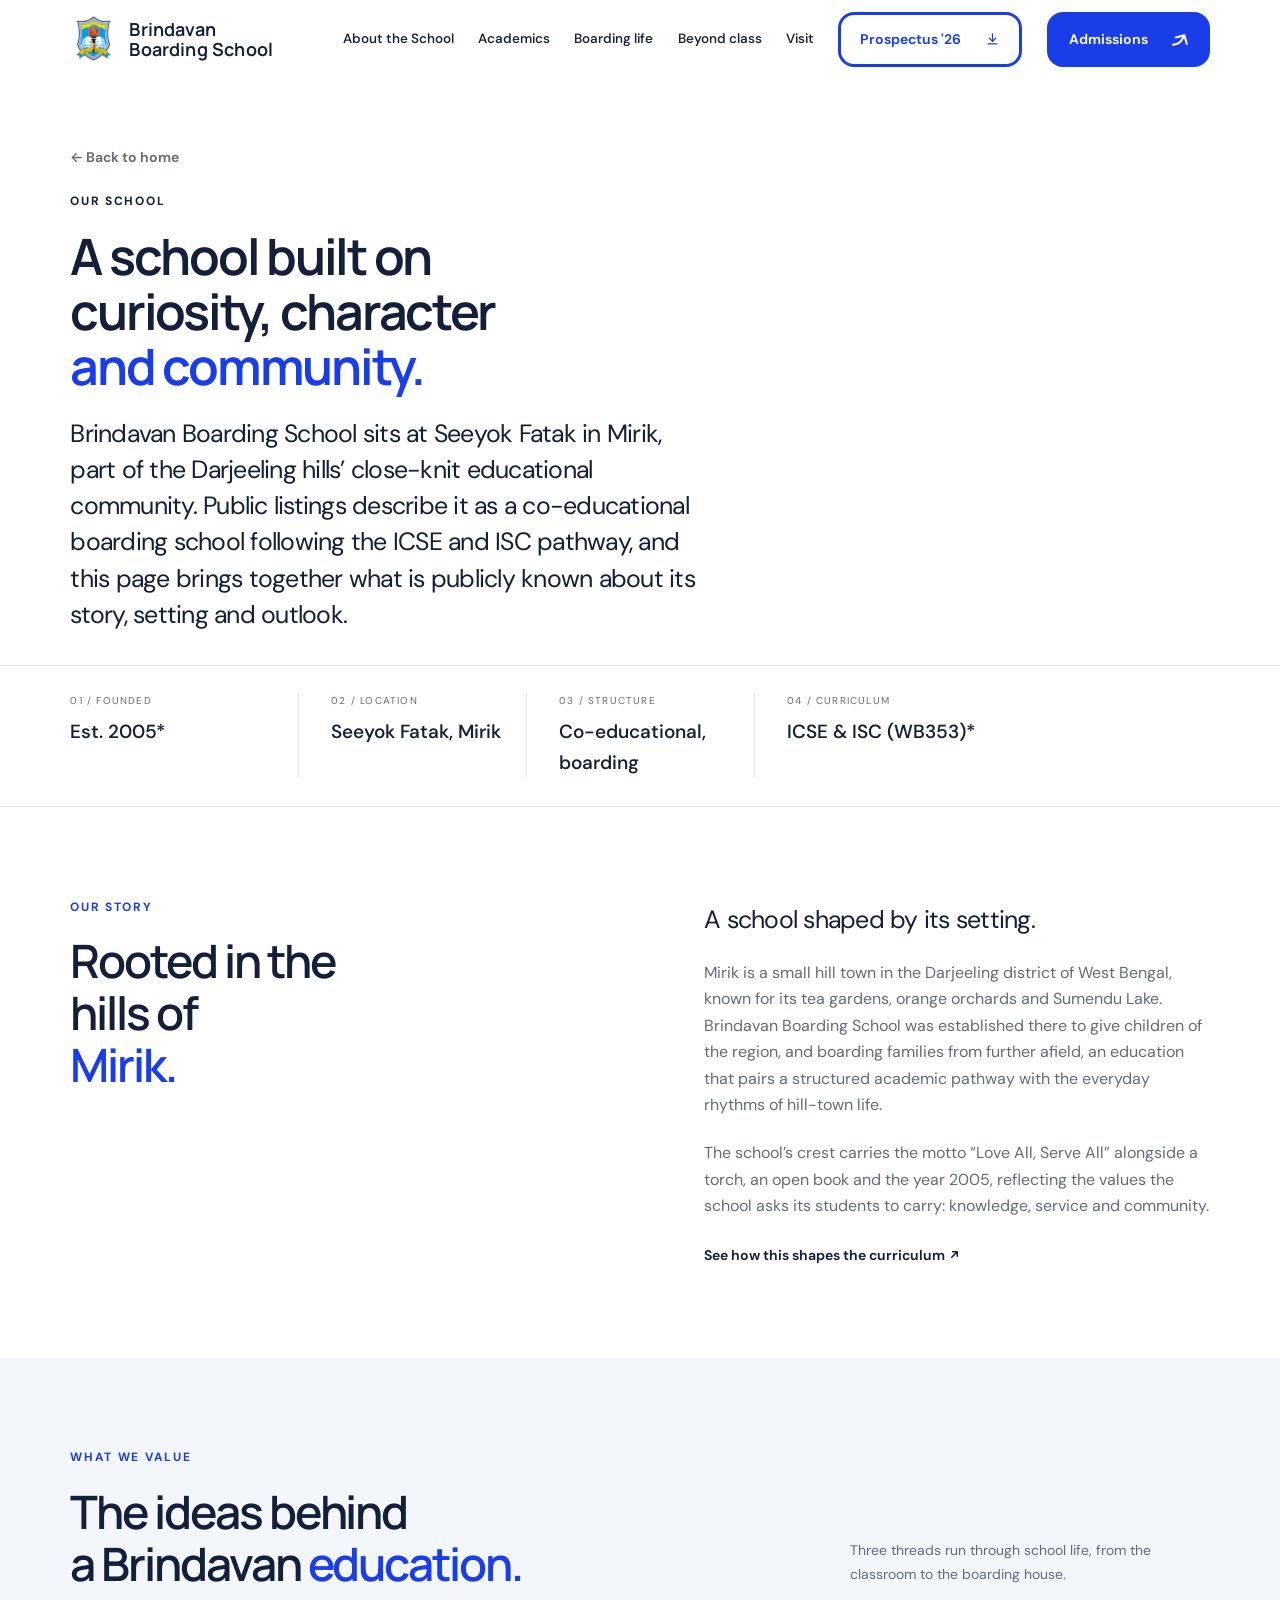
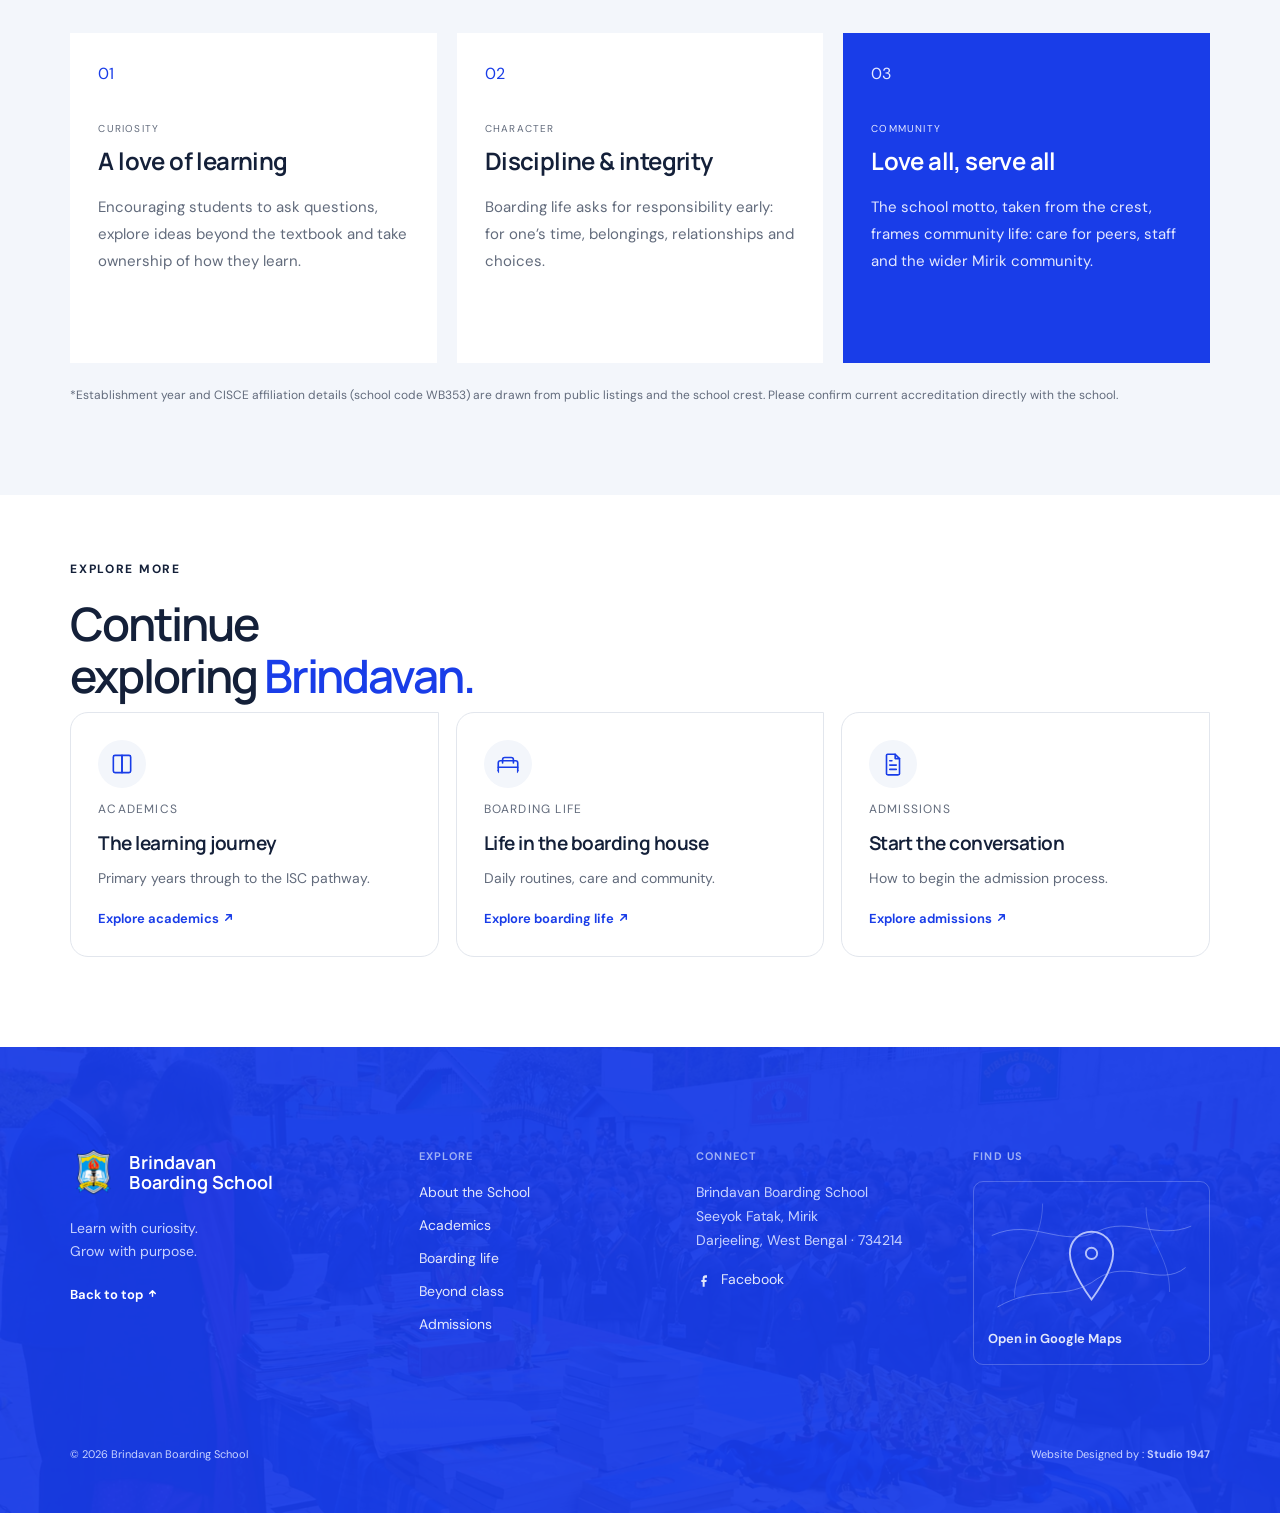
<file: about.html>
<!doctype html><html lang="en"><head><meta charset="utf-8"><meta name="viewport" content="width=device-width, initial-scale=1"><title>About Brindavan Boarding School | Mirik</title><meta name="description" content="The story, setting and values behind Brindavan Boarding School in Seeyok Fatak, Mirik, Darjeeling."><meta property="og:title" content="About Brindavan Boarding School"><meta property="og:description" content="Rooted in the hills of Mirik: the story and values behind the school."><meta property="og:type" content="website"><meta name="twitter:card" content="summary"><link rel="icon" type="image/png" href="/logo.png"><link rel="stylesheet" href="/style.css"></head><body><a class="skip" href="#main">Skip to content</a><header><a class="brand" href="index.html" aria-label="Brindavan Boarding School home"><img class="logo" src="/logo.png" alt="Brindavan Boarding School crest"><span class="brand-name">Brindavan<span>Boarding School</span></span></a><button class="menu" aria-label="Open navigation" aria-expanded="false">Menu ☰</button><nav aria-label="Main navigation"><a href="about.html">About the School</a><a href="academics.html">Academics</a><a href="boarding.html">Boarding life</a><a href="life.html">Beyond class</a><a href="visit.html">Visit</a><button type="button" class="button outline small" data-open-prospectus>Prospectus '26 <svg width="15" height="15" viewBox="0 0 24 24" fill="none" stroke="currentColor" stroke-width="2" stroke-linecap="round" stroke-linejoin="round" aria-hidden="true"><path d="M12 3v12"/><path d="M7 10l5 5 5-5"/><path d="M5 19h14"/></svg></button><a class="button small" href="admissions.html">Admissions <span><svg class="swoosh-arrow" viewBox="0 0 36 26" fill="none" xmlns="http://www.w3.org/2000/svg" aria-hidden="true"><path d="M22.5084 11.7141L24.4576 12.8395L24.4576 12.8395L22.5084 11.7141ZM30.1455 1.66941C29.8238 0.468672 28.5896 -0.243902 27.3889 0.0778282L7.82173 5.32073C6.62099 5.64246 5.90842 6.87667 6.23015 8.0774C6.55188 9.27814 7.78608 9.99071 8.98682 9.66898L26.3798 5.00862L31.0402 22.4016C31.3619 23.6024 32.5961 24.3149 33.7968 23.9932C34.9976 23.6715 35.7102 22.4373 35.3884 21.2365L30.1455 1.66941ZM2.25098 21.1588C1.00788 21.1588 0.000159502 22.1665 0.000159502 23.4096C0.000159502 24.6527 1.00788 25.6604 2.25098 25.6604V23.4096V21.1588ZM22.5084 11.7141L24.4576 12.8395L29.9207 3.37737L27.9714 2.25195L26.0221 1.12654L20.5591 10.5887L22.5084 11.7141ZM22.5084 11.7141L20.5591 10.5887C16.7827 17.1295 9.80371 21.1588 2.25098 21.1588V23.4096V25.6604C11.412 25.6604 19.8771 20.7731 24.4576 12.8395L22.5084 11.7141Z" fill="currentColor"/></svg></span></a></nav></header><main id="main">
<section class="section page-intro"><a class="text-link" href="index.html"><span class="back-arrow">←</span> Back to home</a><p class="eyebrow">OUR SCHOOL</p><h1>A school built on<br>curiosity, character<br><em>and community.</em></h1><p class="lead">Brindavan Boarding School sits at Seeyok Fatak in Mirik, part of the Darjeeling hills’ close-knit educational community. Public listings describe it as a co-educational boarding school following the ICSE and ISC pathway, and this page brings together what is publicly known about its story, setting and outlook.</p></section>
<div class="facts"><div><span>01 / FOUNDED</span><strong>Est. 2005*</strong></div><div><span>02 / LOCATION</span><strong>Seeyok Fatak, Mirik</strong></div><div><span>03 / STRUCTURE</span><strong>Co-educational, boarding</strong></div><div><span>04 / CURRICULUM</span><strong>ICSE & ISC (WB353)*</strong></div></div>
<section class="section about"><div><p class="eyebrow">OUR STORY</p><h2>Rooted in the<br>hills of<br><em>Mirik.</em></h2></div><div class="about-copy"><p class="lead">A school shaped by its setting.</p><p>Mirik is a small hill town in the Darjeeling district of West Bengal, known for its tea gardens, orange orchards and Sumendu Lake. Brindavan Boarding School was established there to give children of the region, and boarding families from further afield, an education that pairs a structured academic pathway with the everyday rhythms of hill-town life.</p><p>The school’s crest carries the motto “Love All, Serve All” alongside a torch, an open book and the year 2005, reflecting the values the school asks its students to carry: knowledge, service and community.</p><a href="academics.html" class="text-link">See how this shapes the curriculum <svg class="icon-arrow" width="13" height="13" viewBox="0 0 14 14" fill="none" xmlns="http://www.w3.org/2000/svg" aria-hidden="true"><path d="M4 10L10 4M10 4H5M10 4V9" stroke="currentColor" stroke-width="1.6" stroke-linecap="round" stroke-linejoin="round"/></svg></a></div></section>
<section class="section academics"><div class="section-heading"><div><p class="eyebrow">WHAT WE VALUE</p><h2>The ideas behind<br>a Brindavan <em>education.</em></h2></div><p>Three threads run through school life, from the classroom to the boarding house.</p></div><div class="academic-grid"><article><span class="card-number">01</span><span class="stage">CURIOSITY</span><h3>A love of learning</h3><p>Encouraging students to ask questions, explore ideas beyond the textbook and take ownership of how they learn.</p></article><article><span class="card-number">02</span><span class="stage">CHARACTER</span><h3>Discipline & integrity</h3><p>Boarding life asks for responsibility early: for one’s time, belongings, relationships and choices.</p></article><article class="blue-card"><span class="card-number">03</span><span class="stage">COMMUNITY</span><h3>Love all, serve all</h3><p>The school motto, taken from the crest, frames community life: care for peers, staff and the wider Mirik community.</p></article></div><p class="footnote">*Establishment year and CISCE affiliation details (school code WB353) are drawn from public listings and the school crest. Please confirm current accreditation directly with the school.</p></section>
<section class="section page-intro"><p class="eyebrow">EXPLORE MORE</p><h2>Continue<br>exploring <em>Brindavan.</em></h2></section>
<section class="section" style="padding-top:0"><div class="quick-links"><a href="academics.html"><svg class="qlink-icon" viewBox="0 0 24 24" fill="none" xmlns="http://www.w3.org/2000/svg" stroke="currentColor" stroke-width="1.5" stroke-linecap="round" stroke-linejoin="round" aria-hidden="true"><path d="M4 5.5C4 4.7 4.7 4 5.5 4H12v16H5.5C4.7 20 4 19.3 4 18.5v-13Z"/><path d="M20 5.5c0-.8-.7-1.5-1.5-1.5H12v16h6.5c.8 0 1.5-.7 1.5-1.5v-13Z"/></svg><span>ACADEMICS</span><h3>The learning journey</h3><p>Primary years through to the ISC pathway.</p><em>Explore academics <svg class="icon-arrow" width="13" height="13" viewBox="0 0 14 14" fill="none" xmlns="http://www.w3.org/2000/svg" aria-hidden="true"><path d="M4 10L10 4M10 4H5M10 4V9" stroke="currentColor" stroke-width="1.6" stroke-linecap="round" stroke-linejoin="round"/></svg></em></a><a href="boarding.html"><svg class="qlink-icon" viewBox="0 0 24 24" fill="none" xmlns="http://www.w3.org/2000/svg" stroke="currentColor" stroke-width="1.5" stroke-linecap="round" stroke-linejoin="round" aria-hidden="true"><path d="M3 18v-7a2 2 0 0 1 2-2h14a2 2 0 0 1 2 2v7"/><path d="M3 15h18"/><path d="M7 11V8a2 2 0 0 1 2-2h6a2 2 0 0 1 2 2v3"/><path d="M3 18v2M21 18v2"/></svg><span>BOARDING LIFE</span><h3>Life in the boarding house</h3><p>Daily routines, care and community.</p><em>Explore boarding life <svg class="icon-arrow" width="13" height="13" viewBox="0 0 14 14" fill="none" xmlns="http://www.w3.org/2000/svg" aria-hidden="true"><path d="M4 10L10 4M10 4H5M10 4V9" stroke="currentColor" stroke-width="1.6" stroke-linecap="round" stroke-linejoin="round"/></svg></em></a><a href="admissions.html"><svg class="qlink-icon" viewBox="0 0 24 24" fill="none" xmlns="http://www.w3.org/2000/svg" stroke="currentColor" stroke-width="1.5" stroke-linecap="round" stroke-linejoin="round" aria-hidden="true"><path d="M7 3h7l4 4v14a1 1 0 0 1-1 1H7a1 1 0 0 1-1-1V4a1 1 0 0 1 1-1Z"/><path d="M14 3v4h4"/><path d="M9 13h6M9 17h6M9 9h2"/></svg><span>ADMISSIONS</span><h3>Start the conversation</h3><p>How to begin the admission process.</p><em>Explore admissions <svg class="icon-arrow" width="13" height="13" viewBox="0 0 14 14" fill="none" xmlns="http://www.w3.org/2000/svg" aria-hidden="true"><path d="M4 10L10 4M10 4H5M10 4V9" stroke="currentColor" stroke-width="1.6" stroke-linecap="round" stroke-linejoin="round"/></svg></em></a></div></section>
</main><footer><div class="footer-top"><div class="footer-brand"><a class="brand" href="index.html"><img class="logo" src="/logo.png" alt="Brindavan Boarding School crest"><span class="brand-name">Brindavan<span>Boarding School</span></span></a><p>Learn with curiosity.<br>Grow with purpose.</p><a href="#main" class="text-link">Back to top <svg class="icon-arrow" width="13" height="13" viewBox="0 0 14 14" fill="none" xmlns="http://www.w3.org/2000/svg" aria-hidden="true"><path d="M7 10V4M7 4L4 7M7 4L10 7" stroke="currentColor" stroke-width="1.6" stroke-linecap="round" stroke-linejoin="round"/></svg></a></div><div class="footer-col"><h4>EXPLORE</h4><a href="about.html">About the School</a><a href="academics.html">Academics</a><a href="boarding.html">Boarding life</a><a href="life.html">Beyond class</a><a href="admissions.html">Admissions</a></div><div class="footer-col footer-social"><h4>CONNECT</h4><address>Brindavan Boarding School<br>Seeyok Fatak, Mirik<br>Darjeeling, West Bengal &middot; 734214</address><a href="https://www.facebook.com/p/Brindavan-boarding-school-61574700620509/" target="_blank" rel="noopener"><svg width="16" height="16" viewBox="0 0 24 24" fill="none" xmlns="http://www.w3.org/2000/svg" aria-hidden="true"><path d="M16 8.5h-2c-.5 0-1 .5-1 1.2V12h3l-.4 3h-2.6v7h-3v-7H8v-3h2V9.3C10 7 11.6 5 14 5h2.5v3.5Z" fill="currentColor"/></svg> Facebook</a></div><div class="footer-col"><h4>FIND US</h4><a class="footer-map" href="https://www.google.com/maps/search/?api=1&amp;query=Brindavan+Boarding+School+Seeyok+Fatak+Mirik" target="_blank" rel="noopener"><svg viewBox="0 0 220 130" fill="none" xmlns="http://www.w3.org/2000/svg" aria-hidden="true">
<path d="M4 42C48 22 78 57 118 37C150 22 180 47 216 32" stroke="currentColor" stroke-width="1" stroke-opacity=".45"/>
<path d="M10 118C53 93 83 113 116 88C148 66 183 98 210 76" stroke="currentColor" stroke-width="1" stroke-opacity=".45"/>
<path d="M58 8C58 52 28 72 28 108" stroke="currentColor" stroke-width="1" stroke-opacity=".3"/>
<path d="M168 12C168 48 193 62 193 102" stroke="currentColor" stroke-width="1" stroke-opacity=".3"/>
<path d="M110 38C123 38 133 48 133 61C133 80 110 110 110 110C110 110 87 80 87 61C87 48 97 38 110 38Z" stroke="currentColor" stroke-width="2"/>
<circle cx="110" cy="61" r="6" stroke="currentColor" stroke-width="2"/>
</svg><span>Open in Google Maps</span></a></div></div><div class="footer-bottom"><span>© <span id="year">2026</span> Brindavan Boarding School</span><span>Website Designed by : <a class="credit-link" href="https://www.1947.io" target="_blank" rel="noopener">Studio 1947</a></span></div></footer><script src="/script.js" defer></script><div class="modal-overlay" id="prospectus-modal" hidden><div class="modal-box" role="dialog" aria-modal="true" aria-labelledby="prospectus-title"><button type="button" class="modal-close" data-close-prospectus aria-label="Close">&times;</button><h3 id="prospectus-title">Get the Prospectus</h3><p>Share your details and we will send you the prospectus on WhatsApp.</p><form id="prospectus-form"><label>Full name<input type="text" name="name" required></label><label>WhatsApp number<input type="tel" name="whatsapp" required placeholder="+91 XXXXX XXXXX"></label><button type="submit" class="button">Send request</button></form></div></div></body></html>
</file>
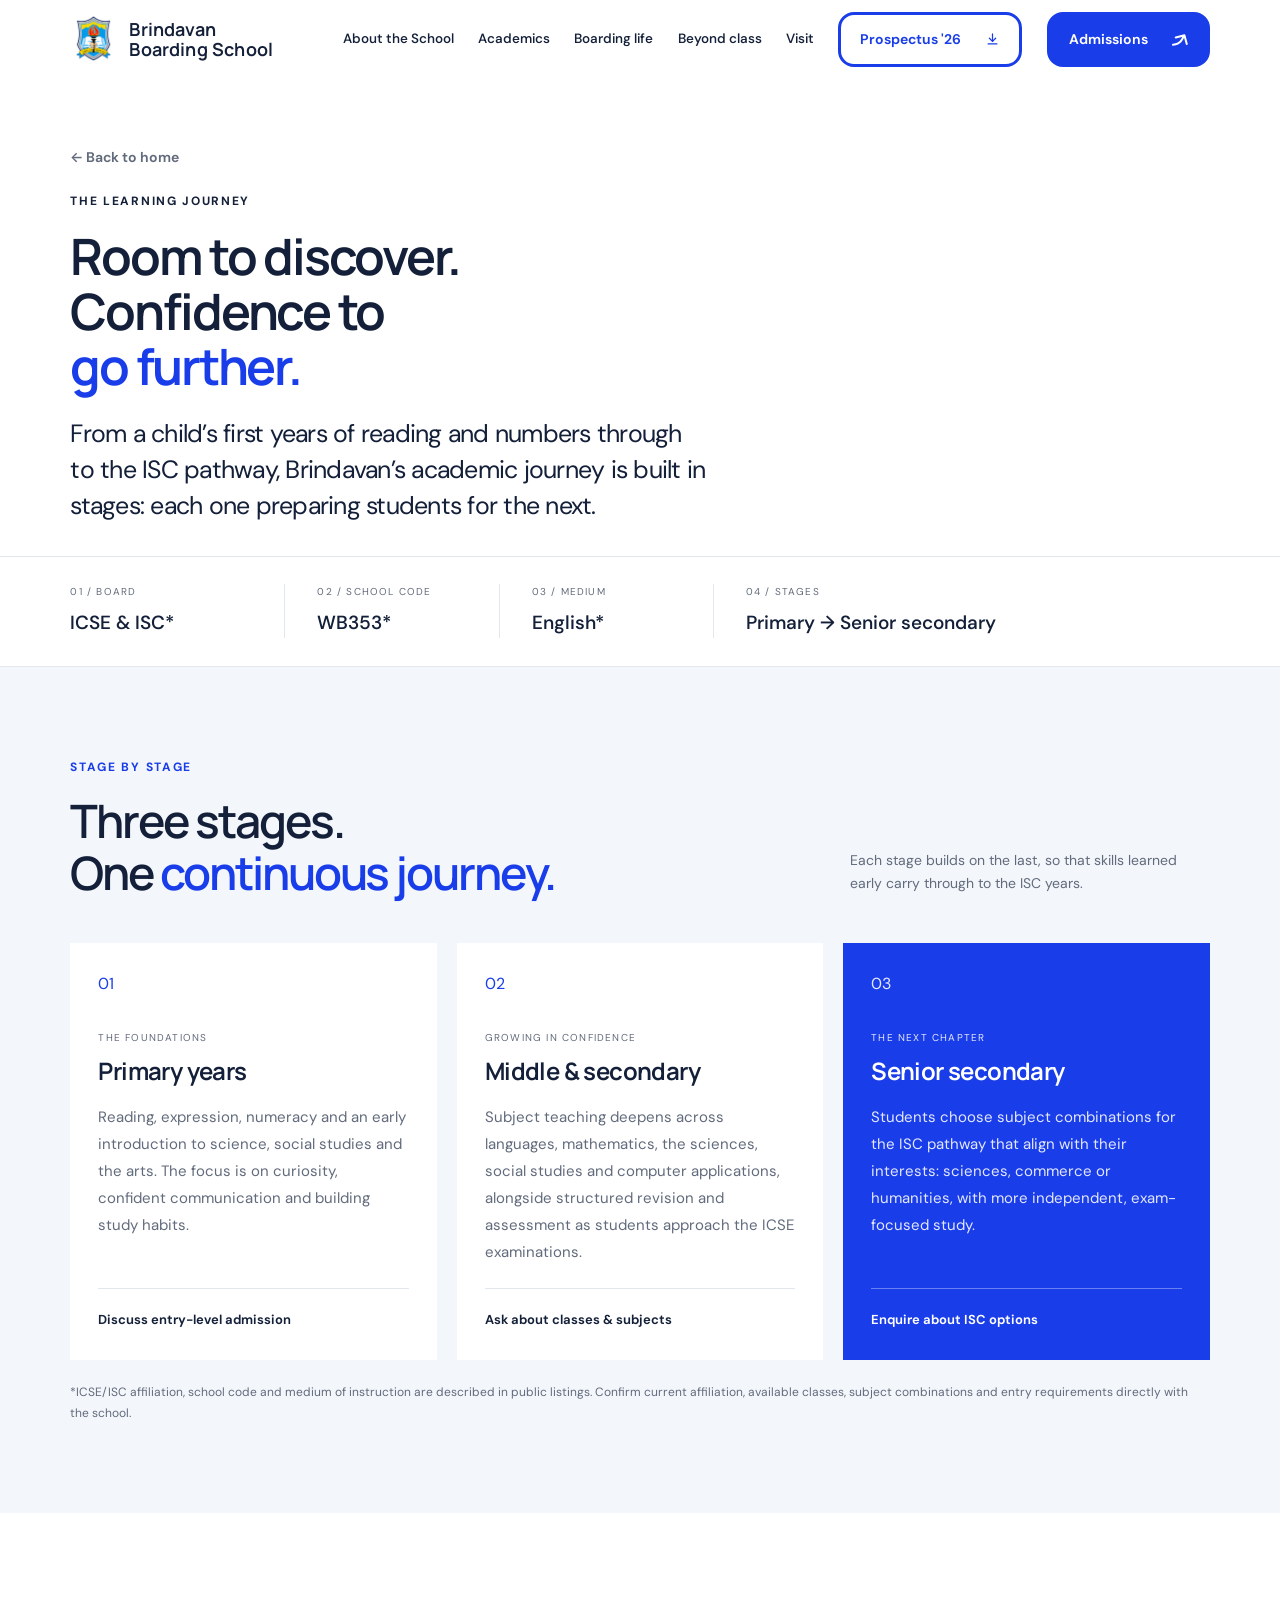
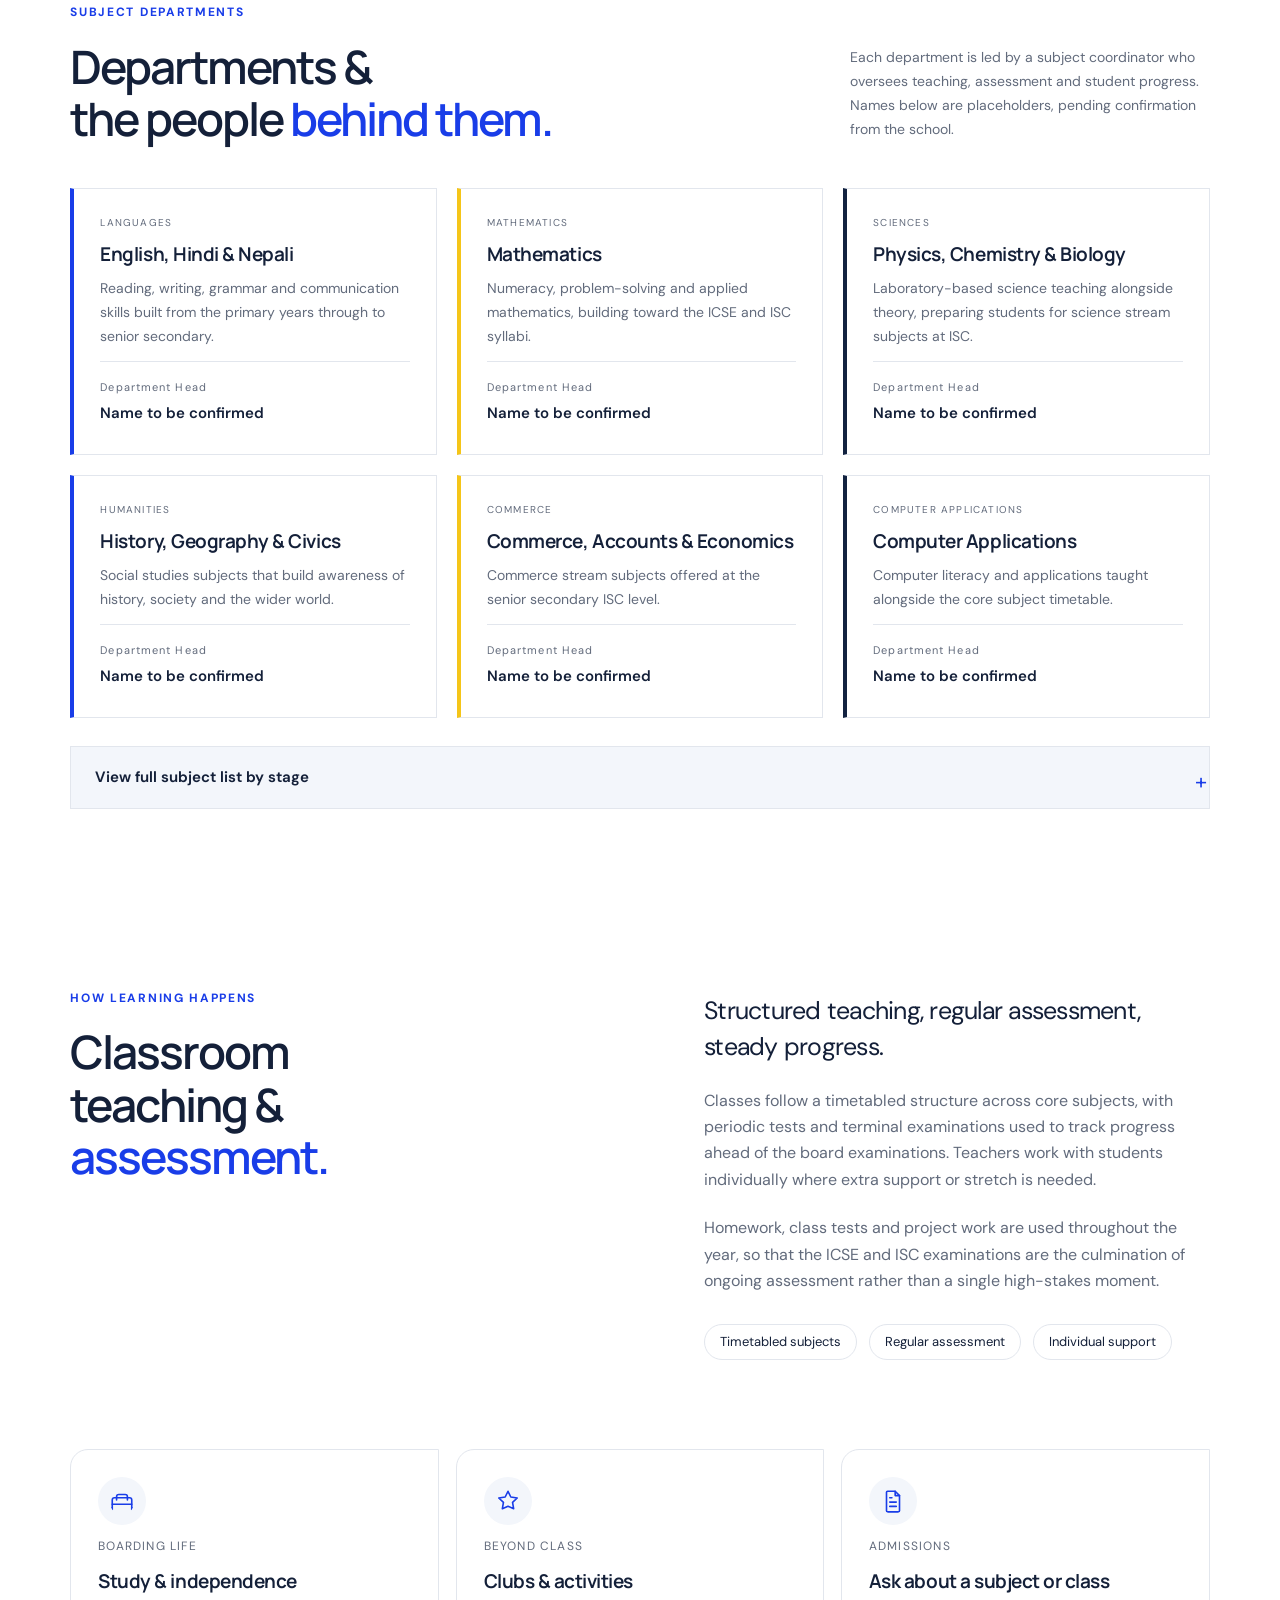
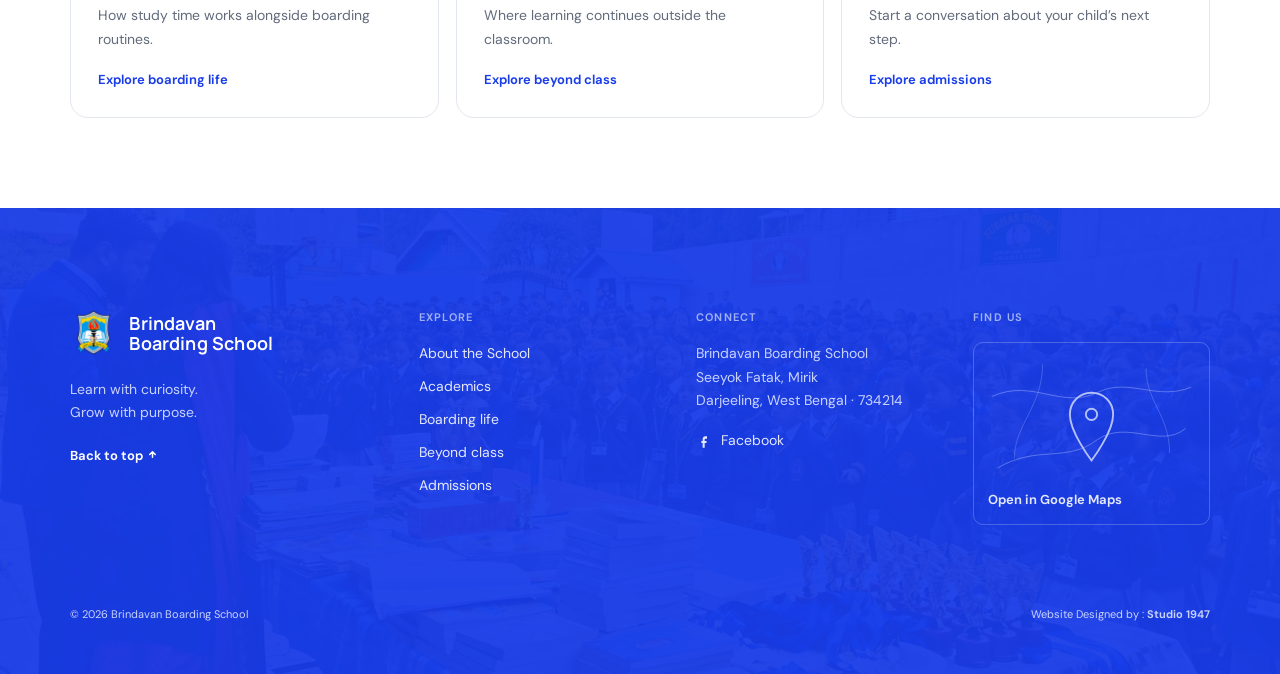
<file: academics.html>
<!doctype html><html lang="en"><head><meta charset="utf-8"><meta name="viewport" content="width=device-width, initial-scale=1"><title>Academics | Brindavan Boarding School</title><meta name="description" content="The academic pathway at Brindavan Boarding School, Mirik: primary years through to the ICSE and ISC stages."><meta property="og:title" content="Academics at Brindavan Boarding School"><meta property="og:description" content="Primary years through to the ISC pathway: the academic journey at Brindavan."><meta property="og:type" content="website"><meta name="twitter:card" content="summary"><link rel="icon" type="image/png" href="/logo.png"><link rel="stylesheet" href="/style.css"></head><body><a class="skip" href="#main">Skip to content</a><header><a class="brand" href="index.html" aria-label="Brindavan Boarding School home"><img class="logo" src="/logo.png" alt="Brindavan Boarding School crest"><span class="brand-name">Brindavan<span>Boarding School</span></span></a><button class="menu" aria-label="Open navigation" aria-expanded="false">Menu ☰</button><nav aria-label="Main navigation"><a href="about.html">About the School</a><a href="academics.html">Academics</a><a href="boarding.html">Boarding life</a><a href="life.html">Beyond class</a><a href="visit.html">Visit</a><button type="button" class="button outline small" data-open-prospectus>Prospectus '26 <svg width="15" height="15" viewBox="0 0 24 24" fill="none" stroke="currentColor" stroke-width="2" stroke-linecap="round" stroke-linejoin="round" aria-hidden="true"><path d="M12 3v12"/><path d="M7 10l5 5 5-5"/><path d="M5 19h14"/></svg></button><a class="button small" href="admissions.html">Admissions <span><svg class="swoosh-arrow" viewBox="0 0 36 26" fill="none" xmlns="http://www.w3.org/2000/svg" aria-hidden="true"><path d="M22.5084 11.7141L24.4576 12.8395L24.4576 12.8395L22.5084 11.7141ZM30.1455 1.66941C29.8238 0.468672 28.5896 -0.243902 27.3889 0.0778282L7.82173 5.32073C6.62099 5.64246 5.90842 6.87667 6.23015 8.0774C6.55188 9.27814 7.78608 9.99071 8.98682 9.66898L26.3798 5.00862L31.0402 22.4016C31.3619 23.6024 32.5961 24.3149 33.7968 23.9932C34.9976 23.6715 35.7102 22.4373 35.3884 21.2365L30.1455 1.66941ZM2.25098 21.1588C1.00788 21.1588 0.000159502 22.1665 0.000159502 23.4096C0.000159502 24.6527 1.00788 25.6604 2.25098 25.6604V23.4096V21.1588ZM22.5084 11.7141L24.4576 12.8395L29.9207 3.37737L27.9714 2.25195L26.0221 1.12654L20.5591 10.5887L22.5084 11.7141ZM22.5084 11.7141L20.5591 10.5887C16.7827 17.1295 9.80371 21.1588 2.25098 21.1588V23.4096V25.6604C11.412 25.6604 19.8771 20.7731 24.4576 12.8395L22.5084 11.7141Z" fill="currentColor"/></svg></span></a></nav></header><main id="main">
<section class="section page-intro"><a class="text-link" href="index.html"><span class="back-arrow">←</span> Back to home</a><p class="eyebrow">THE LEARNING JOURNEY</p><h1>Room to discover.<br>Confidence to<br><em>go further.</em></h1><p class="lead">From a child’s first years of reading and numbers through to the ISC pathway, Brindavan’s academic journey is built in stages: each one preparing students for the next.</p></section>
<div class="facts"><div><span>01 / BOARD</span><strong>ICSE & ISC*</strong></div><div><span>02 / SCHOOL CODE</span><strong>WB353*</strong></div><div><span>03 / MEDIUM</span><strong>English*</strong></div><div><span>04 / STAGES</span><strong class="nowrap-fact">Primary → Senior secondary</strong></div></div>
<section class="section academics"><div class="section-heading"><div><p class="eyebrow">STAGE BY STAGE</p><h2>Three stages.<br>One <em>continuous journey.</em></h2></div><p>Each stage builds on the last, so that skills learned early carry through to the ISC years.</p></div><div class="academic-grid"><article><span class="card-number">01</span><span class="stage">THE FOUNDATIONS</span><h3>Primary years</h3><p>Reading, expression, numeracy and an early introduction to science, social studies and the arts. The focus is on curiosity, confident communication and building study habits.</p><a href="admissions.html">Discuss entry-level admission</a></article><article><span class="card-number">02</span><span class="stage">GROWING IN CONFIDENCE</span><h3>Middle & secondary</h3><p>Subject teaching deepens across languages, mathematics, the sciences, social studies and computer applications, alongside structured revision and assessment as students approach the ICSE examinations.</p><a href="admissions.html">Ask about classes & subjects</a></article><article class="blue-card"><span class="card-number">03</span><span class="stage">THE NEXT CHAPTER</span><h3>Senior secondary</h3><p>Students choose subject combinations for the ISC pathway that align with their interests: sciences, commerce or humanities, with more independent, exam-focused study.</p><a href="admissions.html">Enquire about ISC options</a></article></div><p class="footnote">*ICSE/ISC affiliation, school code and medium of instruction are described in public listings. Confirm current affiliation, available classes, subject combinations and entry requirements directly with the school.</p></section>
<section class="section"><div class="section-heading"><div><p class="eyebrow">SUBJECT DEPARTMENTS</p><h2>Departments &<br>the people <em>behind them.</em></h2></div><p>Each department is led by a subject coordinator who oversees teaching, assessment and student progress. Names below are placeholders, pending confirmation from the school.</p></div><div class="dept-grid"><article class="dept-card"><span class="dept-tag">LANGUAGES</span><h3>English, Hindi &amp; Nepali</h3><p class="dept-lead">Reading, writing, grammar and communication skills built from the primary years through to senior secondary.</p><div class="dept-person"><span class="dept-person-role">Department Head</span><strong>Name to be confirmed</strong></div></article><article class="dept-card dept-c2"><span class="dept-tag">MATHEMATICS</span><h3>Mathematics</h3><p class="dept-lead">Numeracy, problem-solving and applied mathematics, building toward the ICSE and ISC syllabi.</p><div class="dept-person"><span class="dept-person-role">Department Head</span><strong>Name to be confirmed</strong></div></article><article class="dept-card dept-c3"><span class="dept-tag">SCIENCES</span><h3>Physics, Chemistry &amp; Biology</h3><p class="dept-lead">Laboratory-based science teaching alongside theory, preparing students for science stream subjects at ISC.</p><div class="dept-person"><span class="dept-person-role">Department Head</span><strong>Name to be confirmed</strong></div></article><article class="dept-card"><span class="dept-tag">HUMANITIES</span><h3>History, Geography &amp; Civics</h3><p class="dept-lead">Social studies subjects that build awareness of history, society and the wider world.</p><div class="dept-person"><span class="dept-person-role">Department Head</span><strong>Name to be confirmed</strong></div></article><article class="dept-card dept-c2"><span class="dept-tag">COMMERCE</span><h3>Commerce, Accounts &amp; Economics</h3><p class="dept-lead">Commerce stream subjects offered at the senior secondary ISC level.</p><div class="dept-person"><span class="dept-person-role">Department Head</span><strong>Name to be confirmed</strong></div></article><article class="dept-card dept-c3"><span class="dept-tag">COMPUTER APPLICATIONS</span><h3>Computer Applications</h3><p class="dept-lead">Computer literacy and applications taught alongside the core subject timetable.</p><div class="dept-person"><span class="dept-person-role">Department Head</span><strong>Name to be confirmed</strong></div></article></div><details class="subject-dropdown"><summary>View full subject list by stage</summary><div class="subject-dropdown-body"><div><h4>PRIMARY YEARS</h4><ul><li>English</li><li>Hindi / Nepali</li><li>Mathematics</li><li>Environmental Studies</li><li>Computer Applications</li><li>Art &amp; Craft</li></ul></div><div><h4>MIDDLE &amp; SECONDARY</h4><ul><li>English</li><li>Second Language</li><li>Mathematics</li><li>Physics</li><li>Chemistry</li><li>Biology</li><li>History &amp; Civics</li><li>Geography</li><li>Computer Applications</li></ul></div><div><h4>SENIOR SECONDARY (ISC)</h4><ul><li>English</li><li>Physics / Accounts / History</li><li>Chemistry / Commerce / Political Science</li><li>Biology / Economics / Geography</li><li>Mathematics / Computer Science</li></ul></div></div></details></section>
<section class="section about"><div><p class="eyebrow">HOW LEARNING HAPPENS</p><h2>Classroom<br>teaching &<br><em>assessment.</em></h2></div><div class="about-copy"><p class="lead">Structured teaching, regular assessment, steady progress.</p><p>Classes follow a timetabled structure across core subjects, with periodic tests and terminal examinations used to track progress ahead of the board examinations. Teachers work with students individually where extra support or stretch is needed.</p><p>Homework, class tests and project work are used throughout the year, so that the ICSE and ISC examinations are the culmination of ongoing assessment rather than a single high-stakes moment.</p><div class="values"><span>Timetabled subjects</span><span>Regular assessment</span><span>Individual support</span></div></div></section>
<section class="section" style="padding-top:0"><div class="quick-links"><a href="boarding.html"><svg class="qlink-icon" viewBox="0 0 24 24" fill="none" xmlns="http://www.w3.org/2000/svg" stroke="currentColor" stroke-width="1.5" stroke-linecap="round" stroke-linejoin="round" aria-hidden="true"><path d="M3 18v-7a2 2 0 0 1 2-2h14a2 2 0 0 1 2 2v7"/><path d="M3 15h18"/><path d="M7 11V8a2 2 0 0 1 2-2h6a2 2 0 0 1 2 2v3"/><path d="M3 18v2M21 18v2"/></svg><span>BOARDING LIFE</span><h3>Study & independence</h3><p>How study time works alongside boarding routines.</p><em>Explore boarding life</em></a><a href="life.html"><svg class="qlink-icon" viewBox="0 0 24 24" fill="none" xmlns="http://www.w3.org/2000/svg" stroke="currentColor" stroke-width="1.5" stroke-linecap="round" stroke-linejoin="round" aria-hidden="true"><path d="M12 3l2.6 5.3 5.9.9-4.3 4.1 1 5.8L12 16.8 6.8 19.1l1-5.8L3.5 9.2l5.9-.9L12 3Z"/></svg><span>BEYOND CLASS</span><h3>Clubs & activities</h3><p>Where learning continues outside the classroom.</p><em>Explore beyond class</em></a><a href="admissions.html"><svg class="qlink-icon" viewBox="0 0 24 24" fill="none" xmlns="http://www.w3.org/2000/svg" stroke="currentColor" stroke-width="1.5" stroke-linecap="round" stroke-linejoin="round" aria-hidden="true"><path d="M7 3h7l4 4v14a1 1 0 0 1-1 1H7a1 1 0 0 1-1-1V4a1 1 0 0 1 1-1Z"/><path d="M14 3v4h4"/><path d="M9 13h6M9 17h6M9 9h2"/></svg><span>ADMISSIONS</span><h3>Ask about a subject or class</h3><p>Start a conversation about your child’s next step.</p><em>Explore admissions</em></a></div></section>
</main><footer><div class="footer-top"><div class="footer-brand"><a class="brand" href="index.html"><img class="logo" src="/logo.png" alt="Brindavan Boarding School crest"><span class="brand-name">Brindavan<span>Boarding School</span></span></a><p>Learn with curiosity.<br>Grow with purpose.</p><a href="#main" class="text-link">Back to top <svg class="icon-arrow" width="13" height="13" viewBox="0 0 14 14" fill="none" xmlns="http://www.w3.org/2000/svg" aria-hidden="true"><path d="M7 10V4M7 4L4 7M7 4L10 7" stroke="currentColor" stroke-width="1.6" stroke-linecap="round" stroke-linejoin="round"/></svg></a></div><div class="footer-col"><h4>EXPLORE</h4><a href="about.html">About the School</a><a href="academics.html">Academics</a><a href="boarding.html">Boarding life</a><a href="life.html">Beyond class</a><a href="admissions.html">Admissions</a></div><div class="footer-col footer-social"><h4>CONNECT</h4><address>Brindavan Boarding School<br>Seeyok Fatak, Mirik<br>Darjeeling, West Bengal &middot; 734214</address><a href="https://www.facebook.com/p/Brindavan-boarding-school-61574700620509/" target="_blank" rel="noopener"><svg width="16" height="16" viewBox="0 0 24 24" fill="none" xmlns="http://www.w3.org/2000/svg" aria-hidden="true"><path d="M16 8.5h-2c-.5 0-1 .5-1 1.2V12h3l-.4 3h-2.6v7h-3v-7H8v-3h2V9.3C10 7 11.6 5 14 5h2.5v3.5Z" fill="currentColor"/></svg> Facebook</a></div><div class="footer-col"><h4>FIND US</h4><a class="footer-map" href="https://www.google.com/maps/search/?api=1&amp;query=Brindavan+Boarding+School+Seeyok+Fatak+Mirik" target="_blank" rel="noopener"><svg viewBox="0 0 220 130" fill="none" xmlns="http://www.w3.org/2000/svg" aria-hidden="true">
<path d="M4 42C48 22 78 57 118 37C150 22 180 47 216 32" stroke="currentColor" stroke-width="1" stroke-opacity=".45"/>
<path d="M10 118C53 93 83 113 116 88C148 66 183 98 210 76" stroke="currentColor" stroke-width="1" stroke-opacity=".45"/>
<path d="M58 8C58 52 28 72 28 108" stroke="currentColor" stroke-width="1" stroke-opacity=".3"/>
<path d="M168 12C168 48 193 62 193 102" stroke="currentColor" stroke-width="1" stroke-opacity=".3"/>
<path d="M110 38C123 38 133 48 133 61C133 80 110 110 110 110C110 110 87 80 87 61C87 48 97 38 110 38Z" stroke="currentColor" stroke-width="2"/>
<circle cx="110" cy="61" r="6" stroke="currentColor" stroke-width="2"/>
</svg><span>Open in Google Maps</span></a></div></div><div class="footer-bottom"><span>© <span id="year">2026</span> Brindavan Boarding School</span><span>Website Designed by : <a class="credit-link" href="https://www.1947.io" target="_blank" rel="noopener">Studio 1947</a></span></div></footer><script src="/script.js" defer></script><div class="modal-overlay" id="prospectus-modal" hidden><div class="modal-box" role="dialog" aria-modal="true" aria-labelledby="prospectus-title"><button type="button" class="modal-close" data-close-prospectus aria-label="Close">&times;</button><h3 id="prospectus-title">Get the Prospectus</h3><p>Share your details and we will send you the prospectus on WhatsApp.</p><form id="prospectus-form"><label>Full name<input type="text" name="name" required></label><label>WhatsApp number<input type="tel" name="whatsapp" required placeholder="+91 XXXXX XXXXX"></label><button type="submit" class="button">Send request</button></form></div></div></body></html>
</file>
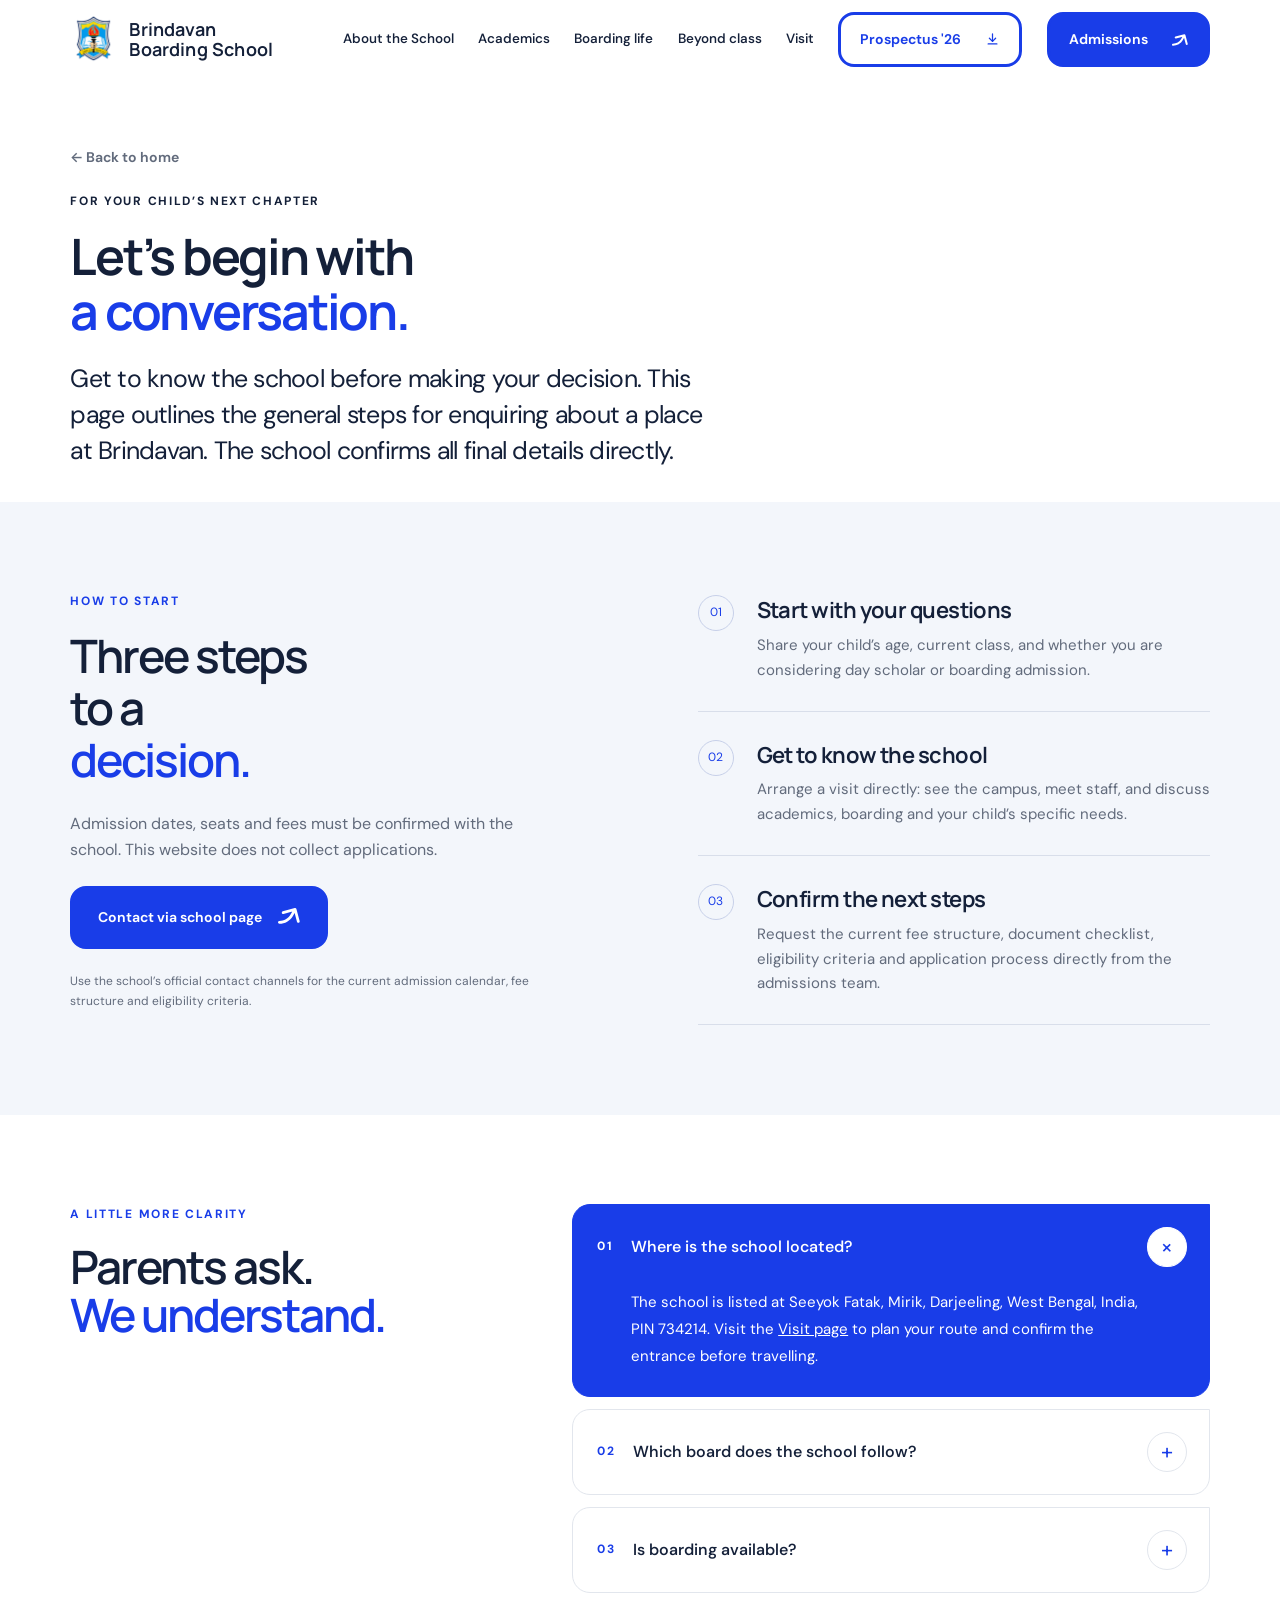
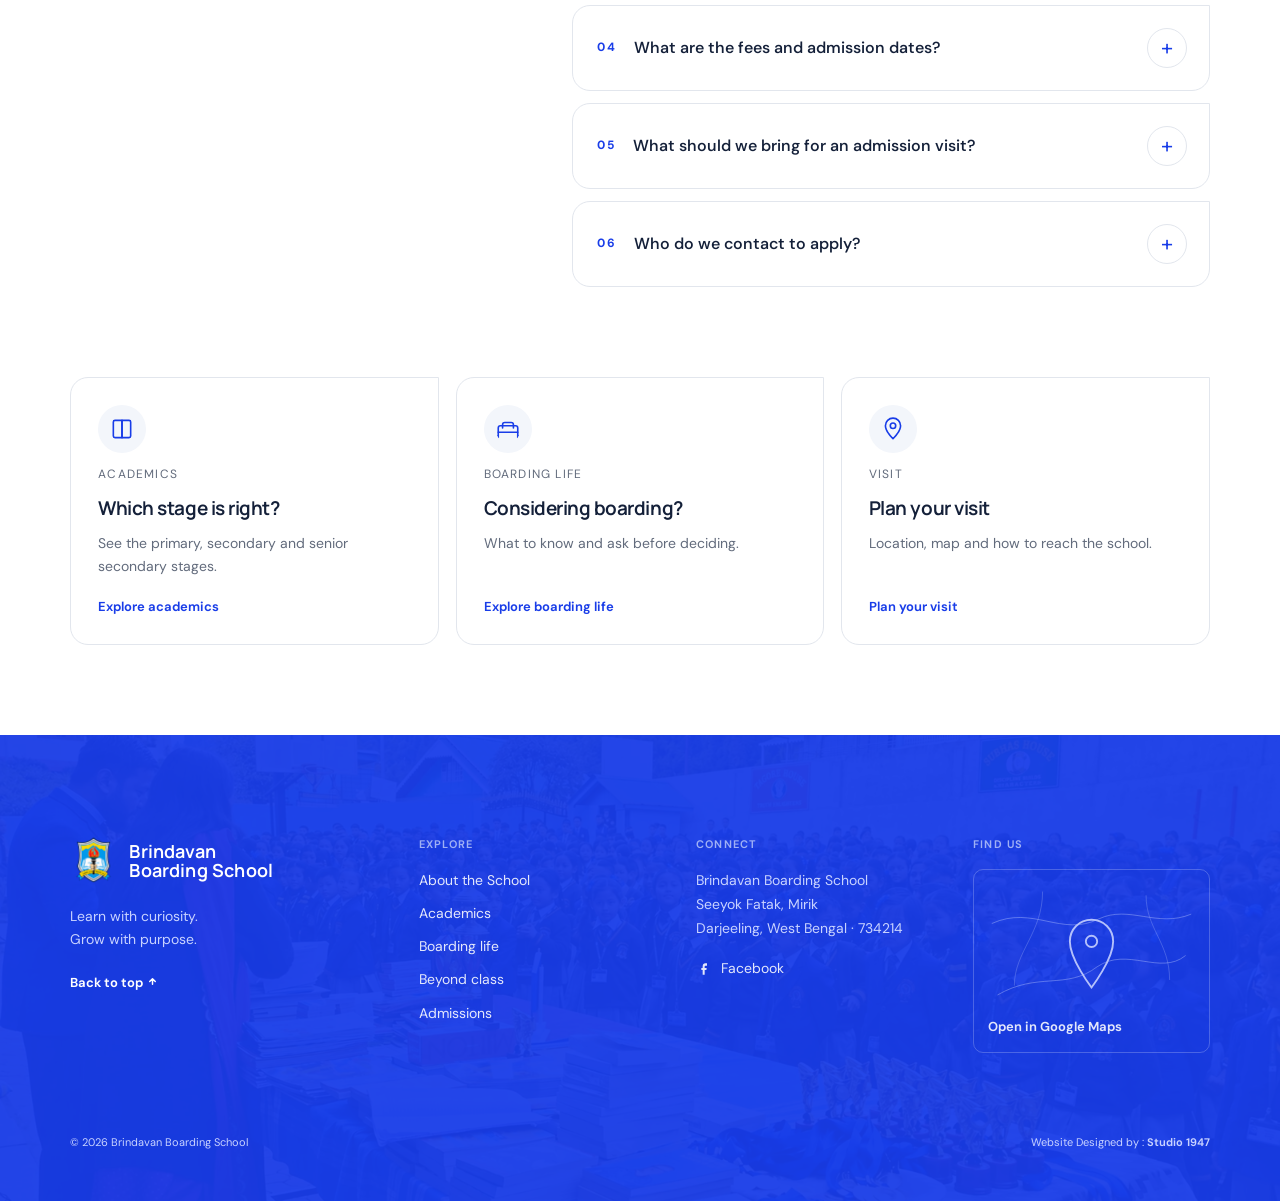
<file: admissions.html>
<!doctype html><html lang="en"><head><meta charset="utf-8"><meta name="viewport" content="width=device-width, initial-scale=1"><title>Admissions | Brindavan Boarding School</title><meta name="description" content="How to begin the admission process at Brindavan Boarding School, Mirik: steps, FAQs and how to get in touch."><meta property="og:title" content="Admissions at Brindavan Boarding School"><meta property="og:description" content="Let’s begin with a conversation: how admission works at Brindavan."><meta property="og:type" content="website"><meta name="twitter:card" content="summary"><link rel="icon" type="image/png" href="/logo.png"><link rel="stylesheet" href="/style.css"></head><body><a class="skip" href="#main">Skip to content</a><header><a class="brand" href="index.html" aria-label="Brindavan Boarding School home"><img class="logo" src="/logo.png" alt="Brindavan Boarding School crest"><span class="brand-name">Brindavan<span>Boarding School</span></span></a><button class="menu" aria-label="Open navigation" aria-expanded="false">Menu ☰</button><nav aria-label="Main navigation"><a href="about.html">About the School</a><a href="academics.html">Academics</a><a href="boarding.html">Boarding life</a><a href="life.html">Beyond class</a><a href="visit.html">Visit</a><button type="button" class="button outline small" data-open-prospectus>Prospectus '26 <svg width="15" height="15" viewBox="0 0 24 24" fill="none" stroke="currentColor" stroke-width="2" stroke-linecap="round" stroke-linejoin="round" aria-hidden="true"><path d="M12 3v12"/><path d="M7 10l5 5 5-5"/><path d="M5 19h14"/></svg></button><a class="button small" href="admissions.html">Admissions <span><svg class="swoosh-arrow" viewBox="0 0 36 26" fill="none" xmlns="http://www.w3.org/2000/svg" aria-hidden="true"><path d="M22.5084 11.7141L24.4576 12.8395L24.4576 12.8395L22.5084 11.7141ZM30.1455 1.66941C29.8238 0.468672 28.5896 -0.243902 27.3889 0.0778282L7.82173 5.32073C6.62099 5.64246 5.90842 6.87667 6.23015 8.0774C6.55188 9.27814 7.78608 9.99071 8.98682 9.66898L26.3798 5.00862L31.0402 22.4016C31.3619 23.6024 32.5961 24.3149 33.7968 23.9932C34.9976 23.6715 35.7102 22.4373 35.3884 21.2365L30.1455 1.66941ZM2.25098 21.1588C1.00788 21.1588 0.000159502 22.1665 0.000159502 23.4096C0.000159502 24.6527 1.00788 25.6604 2.25098 25.6604V23.4096V21.1588ZM22.5084 11.7141L24.4576 12.8395L29.9207 3.37737L27.9714 2.25195L26.0221 1.12654L20.5591 10.5887L22.5084 11.7141ZM22.5084 11.7141L20.5591 10.5887C16.7827 17.1295 9.80371 21.1588 2.25098 21.1588V23.4096V25.6604C11.412 25.6604 19.8771 20.7731 24.4576 12.8395L22.5084 11.7141Z" fill="currentColor"/></svg></span></a></nav></header><main id="main">
<section class="section page-intro"><a class="text-link" href="index.html"><span class="back-arrow">←</span> Back to home</a><p class="eyebrow">FOR YOUR CHILD’S NEXT CHAPTER</p><h1>Let’s begin with<br><em>a conversation.</em></h1><p class="lead">Get to know the school before making your decision. This page outlines the general steps for enquiring about a place at Brindavan. The school confirms all final details directly.</p></section>
<section class="section admissions"><div><p class="eyebrow">HOW TO START</p><h2>Three steps<br>to a<br><em>decision.</em></h2><p>Admission dates, seats and fees must be confirmed with the school. This website does not collect applications.</p><a class="button" href="https://www.facebook.com/p/Brindavan-boarding-school-61574700620509/" target="_blank" rel="noopener">Contact via school page <span><svg class="swoosh-arrow" viewBox="0 0 36 26" fill="none" xmlns="http://www.w3.org/2000/svg" aria-hidden="true"><path d="M22.5084 11.7141L24.4576 12.8395L24.4576 12.8395L22.5084 11.7141ZM30.1455 1.66941C29.8238 0.468672 28.5896 -0.243902 27.3889 0.0778282L7.82173 5.32073C6.62099 5.64246 5.90842 6.87667 6.23015 8.0774C6.55188 9.27814 7.78608 9.99071 8.98682 9.66898L26.3798 5.00862L31.0402 22.4016C31.3619 23.6024 32.5961 24.3149 33.7968 23.9932C34.9976 23.6715 35.7102 22.4373 35.3884 21.2365L30.1455 1.66941ZM2.25098 21.1588C1.00788 21.1588 0.000159502 22.1665 0.000159502 23.4096C0.000159502 24.6527 1.00788 25.6604 2.25098 25.6604V23.4096V21.1588ZM22.5084 11.7141L24.4576 12.8395L29.9207 3.37737L27.9714 2.25195L26.0221 1.12654L20.5591 10.5887L22.5084 11.7141ZM22.5084 11.7141L20.5591 10.5887C16.7827 17.1295 9.80371 21.1588 2.25098 21.1588V23.4096V25.6604C11.412 25.6604 19.8771 20.7731 24.4576 12.8395L22.5084 11.7141Z" fill="currentColor"/></svg></span></a><p class="footnote">Use the school’s official contact channels for the current admission calendar, fee structure and eligibility criteria.</p></div><ol class="steps"><li><span>01</span><div><h3>Start with your questions</h3><p>Share your child’s age, current class, and whether you are considering day scholar or boarding admission.</p></div></li><li><span>02</span><div><h3>Get to know the school</h3><p>Arrange a visit directly: see the campus, meet staff, and discuss academics, boarding and your child’s specific needs.</p></div></li><li><span>03</span><div><h3>Confirm the next steps</h3><p>Request the current fee structure, document checklist, eligibility criteria and application process directly from the admissions team.</p></div></li></ol></section>
<section class="section faq"><div><p class="eyebrow">A LITTLE MORE CLARITY</p><h2>Parents ask.<br><em>We understand.</em></h2></div><div><details name="faq" open><summary>Where is the school located?</summary><p>The school is listed at Seeyok Fatak, Mirik, Darjeeling, West Bengal, India, PIN 734214. Visit the <a href="visit.html">Visit page</a> to plan your route and confirm the entrance before travelling.</p></details><details name="faq"><summary>Which board does the school follow?</summary><p>Public listings identify ICSE and ISC, with CISCE school code WB353. Please confirm the current affiliation and class-specific availability directly with the school.</p></details><details name="faq"><summary>Is boarding available?</summary><p>The school is listed as a co-educational boarding school. See the <a href="boarding.html">Boarding Life page</a> and ask the school about current residential availability, age requirements, facilities and charges.</p></details><details name="faq"><summary>What are the fees and admission dates?</summary><p>A reliable current fee schedule and admission calendar were not available in the public sources reviewed. Request the latest written fee breakdown and admission dates directly from the school.</p></details><details name="faq"><summary>What should we bring for an admission visit?</summary><p>Ask the school for its official checklist first. It may be useful to have your child’s recent school reports and basic age and class details ready for the discussion.</p></details><details name="faq"><summary>Who do we contact to apply?</summary><p>Reach the school through its official social page, or plan an in-person visit to Seeyok Fatak, Mirik to speak with the admissions team directly.</p></details></div></section>
<section class="section" style="padding-top:0"><div class="quick-links"><a href="academics.html"><svg class="qlink-icon" viewBox="0 0 24 24" fill="none" xmlns="http://www.w3.org/2000/svg" stroke="currentColor" stroke-width="1.5" stroke-linecap="round" stroke-linejoin="round" aria-hidden="true"><path d="M4 5.5C4 4.7 4.7 4 5.5 4H12v16H5.5C4.7 20 4 19.3 4 18.5v-13Z"/><path d="M20 5.5c0-.8-.7-1.5-1.5-1.5H12v16h6.5c.8 0 1.5-.7 1.5-1.5v-13Z"/></svg><span>ACADEMICS</span><h3>Which stage is right?</h3><p>See the primary, secondary and senior secondary stages.</p><em>Explore academics</em></a><a href="boarding.html"><svg class="qlink-icon" viewBox="0 0 24 24" fill="none" xmlns="http://www.w3.org/2000/svg" stroke="currentColor" stroke-width="1.5" stroke-linecap="round" stroke-linejoin="round" aria-hidden="true"><path d="M3 18v-7a2 2 0 0 1 2-2h14a2 2 0 0 1 2 2v7"/><path d="M3 15h18"/><path d="M7 11V8a2 2 0 0 1 2-2h6a2 2 0 0 1 2 2v3"/><path d="M3 18v2M21 18v2"/></svg><span>BOARDING LIFE</span><h3>Considering boarding?</h3><p>What to know and ask before deciding.</p><em>Explore boarding life</em></a><a href="visit.html"><svg class="qlink-icon" viewBox="0 0 24 24" fill="none" xmlns="http://www.w3.org/2000/svg" stroke="currentColor" stroke-width="1.5" stroke-linecap="round" stroke-linejoin="round" aria-hidden="true"><path d="M12 21s7-7.2 7-12A7 7 0 0 0 5 9c0 4.8 7 12 7 12Z"/><circle cx="12" cy="9" r="2.5"/></svg><span>VISIT</span><h3>Plan your visit</h3><p>Location, map and how to reach the school.</p><em>Plan your visit</em></a></div></section>
</main><footer><div class="footer-top"><div class="footer-brand"><a class="brand" href="index.html"><img class="logo" src="/logo.png" alt="Brindavan Boarding School crest"><span class="brand-name">Brindavan<span>Boarding School</span></span></a><p>Learn with curiosity.<br>Grow with purpose.</p><a href="#main" class="text-link">Back to top <svg class="icon-arrow" width="13" height="13" viewBox="0 0 14 14" fill="none" xmlns="http://www.w3.org/2000/svg" aria-hidden="true"><path d="M7 10V4M7 4L4 7M7 4L10 7" stroke="currentColor" stroke-width="1.6" stroke-linecap="round" stroke-linejoin="round"/></svg></a></div><div class="footer-col"><h4>EXPLORE</h4><a href="about.html">About the School</a><a href="academics.html">Academics</a><a href="boarding.html">Boarding life</a><a href="life.html">Beyond class</a><a href="admissions.html">Admissions</a></div><div class="footer-col footer-social"><h4>CONNECT</h4><address>Brindavan Boarding School<br>Seeyok Fatak, Mirik<br>Darjeeling, West Bengal &middot; 734214</address><a href="https://www.facebook.com/p/Brindavan-boarding-school-61574700620509/" target="_blank" rel="noopener"><svg width="16" height="16" viewBox="0 0 24 24" fill="none" xmlns="http://www.w3.org/2000/svg" aria-hidden="true"><path d="M16 8.5h-2c-.5 0-1 .5-1 1.2V12h3l-.4 3h-2.6v7h-3v-7H8v-3h2V9.3C10 7 11.6 5 14 5h2.5v3.5Z" fill="currentColor"/></svg> Facebook</a></div><div class="footer-col"><h4>FIND US</h4><a class="footer-map" href="https://www.google.com/maps/search/?api=1&amp;query=Brindavan+Boarding+School+Seeyok+Fatak+Mirik" target="_blank" rel="noopener"><svg viewBox="0 0 220 130" fill="none" xmlns="http://www.w3.org/2000/svg" aria-hidden="true">
<path d="M4 42C48 22 78 57 118 37C150 22 180 47 216 32" stroke="currentColor" stroke-width="1" stroke-opacity=".45"/>
<path d="M10 118C53 93 83 113 116 88C148 66 183 98 210 76" stroke="currentColor" stroke-width="1" stroke-opacity=".45"/>
<path d="M58 8C58 52 28 72 28 108" stroke="currentColor" stroke-width="1" stroke-opacity=".3"/>
<path d="M168 12C168 48 193 62 193 102" stroke="currentColor" stroke-width="1" stroke-opacity=".3"/>
<path d="M110 38C123 38 133 48 133 61C133 80 110 110 110 110C110 110 87 80 87 61C87 48 97 38 110 38Z" stroke="currentColor" stroke-width="2"/>
<circle cx="110" cy="61" r="6" stroke="currentColor" stroke-width="2"/>
</svg><span>Open in Google Maps</span></a></div></div><div class="footer-bottom"><span>© <span id="year">2026</span> Brindavan Boarding School</span><span>Website Designed by : <a class="credit-link" href="https://www.1947.io" target="_blank" rel="noopener">Studio 1947</a></span></div></footer><script src="/script.js" defer></script><div class="modal-overlay" id="prospectus-modal" hidden><div class="modal-box" role="dialog" aria-modal="true" aria-labelledby="prospectus-title"><button type="button" class="modal-close" data-close-prospectus aria-label="Close">&times;</button><h3 id="prospectus-title">Get the Prospectus</h3><p>Share your details and we will send you the prospectus on WhatsApp.</p><form id="prospectus-form"><label>Full name<input type="text" name="name" required></label><label>WhatsApp number<input type="tel" name="whatsapp" required placeholder="+91 XXXXX XXXXX"></label><button type="submit" class="button">Send request</button></form></div></div></body></html>
</file>
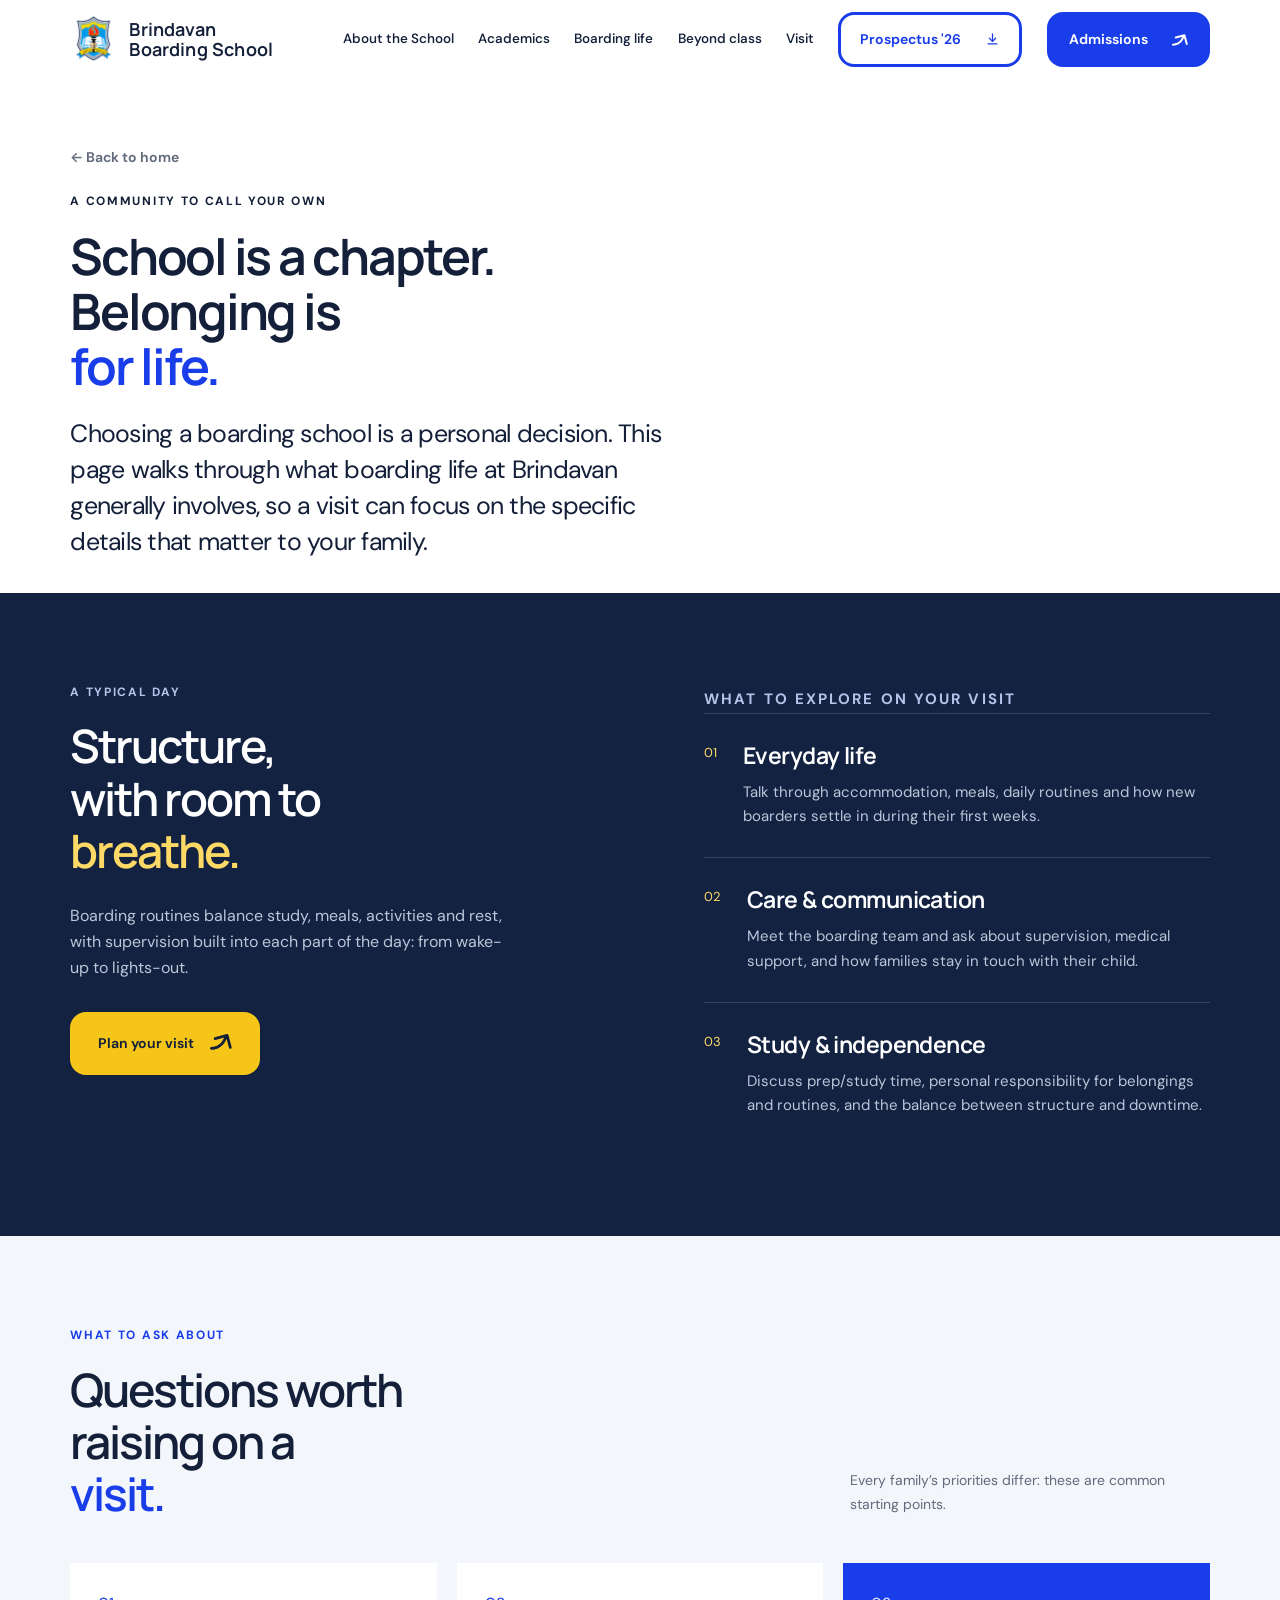
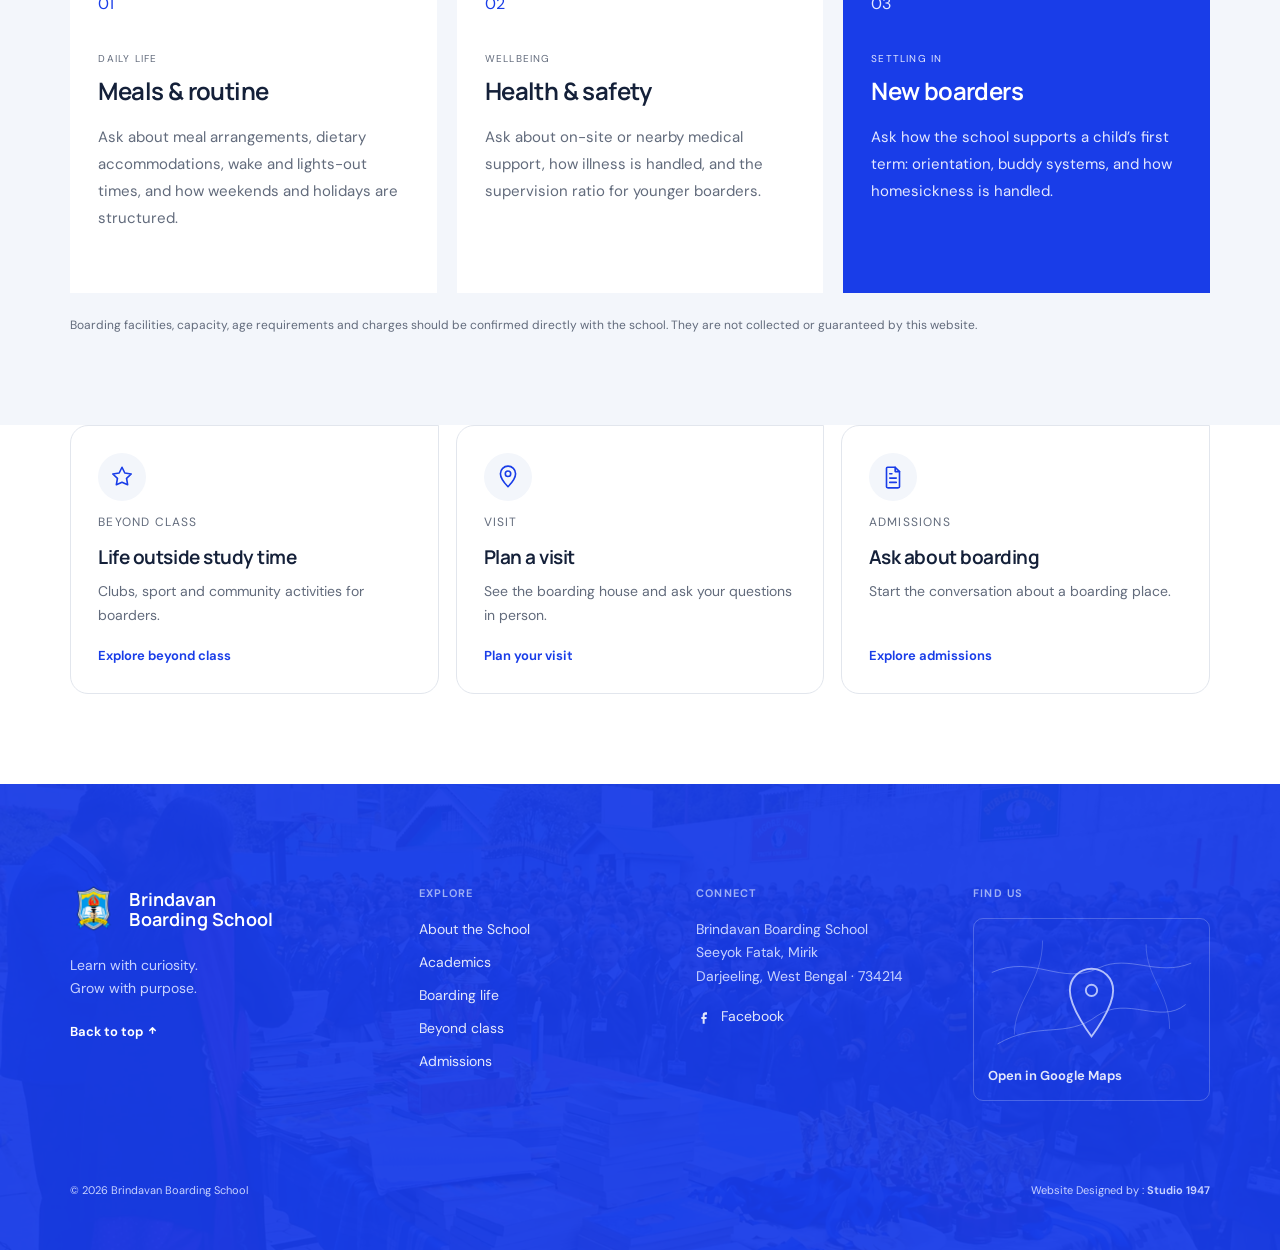
<file: boarding.html>
<!doctype html><html lang="en"><head><meta charset="utf-8"><meta name="viewport" content="width=device-width, initial-scale=1"><title>Boarding Life | Brindavan Boarding School</title><meta name="description" content="What to know about boarding life at Brindavan Boarding School in Mirik: daily routine, care and settling in."><meta property="og:title" content="Boarding Life at Brindavan Boarding School"><meta property="og:description" content="Everyday life, care and independence: boarding at Brindavan."><meta property="og:type" content="website"><meta name="twitter:card" content="summary"><link rel="icon" type="image/png" href="/logo.png"><link rel="stylesheet" href="/style.css"></head><body><a class="skip" href="#main">Skip to content</a><header><a class="brand" href="index.html" aria-label="Brindavan Boarding School home"><img class="logo" src="/logo.png" alt="Brindavan Boarding School crest"><span class="brand-name">Brindavan<span>Boarding School</span></span></a><button class="menu" aria-label="Open navigation" aria-expanded="false">Menu ☰</button><nav aria-label="Main navigation"><a href="about.html">About the School</a><a href="academics.html">Academics</a><a href="boarding.html">Boarding life</a><a href="life.html">Beyond class</a><a href="visit.html">Visit</a><button type="button" class="button outline small" data-open-prospectus>Prospectus '26 <svg width="15" height="15" viewBox="0 0 24 24" fill="none" stroke="currentColor" stroke-width="2" stroke-linecap="round" stroke-linejoin="round" aria-hidden="true"><path d="M12 3v12"/><path d="M7 10l5 5 5-5"/><path d="M5 19h14"/></svg></button><a class="button small" href="admissions.html">Admissions <span><svg class="swoosh-arrow" viewBox="0 0 36 26" fill="none" xmlns="http://www.w3.org/2000/svg" aria-hidden="true"><path d="M22.5084 11.7141L24.4576 12.8395L24.4576 12.8395L22.5084 11.7141ZM30.1455 1.66941C29.8238 0.468672 28.5896 -0.243902 27.3889 0.0778282L7.82173 5.32073C6.62099 5.64246 5.90842 6.87667 6.23015 8.0774C6.55188 9.27814 7.78608 9.99071 8.98682 9.66898L26.3798 5.00862L31.0402 22.4016C31.3619 23.6024 32.5961 24.3149 33.7968 23.9932C34.9976 23.6715 35.7102 22.4373 35.3884 21.2365L30.1455 1.66941ZM2.25098 21.1588C1.00788 21.1588 0.000159502 22.1665 0.000159502 23.4096C0.000159502 24.6527 1.00788 25.6604 2.25098 25.6604V23.4096V21.1588ZM22.5084 11.7141L24.4576 12.8395L29.9207 3.37737L27.9714 2.25195L26.0221 1.12654L20.5591 10.5887L22.5084 11.7141ZM22.5084 11.7141L20.5591 10.5887C16.7827 17.1295 9.80371 21.1588 2.25098 21.1588V23.4096V25.6604C11.412 25.6604 19.8771 20.7731 24.4576 12.8395L22.5084 11.7141Z" fill="currentColor"/></svg></span></a></nav></header><main id="main">
<section class="section page-intro"><a class="text-link" href="index.html"><span class="back-arrow">←</span> Back to home</a><p class="eyebrow">A COMMUNITY TO CALL YOUR OWN</p><h1>School is a chapter.<br>Belonging is<br><em>for life.</em></h1><p class="lead">Choosing a boarding school is a personal decision. This page walks through what boarding life at Brindavan generally involves, so a visit can focus on the specific details that matter to your family.</p></section>
<section class="boarding section"><div class="boarding-title"><p class="eyebrow">A TYPICAL DAY</p><h2>Structure,<br>with room to<br><em>breathe.</em></h2><p>Boarding routines balance study, meals, activities and rest, with supervision built into each part of the day: from wake-up to lights-out.</p><a href="visit.html" class="button orange">Plan your visit <span><svg class="swoosh-arrow" viewBox="0 0 36 26" fill="none" xmlns="http://www.w3.org/2000/svg" aria-hidden="true"><path d="M22.5084 11.7141L24.4576 12.8395L24.4576 12.8395L22.5084 11.7141ZM30.1455 1.66941C29.8238 0.468672 28.5896 -0.243902 27.3889 0.0778282L7.82173 5.32073C6.62099 5.64246 5.90842 6.87667 6.23015 8.0774C6.55188 9.27814 7.78608 9.99071 8.98682 9.66898L26.3798 5.00862L31.0402 22.4016C31.3619 23.6024 32.5961 24.3149 33.7968 23.9932C34.9976 23.6715 35.7102 22.4373 35.3884 21.2365L30.1455 1.66941ZM2.25098 21.1588C1.00788 21.1588 0.000159502 22.1665 0.000159502 23.4096C0.000159502 24.6527 1.00788 25.6604 2.25098 25.6604V23.4096V21.1588ZM22.5084 11.7141L24.4576 12.8395L29.9207 3.37737L27.9714 2.25195L26.0221 1.12654L20.5591 10.5887L22.5084 11.7141ZM22.5084 11.7141L20.5591 10.5887C16.7827 17.1295 9.80371 21.1588 2.25098 21.1588V23.4096V25.6604C11.412 25.6604 19.8771 20.7731 24.4576 12.8395L22.5084 11.7141Z" fill="currentColor"/></svg></span></a></div><div class="boarding-list"><p class="eyebrow">WHAT TO EXPLORE ON YOUR VISIT</p><article><span>01</span><div><h3>Everyday life</h3><p>Talk through accommodation, meals, daily routines and how new boarders settle in during their first weeks.</p></div></article><article><span>02</span><div><h3>Care & communication</h3><p>Meet the boarding team and ask about supervision, medical support, and how families stay in touch with their child.</p></div></article><article><span>03</span><div><h3>Study & independence</h3><p>Discuss prep/study time, personal responsibility for belongings and routines, and the balance between structure and downtime.</p></div></article></div></section>
<section class="section academics"><div class="section-heading"><div><p class="eyebrow">WHAT TO ASK ABOUT</p><h2>Questions worth<br>raising on a<br><em>visit.</em></h2></div><p>Every family’s priorities differ: these are common starting points.</p></div><div class="academic-grid"><article><span class="card-number">01</span><span class="stage">DAILY LIFE</span><h3>Meals & routine</h3><p>Ask about meal arrangements, dietary accommodations, wake and lights-out times, and how weekends and holidays are structured.</p></article><article><span class="card-number">02</span><span class="stage">WELLBEING</span><h3>Health & safety</h3><p>Ask about on-site or nearby medical support, how illness is handled, and the supervision ratio for younger boarders.</p></article><article class="blue-card"><span class="card-number">03</span><span class="stage">SETTLING IN</span><h3>New boarders</h3><p>Ask how the school supports a child’s first term: orientation, buddy systems, and how homesickness is handled.</p></article></div><p class="footnote">Boarding facilities, capacity, age requirements and charges should be confirmed directly with the school. They are not collected or guaranteed by this website.</p></section>
<section class="section" style="padding-top:0"><div class="quick-links"><a href="life.html"><svg class="qlink-icon" viewBox="0 0 24 24" fill="none" xmlns="http://www.w3.org/2000/svg" stroke="currentColor" stroke-width="1.5" stroke-linecap="round" stroke-linejoin="round" aria-hidden="true"><path d="M12 3l2.6 5.3 5.9.9-4.3 4.1 1 5.8L12 16.8 6.8 19.1l1-5.8L3.5 9.2l5.9-.9L12 3Z"/></svg><span>BEYOND CLASS</span><h3>Life outside study time</h3><p>Clubs, sport and community activities for boarders.</p><em>Explore beyond class</em></a><a href="visit.html"><svg class="qlink-icon" viewBox="0 0 24 24" fill="none" xmlns="http://www.w3.org/2000/svg" stroke="currentColor" stroke-width="1.5" stroke-linecap="round" stroke-linejoin="round" aria-hidden="true"><path d="M12 21s7-7.2 7-12A7 7 0 0 0 5 9c0 4.8 7 12 7 12Z"/><circle cx="12" cy="9" r="2.5"/></svg><span>VISIT</span><h3>Plan a visit</h3><p>See the boarding house and ask your questions in person.</p><em>Plan your visit</em></a><a href="admissions.html"><svg class="qlink-icon" viewBox="0 0 24 24" fill="none" xmlns="http://www.w3.org/2000/svg" stroke="currentColor" stroke-width="1.5" stroke-linecap="round" stroke-linejoin="round" aria-hidden="true"><path d="M7 3h7l4 4v14a1 1 0 0 1-1 1H7a1 1 0 0 1-1-1V4a1 1 0 0 1 1-1Z"/><path d="M14 3v4h4"/><path d="M9 13h6M9 17h6M9 9h2"/></svg><span>ADMISSIONS</span><h3>Ask about boarding</h3><p>Start the conversation about a boarding place.</p><em>Explore admissions</em></a></div></section>
</main><footer><div class="footer-top"><div class="footer-brand"><a class="brand" href="index.html"><img class="logo" src="/logo.png" alt="Brindavan Boarding School crest"><span class="brand-name">Brindavan<span>Boarding School</span></span></a><p>Learn with curiosity.<br>Grow with purpose.</p><a href="#main" class="text-link">Back to top <svg class="icon-arrow" width="13" height="13" viewBox="0 0 14 14" fill="none" xmlns="http://www.w3.org/2000/svg" aria-hidden="true"><path d="M7 10V4M7 4L4 7M7 4L10 7" stroke="currentColor" stroke-width="1.6" stroke-linecap="round" stroke-linejoin="round"/></svg></a></div><div class="footer-col"><h4>EXPLORE</h4><a href="about.html">About the School</a><a href="academics.html">Academics</a><a href="boarding.html">Boarding life</a><a href="life.html">Beyond class</a><a href="admissions.html">Admissions</a></div><div class="footer-col footer-social"><h4>CONNECT</h4><address>Brindavan Boarding School<br>Seeyok Fatak, Mirik<br>Darjeeling, West Bengal &middot; 734214</address><a href="https://www.facebook.com/p/Brindavan-boarding-school-61574700620509/" target="_blank" rel="noopener"><svg width="16" height="16" viewBox="0 0 24 24" fill="none" xmlns="http://www.w3.org/2000/svg" aria-hidden="true"><path d="M16 8.5h-2c-.5 0-1 .5-1 1.2V12h3l-.4 3h-2.6v7h-3v-7H8v-3h2V9.3C10 7 11.6 5 14 5h2.5v3.5Z" fill="currentColor"/></svg> Facebook</a></div><div class="footer-col"><h4>FIND US</h4><a class="footer-map" href="https://www.google.com/maps/search/?api=1&amp;query=Brindavan+Boarding+School+Seeyok+Fatak+Mirik" target="_blank" rel="noopener"><svg viewBox="0 0 220 130" fill="none" xmlns="http://www.w3.org/2000/svg" aria-hidden="true">
<path d="M4 42C48 22 78 57 118 37C150 22 180 47 216 32" stroke="currentColor" stroke-width="1" stroke-opacity=".45"/>
<path d="M10 118C53 93 83 113 116 88C148 66 183 98 210 76" stroke="currentColor" stroke-width="1" stroke-opacity=".45"/>
<path d="M58 8C58 52 28 72 28 108" stroke="currentColor" stroke-width="1" stroke-opacity=".3"/>
<path d="M168 12C168 48 193 62 193 102" stroke="currentColor" stroke-width="1" stroke-opacity=".3"/>
<path d="M110 38C123 38 133 48 133 61C133 80 110 110 110 110C110 110 87 80 87 61C87 48 97 38 110 38Z" stroke="currentColor" stroke-width="2"/>
<circle cx="110" cy="61" r="6" stroke="currentColor" stroke-width="2"/>
</svg><span>Open in Google Maps</span></a></div></div><div class="footer-bottom"><span>© <span id="year">2026</span> Brindavan Boarding School</span><span>Website Designed by : <a class="credit-link" href="https://www.1947.io" target="_blank" rel="noopener">Studio 1947</a></span></div></footer><script src="/script.js" defer></script><div class="modal-overlay" id="prospectus-modal" hidden><div class="modal-box" role="dialog" aria-modal="true" aria-labelledby="prospectus-title"><button type="button" class="modal-close" data-close-prospectus aria-label="Close">&times;</button><h3 id="prospectus-title">Get the Prospectus</h3><p>Share your details and we will send you the prospectus on WhatsApp.</p><form id="prospectus-form"><label>Full name<input type="text" name="name" required></label><label>WhatsApp number<input type="tel" name="whatsapp" required placeholder="+91 XXXXX XXXXX"></label><button type="submit" class="button">Send request</button></form></div></div></body></html>
</file>
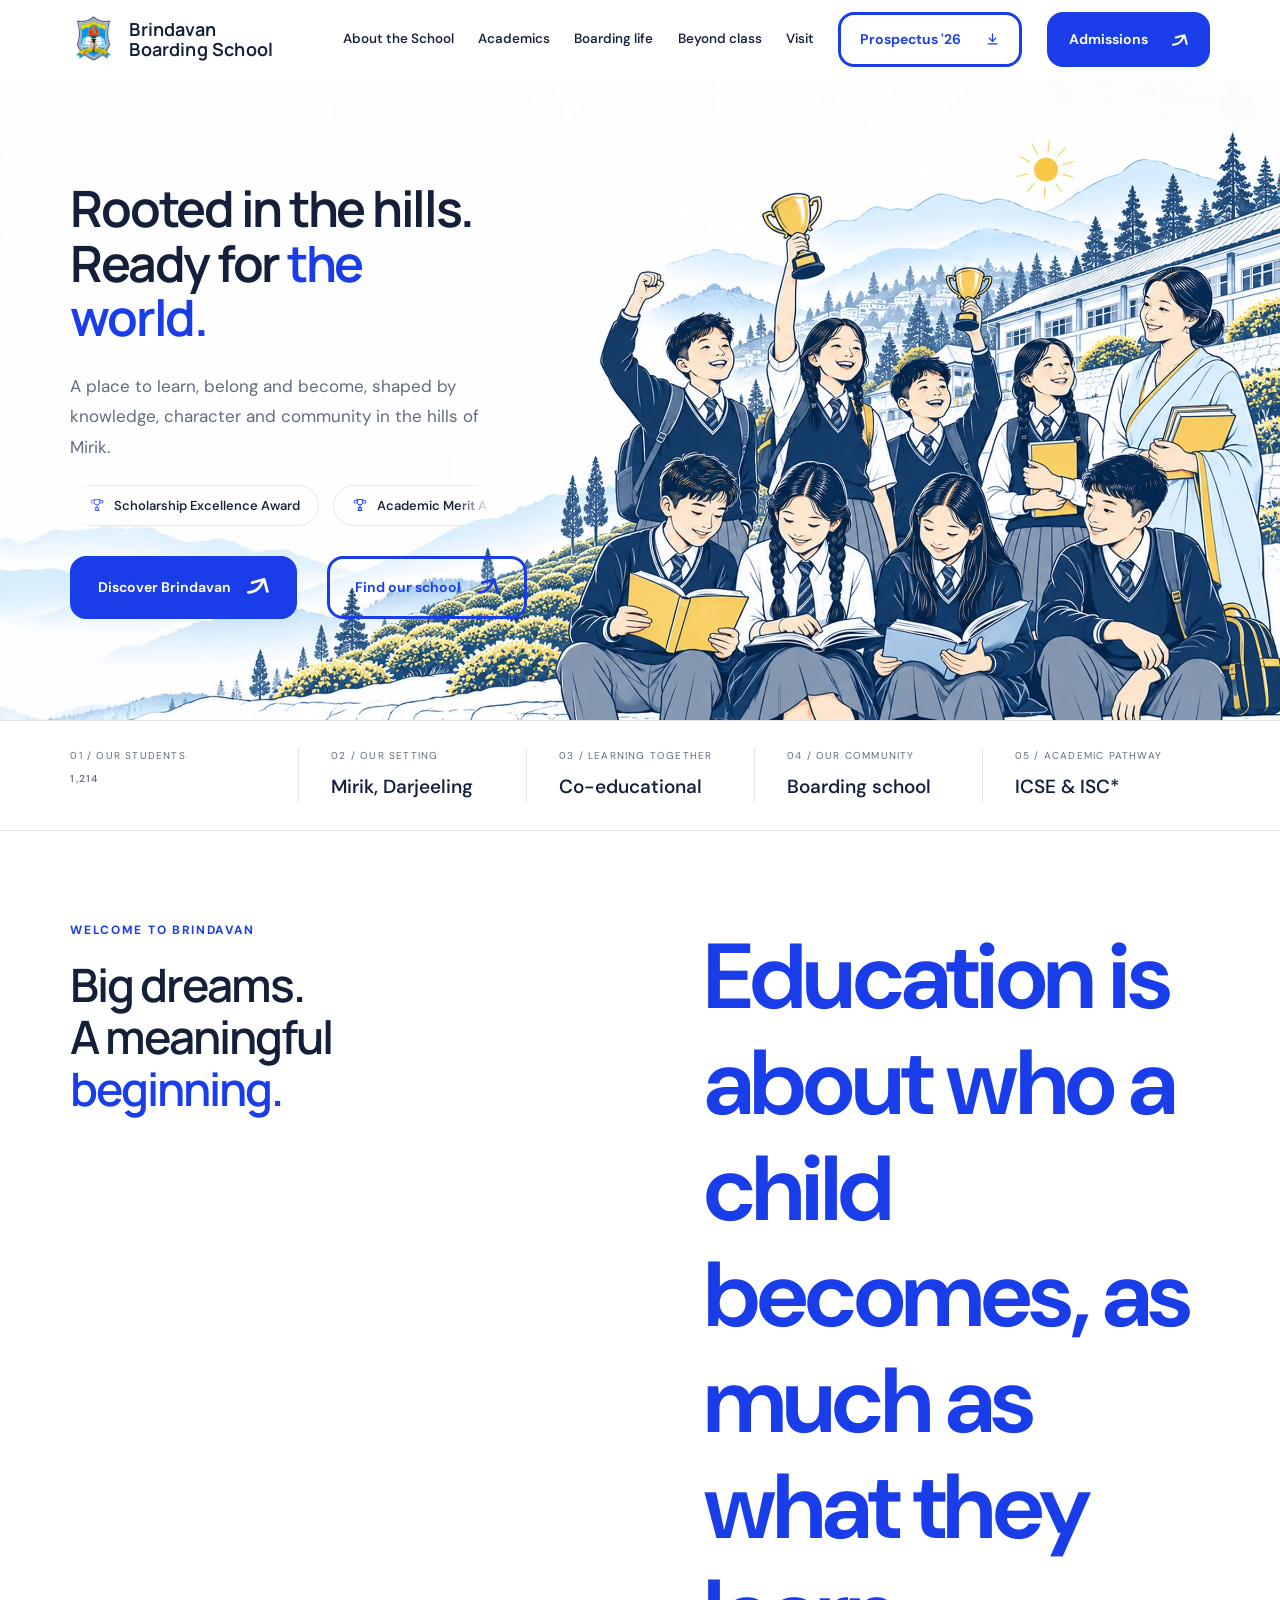
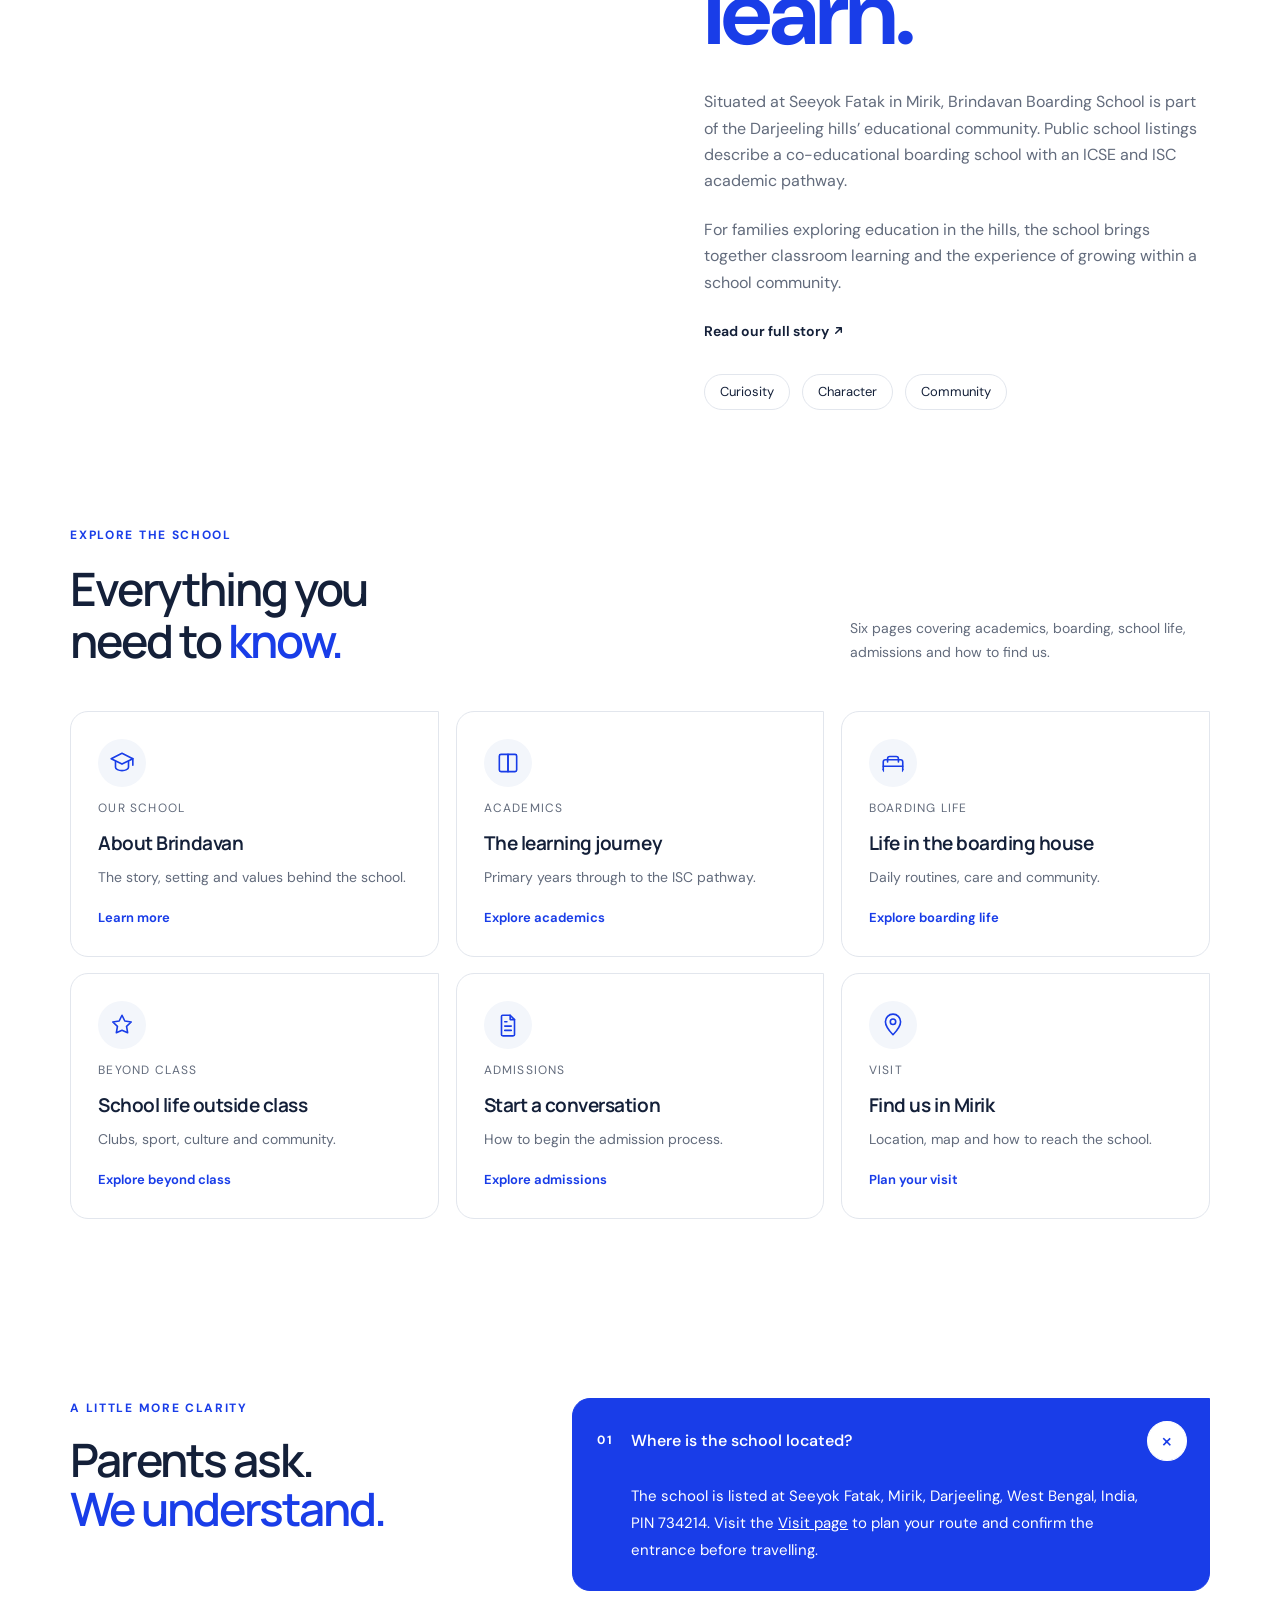
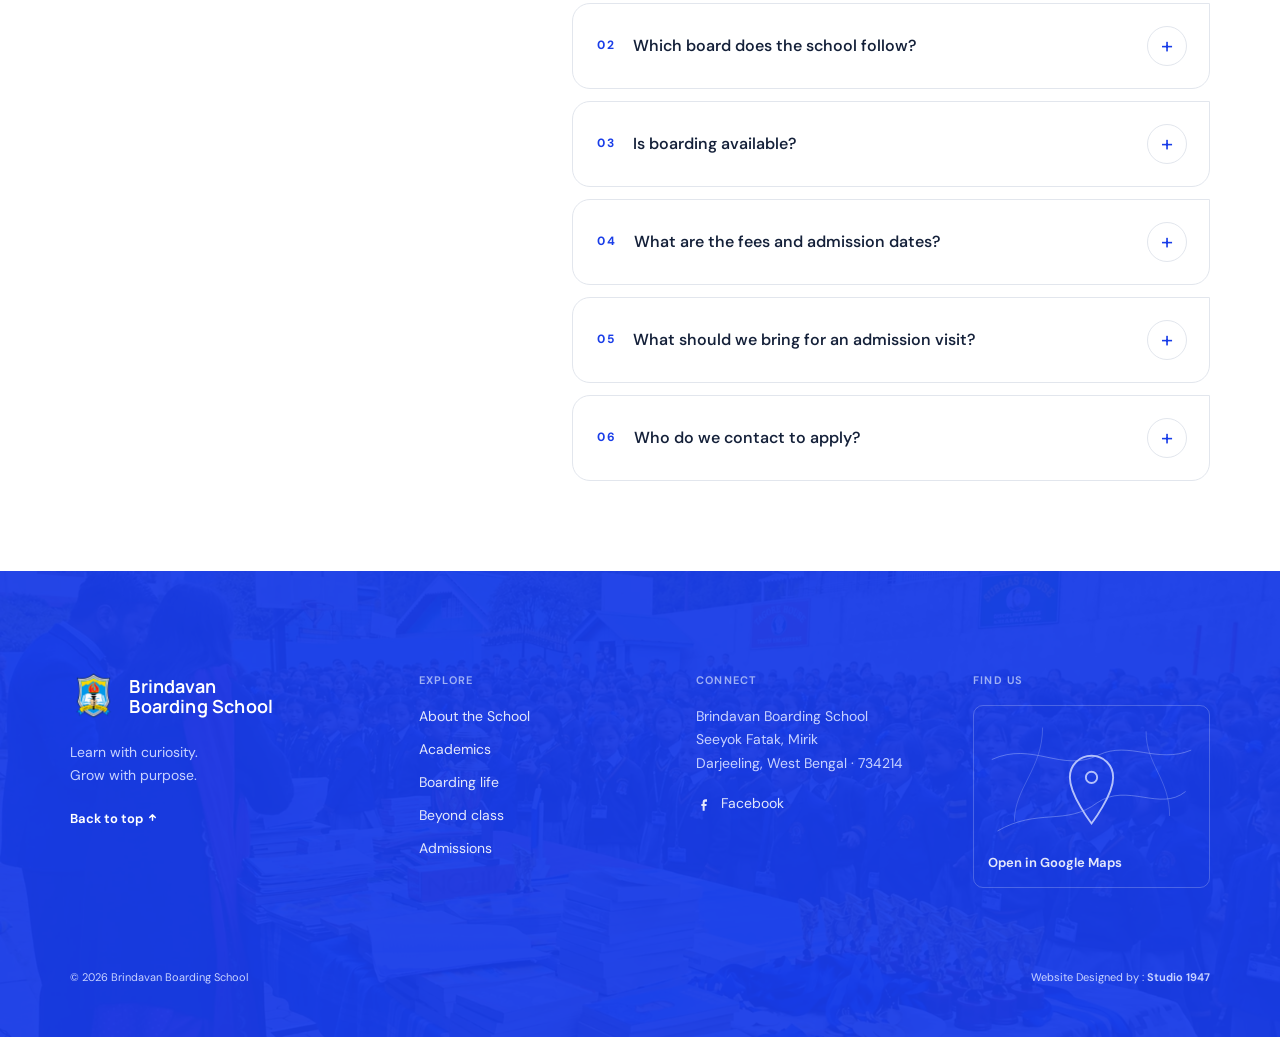
<file: index-2.html>
<!doctype html><html lang="en"><head><meta charset="utf-8"><meta name="viewport" content="width=device-width, initial-scale=1"><title>Brindavan Boarding School | Homepage Option 2</title><meta name="description" content="Discover Brindavan Boarding School in Seeyok Fatak, Mirik. Explore academics, boarding, school life and information for prospective families."><meta property="og:title" content="Brindavan Boarding School | Mirik"><meta property="og:description" content="Rooted in the hills. Ready for the world. Discover learning and boarding in Mirik."><meta property="og:type" content="website"><meta name="twitter:card" content="summary"><link rel="icon" type="image/png" href="/logo.png"><link rel="stylesheet" href="/style.css"></head><body>
<a class="skip" href="#main">Skip to content</a>
<header><a class="brand" href="#" aria-label="Brindavan Boarding School home"><img class="logo" src="/logo.png" alt="Brindavan Boarding School crest"><span class="brand-name">Brindavan<span>Boarding School</span></span></a><button class="menu" aria-label="Open navigation" aria-expanded="false">Menu ☰</button><nav aria-label="Main navigation"><a href="about.html">About the School</a><a href="academics.html">Academics</a><a href="boarding.html">Boarding life</a><a href="life.html">Beyond class</a><a href="visit.html">Visit</a><button type="button" class="button outline small" data-open-prospectus>Prospectus '26 <svg width="15" height="15" viewBox="0 0 24 24" fill="none" stroke="currentColor" stroke-width="2" stroke-linecap="round" stroke-linejoin="round" aria-hidden="true"><path d="M12 3v12"/><path d="M7 10l5 5 5-5"/><path d="M5 19h14"/></svg></button><a class="button small" href="admissions.html">Admissions <span><svg class="swoosh-arrow" viewBox="0 0 36 26" fill="none" xmlns="http://www.w3.org/2000/svg" aria-hidden="true"><path d="M22.5084 11.7141L24.4576 12.8395L24.4576 12.8395L22.5084 11.7141ZM30.1455 1.66941C29.8238 0.468672 28.5896 -0.243902 27.3889 0.0778282L7.82173 5.32073C6.62099 5.64246 5.90842 6.87667 6.23015 8.0774C6.55188 9.27814 7.78608 9.99071 8.98682 9.66898L26.3798 5.00862L31.0402 22.4016C31.3619 23.6024 32.5961 24.3149 33.7968 23.9932C34.9976 23.6715 35.7102 22.4373 35.3884 21.2365L30.1455 1.66941ZM2.25098 21.1588C1.00788 21.1588 0.000159502 22.1665 0.000159502 23.4096C0.000159502 24.6527 1.00788 25.6604 2.25098 25.6604V23.4096V21.1588ZM22.5084 11.7141L24.4576 12.8395L29.9207 3.37737L27.9714 2.25195L26.0221 1.12654L20.5591 10.5887L22.5084 11.7141ZM22.5084 11.7141L20.5591 10.5887C16.7827 17.1295 9.80371 21.1588 2.25098 21.1588V23.4096V25.6604C11.412 25.6604 19.8771 20.7731 24.4576 12.8395L22.5084 11.7141Z" fill="currentColor"/></svg></span></a></nav></header>
<main id="main"><section class="hero hero-illustrated"><img class="hero-illustration" src="/hero-illustration.webp" alt="Illustrated Brindavan Boarding School students celebrating with trophies and books in the Mirik hills"><div class="hero-illustrated-copy"><h1>Rooted in the hills.<br>Ready for <em>the world.</em></h1><p class="intro">A place to learn, belong and become, shaped by knowledge, character and community in the hills of Mirik.</p><div class="award-marquee" aria-label="Awards and achievements"><div class="award-track"><span class="award-pill"><svg viewBox="0 0 24 24" fill="none" xmlns="http://www.w3.org/2000/svg" stroke="currentColor" stroke-width="1.5" stroke-linecap="round" stroke-linejoin="round" aria-hidden="true"><path d="M8 4h8v4a4 4 0 0 1-8 0V4Z"/><path d="M8 5H5a2 2 0 0 0 0 4h1.5M16 5h3a2 2 0 0 1 0 4h-1.5"/><path d="M12 12v4M9 20h6M10 16h4v4h-4v-4Z"/></svg>Scholarship Excellence Award</span><span class="award-pill"><svg viewBox="0 0 24 24" fill="none" xmlns="http://www.w3.org/2000/svg" stroke="currentColor" stroke-width="1.5" stroke-linecap="round" stroke-linejoin="round" aria-hidden="true"><path d="M8 4h8v4a4 4 0 0 1-8 0V4Z"/><path d="M8 5H5a2 2 0 0 0 0 4h1.5M16 5h3a2 2 0 0 1 0 4h-1.5"/><path d="M12 12v4M9 20h6M10 16h4v4h-4v-4Z"/></svg>Academic Merit Award</span><span class="award-pill"><svg viewBox="0 0 24 24" fill="none" xmlns="http://www.w3.org/2000/svg" stroke="currentColor" stroke-width="1.5" stroke-linecap="round" stroke-linejoin="round" aria-hidden="true"><path d="M8 4h8v4a4 4 0 0 1-8 0V4Z"/><path d="M8 5H5a2 2 0 0 0 0 4h1.5M16 5h3a2 2 0 0 1 0 4h-1.5"/><path d="M12 12v4M9 20h6M10 16h4v4h-4v-4Z"/></svg>Best Discipline Award</span><span class="award-pill"><svg viewBox="0 0 24 24" fill="none" xmlns="http://www.w3.org/2000/svg" stroke="currentColor" stroke-width="1.5" stroke-linecap="round" stroke-linejoin="round" aria-hidden="true"><path d="M8 4h8v4a4 4 0 0 1-8 0V4Z"/><path d="M8 5H5a2 2 0 0 0 0 4h1.5M16 5h3a2 2 0 0 1 0 4h-1.5"/><path d="M12 12v4M9 20h6M10 16h4v4h-4v-4Z"/></svg>Outstanding Sports Achievement</span><span class="award-pill"><svg viewBox="0 0 24 24" fill="none" xmlns="http://www.w3.org/2000/svg" stroke="currentColor" stroke-width="1.5" stroke-linecap="round" stroke-linejoin="round" aria-hidden="true"><path d="M8 4h8v4a4 4 0 0 1-8 0V4Z"/><path d="M8 5H5a2 2 0 0 0 0 4h1.5M16 5h3a2 2 0 0 1 0 4h-1.5"/><path d="M12 12v4M9 20h6M10 16h4v4h-4v-4Z"/></svg>Cultural Excellence Award</span><span class="award-pill"><svg viewBox="0 0 24 24" fill="none" xmlns="http://www.w3.org/2000/svg" stroke="currentColor" stroke-width="1.5" stroke-linecap="round" stroke-linejoin="round" aria-hidden="true"><path d="M8 4h8v4a4 4 0 0 1-8 0V4Z"/><path d="M8 5H5a2 2 0 0 0 0 4h1.5M16 5h3a2 2 0 0 1 0 4h-1.5"/><path d="M12 12v4M9 20h6M10 16h4v4h-4v-4Z"/></svg>Scholarship Excellence Award</span><span class="award-pill"><svg viewBox="0 0 24 24" fill="none" xmlns="http://www.w3.org/2000/svg" stroke="currentColor" stroke-width="1.5" stroke-linecap="round" stroke-linejoin="round" aria-hidden="true"><path d="M8 4h8v4a4 4 0 0 1-8 0V4Z"/><path d="M8 5H5a2 2 0 0 0 0 4h1.5M16 5h3a2 2 0 0 1 0 4h-1.5"/><path d="M12 12v4M9 20h6M10 16h4v4h-4v-4Z"/></svg>Academic Merit Award</span><span class="award-pill"><svg viewBox="0 0 24 24" fill="none" xmlns="http://www.w3.org/2000/svg" stroke="currentColor" stroke-width="1.5" stroke-linecap="round" stroke-linejoin="round" aria-hidden="true"><path d="M8 4h8v4a4 4 0 0 1-8 0V4Z"/><path d="M8 5H5a2 2 0 0 0 0 4h1.5M16 5h3a2 2 0 0 1 0 4h-1.5"/><path d="M12 12v4M9 20h6M10 16h4v4h-4v-4Z"/></svg>Best Discipline Award</span><span class="award-pill"><svg viewBox="0 0 24 24" fill="none" xmlns="http://www.w3.org/2000/svg" stroke="currentColor" stroke-width="1.5" stroke-linecap="round" stroke-linejoin="round" aria-hidden="true"><path d="M8 4h8v4a4 4 0 0 1-8 0V4Z"/><path d="M8 5H5a2 2 0 0 0 0 4h1.5M16 5h3a2 2 0 0 1 0 4h-1.5"/><path d="M12 12v4M9 20h6M10 16h4v4h-4v-4Z"/></svg>Outstanding Sports Achievement</span><span class="award-pill"><svg viewBox="0 0 24 24" fill="none" xmlns="http://www.w3.org/2000/svg" stroke="currentColor" stroke-width="1.5" stroke-linecap="round" stroke-linejoin="round" aria-hidden="true"><path d="M8 4h8v4a4 4 0 0 1-8 0V4Z"/><path d="M8 5H5a2 2 0 0 0 0 4h1.5M16 5h3a2 2 0 0 1 0 4h-1.5"/><path d="M12 12v4M9 20h6M10 16h4v4h-4v-4Z"/></svg>Cultural Excellence Award</span></div></div><div class="actions"><a class="button" href="about.html">Discover Brindavan <span><svg class="swoosh-arrow" viewBox="0 0 36 26" fill="none" xmlns="http://www.w3.org/2000/svg" aria-hidden="true"><path d="M22.5084 11.7141L24.4576 12.8395L24.4576 12.8395L22.5084 11.7141ZM30.1455 1.66941C29.8238 0.468672 28.5896 -0.243902 27.3889 0.0778282L7.82173 5.32073C6.62099 5.64246 5.90842 6.87667 6.23015 8.0774C6.55188 9.27814 7.78608 9.99071 8.98682 9.66898L26.3798 5.00862L31.0402 22.4016C31.3619 23.6024 32.5961 24.3149 33.7968 23.9932C34.9976 23.6715 35.7102 22.4373 35.3884 21.2365L30.1455 1.66941ZM2.25098 21.1588C1.00788 21.1588 0.000159502 22.1665 0.000159502 23.4096C0.000159502 24.6527 1.00788 25.6604 2.25098 25.6604V23.4096V21.1588ZM22.5084 11.7141L24.4576 12.8395L29.9207 3.37737L27.9714 2.25195L26.0221 1.12654L20.5591 10.5887L22.5084 11.7141ZM22.5084 11.7141L20.5591 10.5887C16.7827 17.1295 9.80371 21.1588 2.25098 21.1588V23.4096V25.6604C11.412 25.6604 19.8771 20.7731 24.4576 12.8395L22.5084 11.7141Z" fill="currentColor"/></svg></span></a><a class="button outline" href="visit.html">Find our school <span><svg class="swoosh-arrow" viewBox="0 0 36 26" fill="none" xmlns="http://www.w3.org/2000/svg" aria-hidden="true"><path d="M22.5084 11.7141L24.4576 12.8395L24.4576 12.8395L22.5084 11.7141ZM30.1455 1.66941C29.8238 0.468672 28.5896 -0.243902 27.3889 0.0778282L7.82173 5.32073C6.62099 5.64246 5.90842 6.87667 6.23015 8.0774C6.55188 9.27814 7.78608 9.99071 8.98682 9.66898L26.3798 5.00862L31.0402 22.4016C31.3619 23.6024 32.5961 24.3149 33.7968 23.9932C34.9976 23.6715 35.7102 22.4373 35.3884 21.2365L30.1455 1.66941ZM2.25098 21.1588C1.00788 21.1588 0.000159502 22.1665 0.000159502 23.4096C0.000159502 24.6527 1.00788 25.6604 2.25098 25.6604V23.4096V21.1588ZM22.5084 11.7141L24.4576 12.8395L29.9207 3.37737L27.9714 2.25195L26.0221 1.12654L20.5591 10.5887L22.5084 11.7141ZM22.5084 11.7141L20.5591 10.5887C16.7827 17.1295 9.80371 21.1588 2.25098 21.1588V23.4096V25.6604C11.412 25.6604 19.8771 20.7731 24.4576 12.8395L22.5084 11.7141Z" fill="currentColor"/></svg></span></a></div></div></section>
<div class="facts"><div><span>01 / OUR STUDENTS</span><strong class="stat-count"><span class="count-up" data-target="1214">0</span></strong></div><div><span>02 / OUR SETTING</span><strong>Mirik, Darjeeling</strong></div><div><span>03 / LEARNING TOGETHER</span><strong>Co-educational</strong></div><div><span>04 / OUR COMMUNITY</span><strong>Boarding school</strong></div><div><span>05 / ACADEMIC PATHWAY</span><strong>ICSE & ISC*</strong></div></div>
<section class="section about" id="about"><div><p class="eyebrow">WELCOME TO BRINDAVAN</p><h2>Big dreams.<br>A meaningful<br><em>beginning.</em></h2></div><div class="about-copy"><p class="lead">Education is about who a child becomes, as much as what they learn.</p><p>Situated at Seeyok Fatak in Mirik, Brindavan Boarding School is part of the Darjeeling hills’ educational community. Public school listings describe a co-educational boarding school with an ICSE and ISC academic pathway.</p><p>For families exploring education in the hills, the school brings together classroom learning and the experience of growing within a school community.</p><a href="about.html" class="text-link">Read our full story <svg class="icon-arrow" width="13" height="13" viewBox="0 0 14 14" fill="none" xmlns="http://www.w3.org/2000/svg" aria-hidden="true"><path d="M4 10L10 4M10 4H5M10 4V9" stroke="currentColor" stroke-width="1.6" stroke-linecap="round" stroke-linejoin="round"/></svg></a><div class="values"><span>Curiosity</span><span>Character</span><span>Community</span></div></div></section>
<section class="section"><div class="section-heading"><div><p class="eyebrow">EXPLORE THE SCHOOL</p><h2>Everything you<br>need to <em>know.</em></h2></div><p>Six pages covering academics, boarding, school life, admissions and how to find us.</p></div><div class="quick-links"><a href="about.html"><svg class="qlink-icon" viewBox="0 0 24 24" fill="none" xmlns="http://www.w3.org/2000/svg" stroke="currentColor" stroke-width="1.5" stroke-linecap="round" stroke-linejoin="round" aria-hidden="true"><path d="M12 3 2 8l10 5 10-5-10-5Z"/><path d="M6 10.5V16c0 1.6 2.7 3 6 3s6-1.4 6-3v-5.5"/><path d="M22 8v6"/></svg><span>OUR SCHOOL</span><h3>About Brindavan</h3><p>The story, setting and values behind the school.</p><em>Learn more</em></a><a href="academics.html"><svg class="qlink-icon" viewBox="0 0 24 24" fill="none" xmlns="http://www.w3.org/2000/svg" stroke="currentColor" stroke-width="1.5" stroke-linecap="round" stroke-linejoin="round" aria-hidden="true"><path d="M4 5.5C4 4.7 4.7 4 5.5 4H12v16H5.5C4.7 20 4 19.3 4 18.5v-13Z"/><path d="M20 5.5c0-.8-.7-1.5-1.5-1.5H12v16h6.5c.8 0 1.5-.7 1.5-1.5v-13Z"/></svg><span>ACADEMICS</span><h3>The learning journey</h3><p>Primary years through to the ISC pathway.</p><em>Explore academics</em></a><a href="boarding.html"><svg class="qlink-icon" viewBox="0 0 24 24" fill="none" xmlns="http://www.w3.org/2000/svg" stroke="currentColor" stroke-width="1.5" stroke-linecap="round" stroke-linejoin="round" aria-hidden="true"><path d="M3 18v-7a2 2 0 0 1 2-2h14a2 2 0 0 1 2 2v7"/><path d="M3 15h18"/><path d="M7 11V8a2 2 0 0 1 2-2h6a2 2 0 0 1 2 2v3"/><path d="M3 18v2M21 18v2"/></svg><span>BOARDING LIFE</span><h3>Life in the boarding house</h3><p>Daily routines, care and community.</p><em>Explore boarding life</em></a><a href="life.html"><svg class="qlink-icon" viewBox="0 0 24 24" fill="none" xmlns="http://www.w3.org/2000/svg" stroke="currentColor" stroke-width="1.5" stroke-linecap="round" stroke-linejoin="round" aria-hidden="true"><path d="M12 3l2.6 5.3 5.9.9-4.3 4.1 1 5.8L12 16.8 6.8 19.1l1-5.8L3.5 9.2l5.9-.9L12 3Z"/></svg><span>BEYOND CLASS</span><h3>School life outside class</h3><p>Clubs, sport, culture and community.</p><em>Explore beyond class</em></a><a href="admissions.html"><svg class="qlink-icon" viewBox="0 0 24 24" fill="none" xmlns="http://www.w3.org/2000/svg" stroke="currentColor" stroke-width="1.5" stroke-linecap="round" stroke-linejoin="round" aria-hidden="true"><path d="M7 3h7l4 4v14a1 1 0 0 1-1 1H7a1 1 0 0 1-1-1V4a1 1 0 0 1 1-1Z"/><path d="M14 3v4h4"/><path d="M9 13h6M9 17h6M9 9h2"/></svg><span>ADMISSIONS</span><h3>Start a conversation</h3><p>How to begin the admission process.</p><em>Explore admissions</em></a><a href="visit.html"><svg class="qlink-icon" viewBox="0 0 24 24" fill="none" xmlns="http://www.w3.org/2000/svg" stroke="currentColor" stroke-width="1.5" stroke-linecap="round" stroke-linejoin="round" aria-hidden="true"><path d="M12 21s7-7.2 7-12A7 7 0 0 0 5 9c0 4.8 7 12 7 12Z"/><circle cx="12" cy="9" r="2.5"/></svg><span>VISIT</span><h3>Find us in Mirik</h3><p>Location, map and how to reach the school.</p><em>Plan your visit</em></a></div></section><section class="section faq"><div><p class="eyebrow">A LITTLE MORE CLARITY</p><h2>Parents ask.<br><em>We understand.</em></h2></div><div><details name="faq" open><summary>Where is the school located?</summary><p>The school is listed at Seeyok Fatak, Mirik, Darjeeling, West Bengal, India, PIN 734214. Visit the <a href="visit.html">Visit page</a> to plan your route and confirm the entrance before travelling.</p></details><details name="faq"><summary>Which board does the school follow?</summary><p>Public listings identify ICSE and ISC, with CISCE school code WB353. Please confirm the current affiliation and class-specific availability directly with the school.</p></details><details name="faq"><summary>Is boarding available?</summary><p>The school is listed as a co-educational boarding school. See the <a href="boarding.html">Boarding Life page</a> and ask the school about current residential availability, age requirements, facilities and charges.</p></details><details name="faq"><summary>What are the fees and admission dates?</summary><p>A reliable current fee schedule and admission calendar were not available in the public sources reviewed. Request the latest written fee breakdown and admission dates directly from the school.</p></details><details name="faq"><summary>What should we bring for an admission visit?</summary><p>Ask the school for its official checklist first. It may be useful to have your child’s recent school reports and basic age and class details ready for the discussion.</p></details><details name="faq"><summary>Who do we contact to apply?</summary><p>Reach the school through its official social page, or visit the <a href="admissions.html">Admissions page</a> for the full step-by-step process.</p></details></div></section></main>
<footer><div class="footer-top"><div class="footer-brand"><a class="brand" href="#"><img class="logo" src="/logo.png" alt="Brindavan Boarding School crest"><span class="brand-name">Brindavan<span>Boarding School</span></span></a><p>Learn with curiosity.<br>Grow with purpose.</p><a href="#main" class="text-link">Back to top <svg class="icon-arrow" width="13" height="13" viewBox="0 0 14 14" fill="none" xmlns="http://www.w3.org/2000/svg" aria-hidden="true"><path d="M7 10V4M7 4L4 7M7 4L10 7" stroke="currentColor" stroke-width="1.6" stroke-linecap="round" stroke-linejoin="round"/></svg></a></div><div class="footer-col"><h4>EXPLORE</h4><a href="about.html">About the School</a><a href="academics.html">Academics</a><a href="boarding.html">Boarding life</a><a href="life.html">Beyond class</a><a href="admissions.html">Admissions</a></div><div class="footer-col footer-social"><h4>CONNECT</h4><address>Brindavan Boarding School<br>Seeyok Fatak, Mirik<br>Darjeeling, West Bengal &middot; 734214</address><a href="https://www.facebook.com/p/Brindavan-boarding-school-61574700620509/" target="_blank" rel="noopener"><svg width="16" height="16" viewBox="0 0 24 24" fill="none" xmlns="http://www.w3.org/2000/svg" aria-hidden="true"><path d="M16 8.5h-2c-.5 0-1 .5-1 1.2V12h3l-.4 3h-2.6v7h-3v-7H8v-3h2V9.3C10 7 11.6 5 14 5h2.5v3.5Z" fill="currentColor"/></svg> Facebook</a></div><div class="footer-col"><h4>FIND US</h4><a class="footer-map" href="https://www.google.com/maps/search/?api=1&amp;query=Brindavan+Boarding+School+Seeyok+Fatak+Mirik" target="_blank" rel="noopener"><svg viewBox="0 0 220 130" fill="none" xmlns="http://www.w3.org/2000/svg" aria-hidden="true">
<path d="M4 42C48 22 78 57 118 37C150 22 180 47 216 32" stroke="currentColor" stroke-width="1" stroke-opacity=".45"/>
<path d="M10 118C53 93 83 113 116 88C148 66 183 98 210 76" stroke="currentColor" stroke-width="1" stroke-opacity=".45"/>
<path d="M58 8C58 52 28 72 28 108" stroke="currentColor" stroke-width="1" stroke-opacity=".3"/>
<path d="M168 12C168 48 193 62 193 102" stroke="currentColor" stroke-width="1" stroke-opacity=".3"/>
<path d="M110 38C123 38 133 48 133 61C133 80 110 110 110 110C110 110 87 80 87 61C87 48 97 38 110 38Z" stroke="currentColor" stroke-width="2"/>
<circle cx="110" cy="61" r="6" stroke="currentColor" stroke-width="2"/>
</svg><span>Open in Google Maps</span></a></div></div><div class="footer-bottom"><span>© <span id="year">2026</span> Brindavan Boarding School</span><span>Website Designed by : <a class="credit-link" href="https://www.1947.io" target="_blank" rel="noopener">Studio 1947</a></span></div></footer><script src="/script.js" defer></script><div class="modal-overlay" id="prospectus-modal" hidden><div class="modal-box" role="dialog" aria-modal="true" aria-labelledby="prospectus-title"><button type="button" class="modal-close" data-close-prospectus aria-label="Close">&times;</button><h3 id="prospectus-title">Get the Prospectus</h3><p>Share your details and we will send you the prospectus on WhatsApp.</p><form id="prospectus-form"><label>Full name<input type="text" name="name" required></label><label>WhatsApp number<input type="tel" name="whatsapp" required placeholder="+91 XXXXX XXXXX"></label><button type="submit" class="button">Send request</button></form></div></div></body></html>
</file>
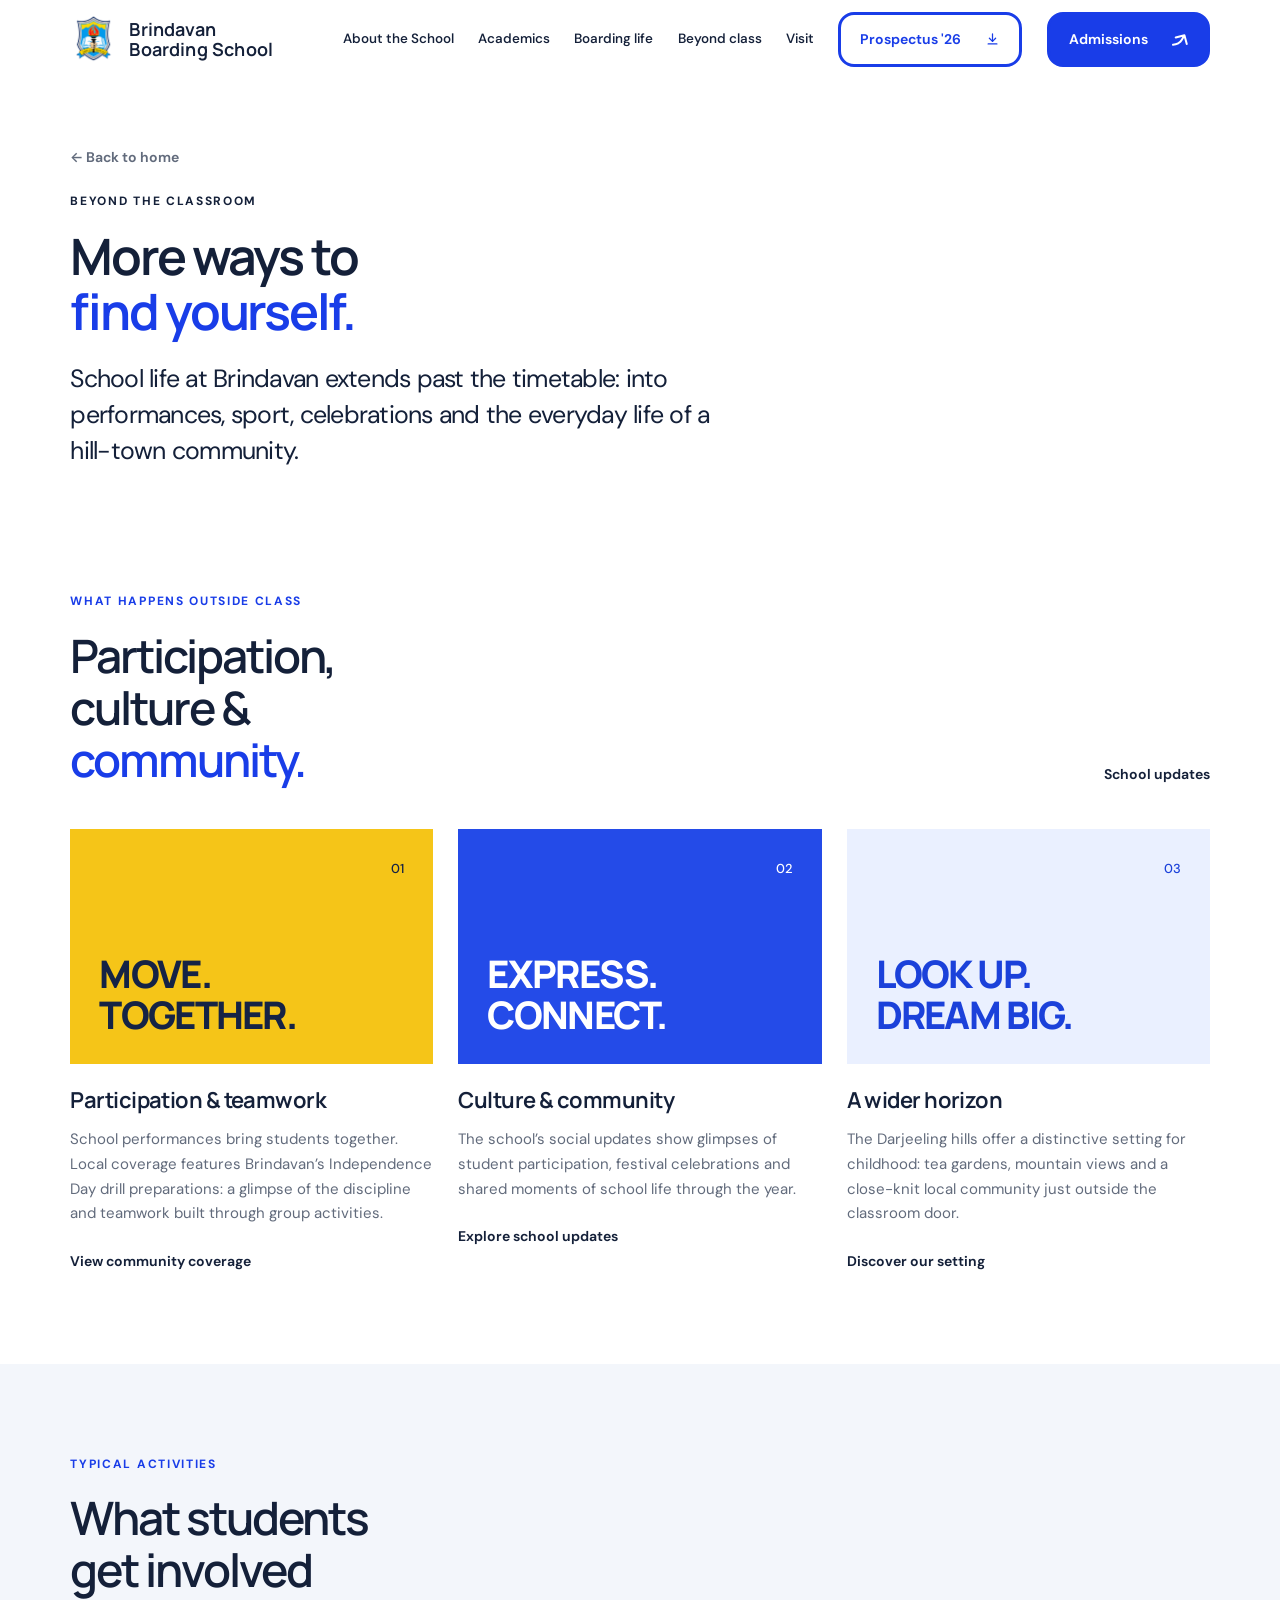
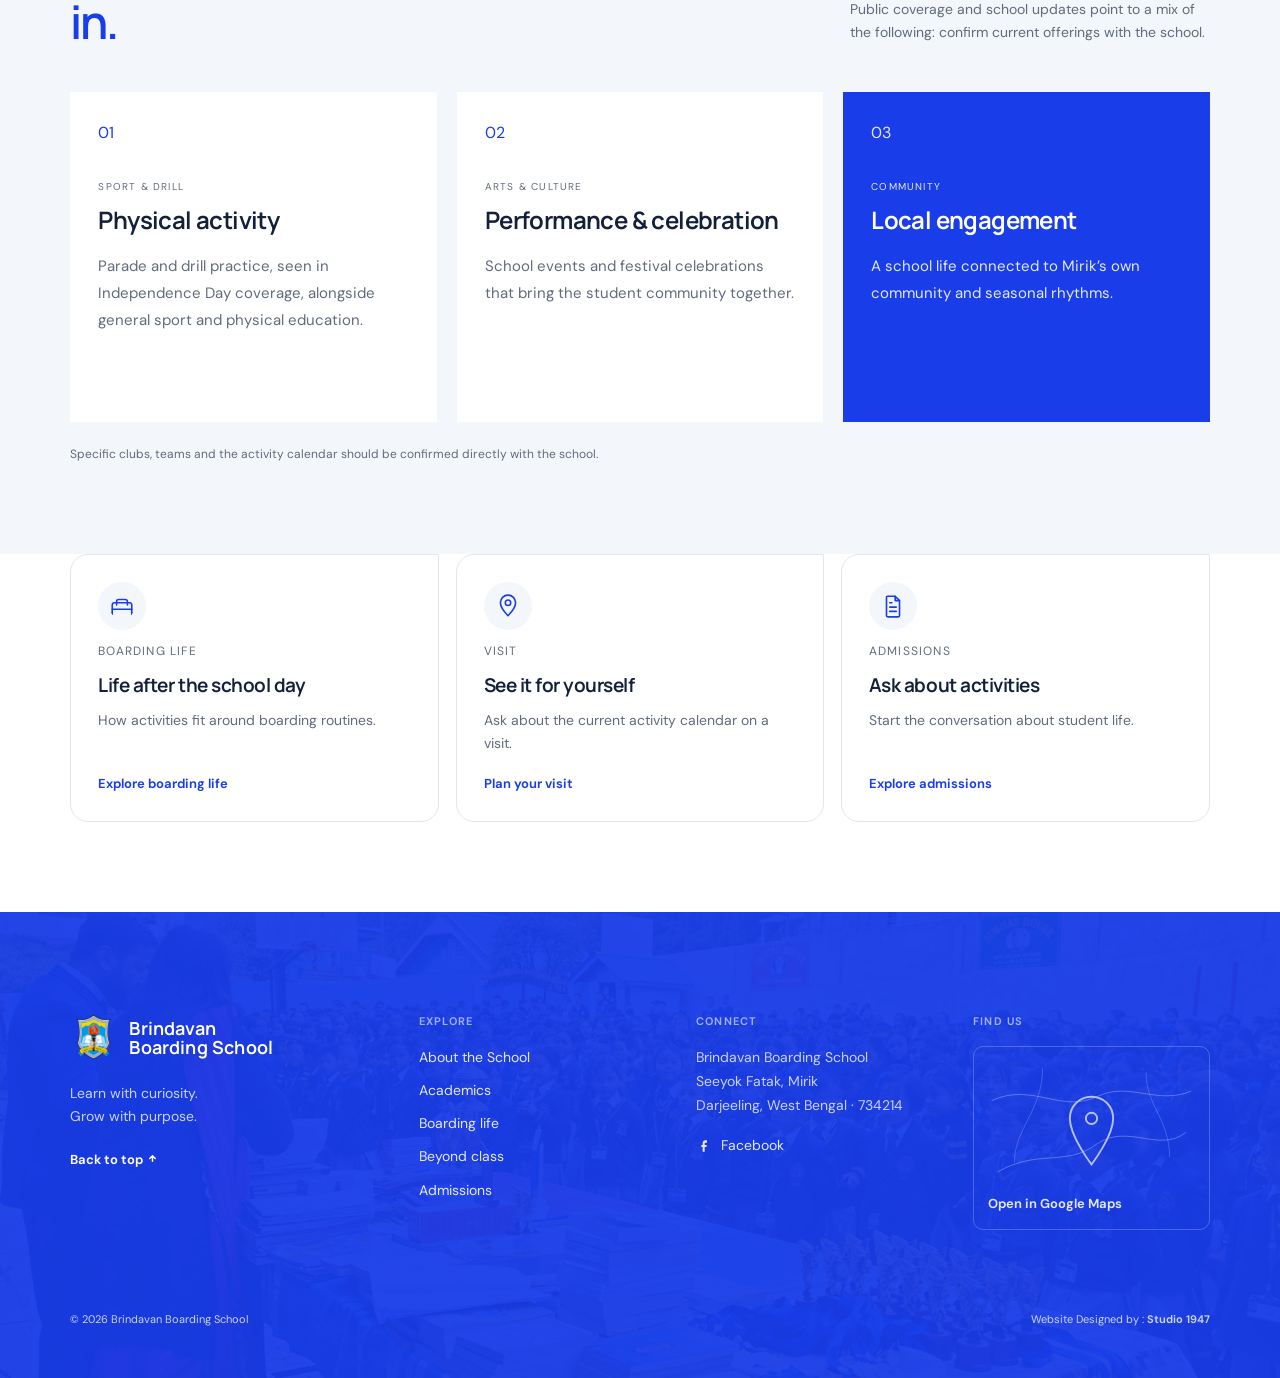
<file: life.html>
<!doctype html><html lang="en"><head><meta charset="utf-8"><meta name="viewport" content="width=device-width, initial-scale=1"><title>Beyond the Classroom | Brindavan Boarding School</title><meta name="description" content="Clubs, sport, culture and community life at Brindavan Boarding School in Mirik."><meta property="og:title" content="Beyond the Classroom at Brindavan Boarding School"><meta property="og:description" content="Participation, culture and community: school life outside the timetable."><meta property="og:type" content="website"><meta name="twitter:card" content="summary"><link rel="icon" type="image/png" href="/logo.png"><link rel="stylesheet" href="/style.css"></head><body><a class="skip" href="#main">Skip to content</a><header><a class="brand" href="index.html" aria-label="Brindavan Boarding School home"><img class="logo" src="/logo.png" alt="Brindavan Boarding School crest"><span class="brand-name">Brindavan<span>Boarding School</span></span></a><button class="menu" aria-label="Open navigation" aria-expanded="false">Menu ☰</button><nav aria-label="Main navigation"><a href="about.html">About the School</a><a href="academics.html">Academics</a><a href="boarding.html">Boarding life</a><a href="life.html">Beyond class</a><a href="visit.html">Visit</a><button type="button" class="button outline small" data-open-prospectus>Prospectus '26 <svg width="15" height="15" viewBox="0 0 24 24" fill="none" stroke="currentColor" stroke-width="2" stroke-linecap="round" stroke-linejoin="round" aria-hidden="true"><path d="M12 3v12"/><path d="M7 10l5 5 5-5"/><path d="M5 19h14"/></svg></button><a class="button small" href="admissions.html">Admissions <span><svg class="swoosh-arrow" viewBox="0 0 36 26" fill="none" xmlns="http://www.w3.org/2000/svg" aria-hidden="true"><path d="M22.5084 11.7141L24.4576 12.8395L24.4576 12.8395L22.5084 11.7141ZM30.1455 1.66941C29.8238 0.468672 28.5896 -0.243902 27.3889 0.0778282L7.82173 5.32073C6.62099 5.64246 5.90842 6.87667 6.23015 8.0774C6.55188 9.27814 7.78608 9.99071 8.98682 9.66898L26.3798 5.00862L31.0402 22.4016C31.3619 23.6024 32.5961 24.3149 33.7968 23.9932C34.9976 23.6715 35.7102 22.4373 35.3884 21.2365L30.1455 1.66941ZM2.25098 21.1588C1.00788 21.1588 0.000159502 22.1665 0.000159502 23.4096C0.000159502 24.6527 1.00788 25.6604 2.25098 25.6604V23.4096V21.1588ZM22.5084 11.7141L24.4576 12.8395L29.9207 3.37737L27.9714 2.25195L26.0221 1.12654L20.5591 10.5887L22.5084 11.7141ZM22.5084 11.7141L20.5591 10.5887C16.7827 17.1295 9.80371 21.1588 2.25098 21.1588V23.4096V25.6604C11.412 25.6604 19.8771 20.7731 24.4576 12.8395L22.5084 11.7141Z" fill="currentColor"/></svg></span></a></nav></header><main id="main">
<section class="section page-intro"><a class="text-link" href="index.html"><span class="back-arrow">←</span> Back to home</a><p class="eyebrow">BEYOND THE CLASSROOM</p><h1>More ways to<br><em>find yourself.</em></h1><p class="lead">School life at Brindavan extends past the timetable: into performances, sport, celebrations and the everyday life of a hill-town community.</p></section>
<section class="section"><div class="section-heading"><div><p class="eyebrow">WHAT HAPPENS OUTSIDE CLASS</p><h2>Participation,<br>culture &<br><em>community.</em></h2></div><a class="text-link" href="https://www.facebook.com/p/Brindavan-boarding-school-61574700620509/" target="_blank" rel="noopener">School updates</a></div><div class="life-grid"><article><div class="life-art orange-art"><span>MOVE.<br>TOGETHER.</span><b>01</b></div><h3>Participation & teamwork</h3><p>School performances bring students together. Local coverage features Brindavan’s Independence Day drill preparations: a glimpse of the discipline and teamwork built through group activities.</p><a href="https://www.facebook.com/VoiceofMirikHillnews/videos/brindavan-boarding-schoolmirik/1489502018490808/" target="_blank" rel="noopener" class="text-link">View community coverage</a></article><article><div class="life-art blue-art"><span>EXPRESS.<br>CONNECT.</span><b>02</b></div><h3>Culture & community</h3><p>The school’s social updates show glimpses of student participation, festival celebrations and shared moments of school life through the year.</p><a href="https://www.facebook.com/p/Brindavan-boarding-school-61574700620509/" target="_blank" rel="noopener" class="text-link">Explore school updates</a></article><article><div class="life-art light-art"><span>LOOK UP.<br>DREAM BIG.</span><b>03</b></div><h3>A wider horizon</h3><p>The Darjeeling hills offer a distinctive setting for childhood: tea gardens, mountain views and a close-knit local community just outside the classroom door.</p><a href="visit.html" class="text-link">Discover our setting</a></article></div></section>
<section class="section academics"><div class="section-heading"><div><p class="eyebrow">TYPICAL ACTIVITIES</p><h2>What students<br>get involved<br><em>in.</em></h2></div><p>Public coverage and school updates point to a mix of the following: confirm current offerings with the school.</p></div><div class="academic-grid"><article><span class="card-number">01</span><span class="stage">SPORT & DRILL</span><h3>Physical activity</h3><p>Parade and drill practice, seen in Independence Day coverage, alongside general sport and physical education.</p></article><article><span class="card-number">02</span><span class="stage">ARTS & CULTURE</span><h3>Performance & celebration</h3><p>School events and festival celebrations that bring the student community together.</p></article><article class="blue-card"><span class="card-number">03</span><span class="stage">COMMUNITY</span><h3>Local engagement</h3><p>A school life connected to Mirik’s own community and seasonal rhythms.</p></article></div><p class="footnote">Specific clubs, teams and the activity calendar should be confirmed directly with the school.</p></section>
<section class="section" style="padding-top:0"><div class="quick-links"><a href="boarding.html"><svg class="qlink-icon" viewBox="0 0 24 24" fill="none" xmlns="http://www.w3.org/2000/svg" stroke="currentColor" stroke-width="1.5" stroke-linecap="round" stroke-linejoin="round" aria-hidden="true"><path d="M3 18v-7a2 2 0 0 1 2-2h14a2 2 0 0 1 2 2v7"/><path d="M3 15h18"/><path d="M7 11V8a2 2 0 0 1 2-2h6a2 2 0 0 1 2 2v3"/><path d="M3 18v2M21 18v2"/></svg><span>BOARDING LIFE</span><h3>Life after the school day</h3><p>How activities fit around boarding routines.</p><em>Explore boarding life</em></a><a href="visit.html"><svg class="qlink-icon" viewBox="0 0 24 24" fill="none" xmlns="http://www.w3.org/2000/svg" stroke="currentColor" stroke-width="1.5" stroke-linecap="round" stroke-linejoin="round" aria-hidden="true"><path d="M12 21s7-7.2 7-12A7 7 0 0 0 5 9c0 4.8 7 12 7 12Z"/><circle cx="12" cy="9" r="2.5"/></svg><span>VISIT</span><h3>See it for yourself</h3><p>Ask about the current activity calendar on a visit.</p><em>Plan your visit</em></a><a href="admissions.html"><svg class="qlink-icon" viewBox="0 0 24 24" fill="none" xmlns="http://www.w3.org/2000/svg" stroke="currentColor" stroke-width="1.5" stroke-linecap="round" stroke-linejoin="round" aria-hidden="true"><path d="M7 3h7l4 4v14a1 1 0 0 1-1 1H7a1 1 0 0 1-1-1V4a1 1 0 0 1 1-1Z"/><path d="M14 3v4h4"/><path d="M9 13h6M9 17h6M9 9h2"/></svg><span>ADMISSIONS</span><h3>Ask about activities</h3><p>Start the conversation about student life.</p><em>Explore admissions</em></a></div></section>
</main><footer><div class="footer-top"><div class="footer-brand"><a class="brand" href="index.html"><img class="logo" src="/logo.png" alt="Brindavan Boarding School crest"><span class="brand-name">Brindavan<span>Boarding School</span></span></a><p>Learn with curiosity.<br>Grow with purpose.</p><a href="#main" class="text-link">Back to top <svg class="icon-arrow" width="13" height="13" viewBox="0 0 14 14" fill="none" xmlns="http://www.w3.org/2000/svg" aria-hidden="true"><path d="M7 10V4M7 4L4 7M7 4L10 7" stroke="currentColor" stroke-width="1.6" stroke-linecap="round" stroke-linejoin="round"/></svg></a></div><div class="footer-col"><h4>EXPLORE</h4><a href="about.html">About the School</a><a href="academics.html">Academics</a><a href="boarding.html">Boarding life</a><a href="life.html">Beyond class</a><a href="admissions.html">Admissions</a></div><div class="footer-col footer-social"><h4>CONNECT</h4><address>Brindavan Boarding School<br>Seeyok Fatak, Mirik<br>Darjeeling, West Bengal &middot; 734214</address><a href="https://www.facebook.com/p/Brindavan-boarding-school-61574700620509/" target="_blank" rel="noopener"><svg width="16" height="16" viewBox="0 0 24 24" fill="none" xmlns="http://www.w3.org/2000/svg" aria-hidden="true"><path d="M16 8.5h-2c-.5 0-1 .5-1 1.2V12h3l-.4 3h-2.6v7h-3v-7H8v-3h2V9.3C10 7 11.6 5 14 5h2.5v3.5Z" fill="currentColor"/></svg> Facebook</a></div><div class="footer-col"><h4>FIND US</h4><a class="footer-map" href="https://www.google.com/maps/search/?api=1&amp;query=Brindavan+Boarding+School+Seeyok+Fatak+Mirik" target="_blank" rel="noopener"><svg viewBox="0 0 220 130" fill="none" xmlns="http://www.w3.org/2000/svg" aria-hidden="true">
<path d="M4 42C48 22 78 57 118 37C150 22 180 47 216 32" stroke="currentColor" stroke-width="1" stroke-opacity=".45"/>
<path d="M10 118C53 93 83 113 116 88C148 66 183 98 210 76" stroke="currentColor" stroke-width="1" stroke-opacity=".45"/>
<path d="M58 8C58 52 28 72 28 108" stroke="currentColor" stroke-width="1" stroke-opacity=".3"/>
<path d="M168 12C168 48 193 62 193 102" stroke="currentColor" stroke-width="1" stroke-opacity=".3"/>
<path d="M110 38C123 38 133 48 133 61C133 80 110 110 110 110C110 110 87 80 87 61C87 48 97 38 110 38Z" stroke="currentColor" stroke-width="2"/>
<circle cx="110" cy="61" r="6" stroke="currentColor" stroke-width="2"/>
</svg><span>Open in Google Maps</span></a></div></div><div class="footer-bottom"><span>© <span id="year">2026</span> Brindavan Boarding School</span><span>Website Designed by : <a class="credit-link" href="https://www.1947.io" target="_blank" rel="noopener">Studio 1947</a></span></div></footer><script src="/script.js" defer></script><div class="modal-overlay" id="prospectus-modal" hidden><div class="modal-box" role="dialog" aria-modal="true" aria-labelledby="prospectus-title"><button type="button" class="modal-close" data-close-prospectus aria-label="Close">&times;</button><h3 id="prospectus-title">Get the Prospectus</h3><p>Share your details and we will send you the prospectus on WhatsApp.</p><form id="prospectus-form"><label>Full name<input type="text" name="name" required></label><label>WhatsApp number<input type="tel" name="whatsapp" required placeholder="+91 XXXXX XXXXX"></label><button type="submit" class="button">Send request</button></form></div></div></body></html>
</file>
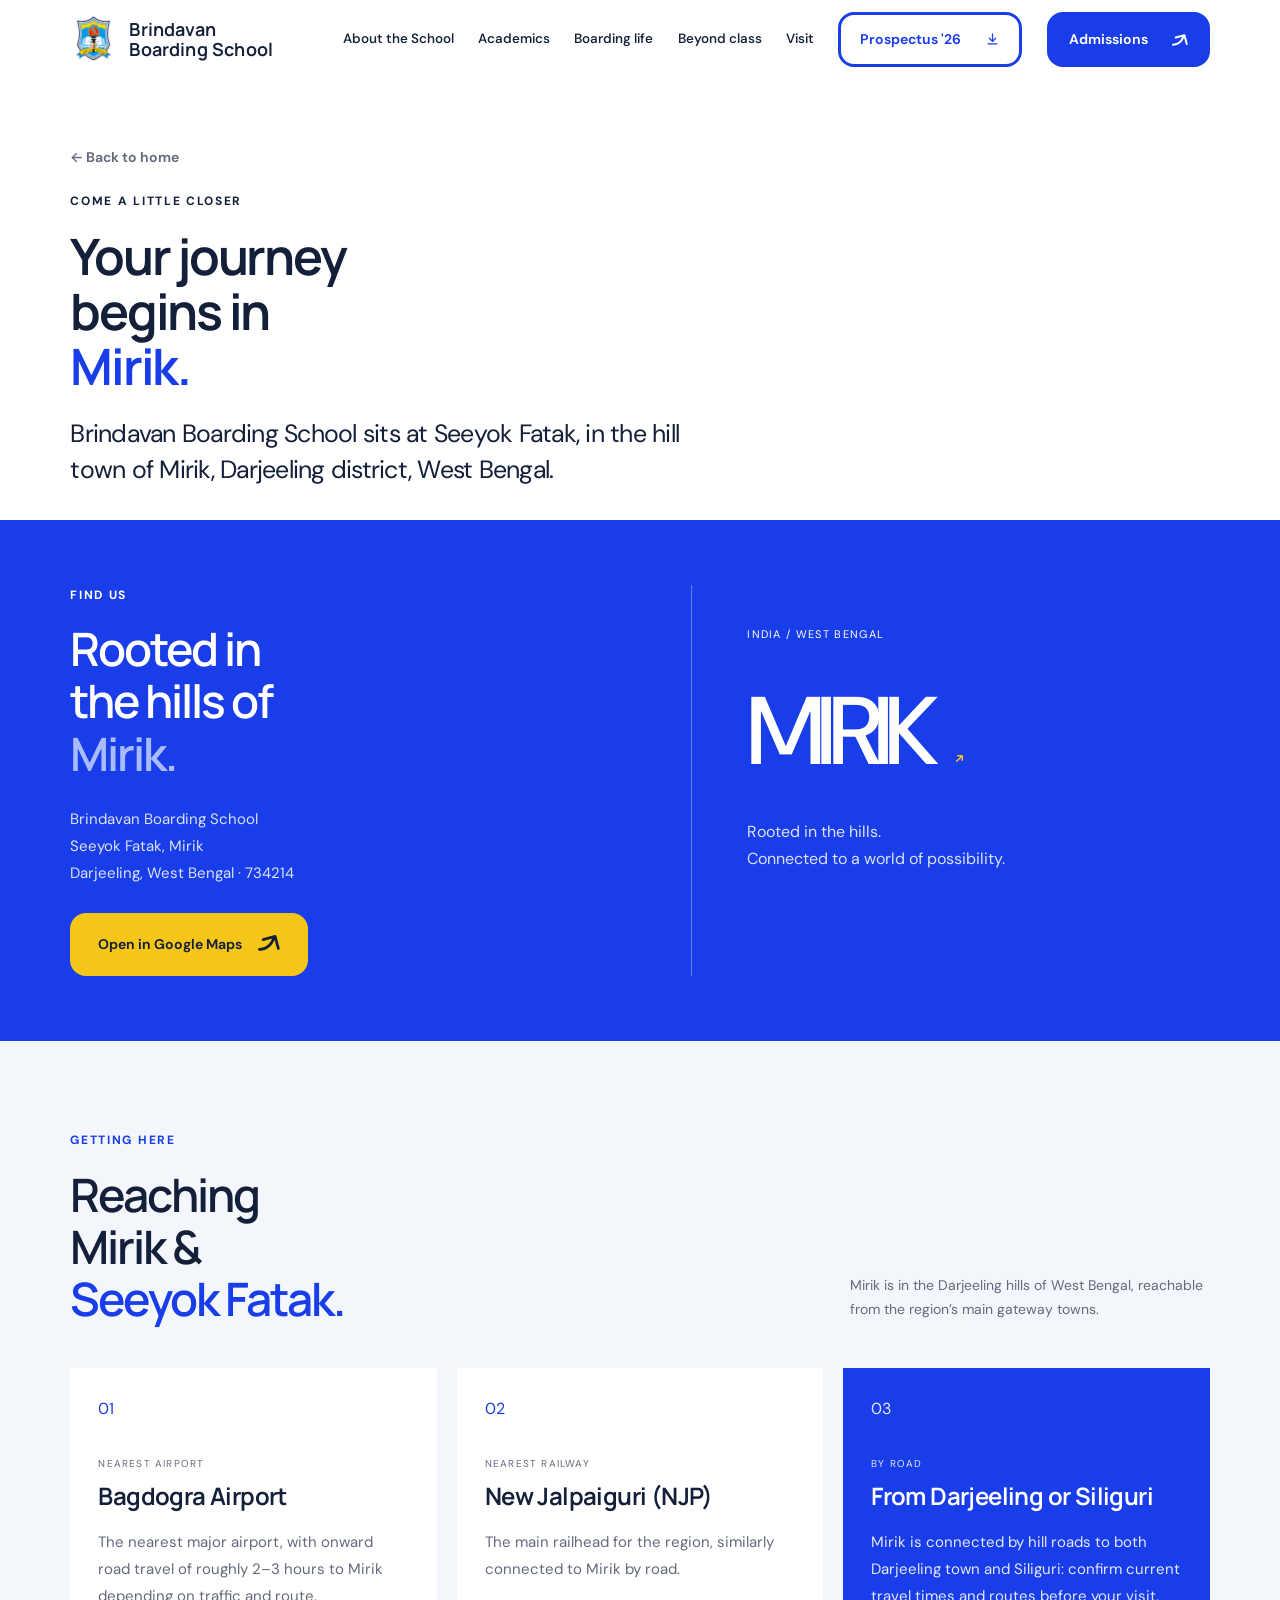
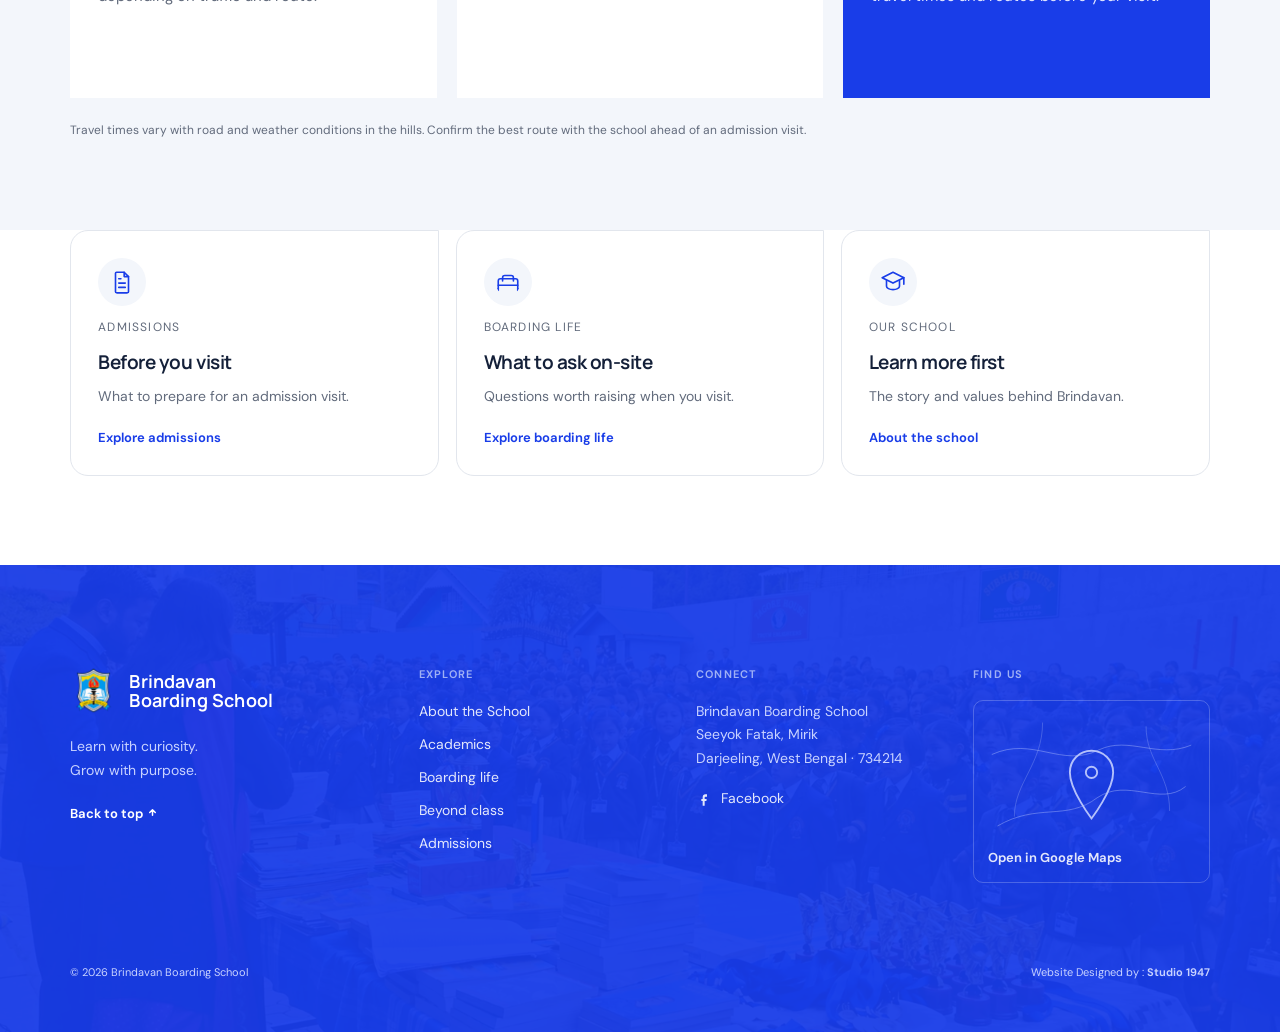
<file: visit.html>
<!doctype html><html lang="en"><head><meta charset="utf-8"><meta name="viewport" content="width=device-width, initial-scale=1"><title>Visit & Location | Brindavan Boarding School</title><meta name="description" content="How to find and reach Brindavan Boarding School at Seeyok Fatak, Mirik, Darjeeling."><meta property="og:title" content="Visit Brindavan Boarding School"><meta property="og:description" content="Your journey begins in Mirik: location and how to get here."><meta property="og:type" content="website"><meta name="twitter:card" content="summary"><link rel="icon" type="image/png" href="/logo.png"><link rel="stylesheet" href="/style.css"></head><body><a class="skip" href="#main">Skip to content</a><header><a class="brand" href="index.html" aria-label="Brindavan Boarding School home"><img class="logo" src="/logo.png" alt="Brindavan Boarding School crest"><span class="brand-name">Brindavan<span>Boarding School</span></span></a><button class="menu" aria-label="Open navigation" aria-expanded="false">Menu ☰</button><nav aria-label="Main navigation"><a href="about.html">About the School</a><a href="academics.html">Academics</a><a href="boarding.html">Boarding life</a><a href="life.html">Beyond class</a><a href="visit.html">Visit</a><button type="button" class="button outline small" data-open-prospectus>Prospectus '26 <svg width="15" height="15" viewBox="0 0 24 24" fill="none" stroke="currentColor" stroke-width="2" stroke-linecap="round" stroke-linejoin="round" aria-hidden="true"><path d="M12 3v12"/><path d="M7 10l5 5 5-5"/><path d="M5 19h14"/></svg></button><a class="button small" href="admissions.html">Admissions <span><svg class="swoosh-arrow" viewBox="0 0 36 26" fill="none" xmlns="http://www.w3.org/2000/svg" aria-hidden="true"><path d="M22.5084 11.7141L24.4576 12.8395L24.4576 12.8395L22.5084 11.7141ZM30.1455 1.66941C29.8238 0.468672 28.5896 -0.243902 27.3889 0.0778282L7.82173 5.32073C6.62099 5.64246 5.90842 6.87667 6.23015 8.0774C6.55188 9.27814 7.78608 9.99071 8.98682 9.66898L26.3798 5.00862L31.0402 22.4016C31.3619 23.6024 32.5961 24.3149 33.7968 23.9932C34.9976 23.6715 35.7102 22.4373 35.3884 21.2365L30.1455 1.66941ZM2.25098 21.1588C1.00788 21.1588 0.000159502 22.1665 0.000159502 23.4096C0.000159502 24.6527 1.00788 25.6604 2.25098 25.6604V23.4096V21.1588ZM22.5084 11.7141L24.4576 12.8395L29.9207 3.37737L27.9714 2.25195L26.0221 1.12654L20.5591 10.5887L22.5084 11.7141ZM22.5084 11.7141L20.5591 10.5887C16.7827 17.1295 9.80371 21.1588 2.25098 21.1588V23.4096V25.6604C11.412 25.6604 19.8771 20.7731 24.4576 12.8395L22.5084 11.7141Z" fill="currentColor"/></svg></span></a></nav></header><main id="main">
<section class="section page-intro"><a class="text-link" href="index.html"><span class="back-arrow">←</span> Back to home</a><p class="eyebrow">COME A LITTLE CLOSER</p><h1>Your journey<br>begins in<br><em>Mirik.</em></h1><p class="lead">Brindavan Boarding School sits at Seeyok Fatak, in the hill town of Mirik, Darjeeling district, West Bengal.</p></section>
<section class="visit"><div><p class="eyebrow">FIND US</p><h2>Rooted in<br>the hills of<br><em>Mirik.</em></h2><address>Brindavan Boarding School<br>Seeyok Fatak, Mirik<br>Darjeeling, West Bengal · 734214</address><a class="button orange" href="https://www.google.com/maps/search/?api=1&query=Brindavan+Boarding+School+Seeyok+Fatak+Mirik" target="_blank" rel="noopener">Open in Google Maps <span><svg class="swoosh-arrow" viewBox="0 0 36 26" fill="none" xmlns="http://www.w3.org/2000/svg" aria-hidden="true"><path d="M22.5084 11.7141L24.4576 12.8395L24.4576 12.8395L22.5084 11.7141ZM30.1455 1.66941C29.8238 0.468672 28.5896 -0.243902 27.3889 0.0778282L7.82173 5.32073C6.62099 5.64246 5.90842 6.87667 6.23015 8.0774C6.55188 9.27814 7.78608 9.99071 8.98682 9.66898L26.3798 5.00862L31.0402 22.4016C31.3619 23.6024 32.5961 24.3149 33.7968 23.9932C34.9976 23.6715 35.7102 22.4373 35.3884 21.2365L30.1455 1.66941ZM2.25098 21.1588C1.00788 21.1588 0.000159502 22.1665 0.000159502 23.4096C0.000159502 24.6527 1.00788 25.6604 2.25098 25.6604V23.4096V21.1588ZM22.5084 11.7141L24.4576 12.8395L29.9207 3.37737L27.9714 2.25195L26.0221 1.12654L20.5591 10.5887L22.5084 11.7141ZM22.5084 11.7141L20.5591 10.5887C16.7827 17.1295 9.80371 21.1588 2.25098 21.1588V23.4096V25.6604C11.412 25.6604 19.8771 20.7731 24.4576 12.8395L22.5084 11.7141Z" fill="currentColor"/></svg></span></a></div><div class="location-type"><span>INDIA / WEST BENGAL</span><strong>MIRIK<span><svg class="icon-arrow" width="13" height="13" viewBox="0 0 14 14" fill="none" xmlns="http://www.w3.org/2000/svg" aria-hidden="true"><path d="M4 10L10 4M10 4H5M10 4V9" stroke="currentColor" stroke-width="1.6" stroke-linecap="round" stroke-linejoin="round"/></svg></span></strong><p>Rooted in the hills.<br>Connected to a world of possibility.</p></div></section>
<section class="section academics"><div class="section-heading"><div><p class="eyebrow">GETTING HERE</p><h2>Reaching<br>Mirik &<br><em>Seeyok Fatak.</em></h2></div><p>Mirik is in the Darjeeling hills of West Bengal, reachable from the region’s main gateway towns.</p></div><div class="academic-grid"><article><span class="card-number">01</span><span class="stage">NEAREST AIRPORT</span><h3>Bagdogra Airport</h3><p>The nearest major airport, with onward road travel of roughly 2–3 hours to Mirik depending on traffic and route.</p></article><article><span class="card-number">02</span><span class="stage">NEAREST RAILWAY</span><h3>New Jalpaiguri (NJP)</h3><p>The main railhead for the region, similarly connected to Mirik by road.</p></article><article class="blue-card"><span class="card-number">03</span><span class="stage">BY ROAD</span><h3>From Darjeeling or Siliguri</h3><p>Mirik is connected by hill roads to both Darjeeling town and Siliguri: confirm current travel times and routes before your visit.</p></article></div><p class="footnote">Travel times vary with road and weather conditions in the hills. Confirm the best route with the school ahead of an admission visit.</p></section>
<section class="section" style="padding-top:0"><div class="quick-links"><a href="admissions.html"><svg class="qlink-icon" viewBox="0 0 24 24" fill="none" xmlns="http://www.w3.org/2000/svg" stroke="currentColor" stroke-width="1.5" stroke-linecap="round" stroke-linejoin="round" aria-hidden="true"><path d="M7 3h7l4 4v14a1 1 0 0 1-1 1H7a1 1 0 0 1-1-1V4a1 1 0 0 1 1-1Z"/><path d="M14 3v4h4"/><path d="M9 13h6M9 17h6M9 9h2"/></svg><span>ADMISSIONS</span><h3>Before you visit</h3><p>What to prepare for an admission visit.</p><em>Explore admissions</em></a><a href="boarding.html"><svg class="qlink-icon" viewBox="0 0 24 24" fill="none" xmlns="http://www.w3.org/2000/svg" stroke="currentColor" stroke-width="1.5" stroke-linecap="round" stroke-linejoin="round" aria-hidden="true"><path d="M3 18v-7a2 2 0 0 1 2-2h14a2 2 0 0 1 2 2v7"/><path d="M3 15h18"/><path d="M7 11V8a2 2 0 0 1 2-2h6a2 2 0 0 1 2 2v3"/><path d="M3 18v2M21 18v2"/></svg><span>BOARDING LIFE</span><h3>What to ask on-site</h3><p>Questions worth raising when you visit.</p><em>Explore boarding life</em></a><a href="about.html"><svg class="qlink-icon" viewBox="0 0 24 24" fill="none" xmlns="http://www.w3.org/2000/svg" stroke="currentColor" stroke-width="1.5" stroke-linecap="round" stroke-linejoin="round" aria-hidden="true"><path d="M12 3 2 8l10 5 10-5-10-5Z"/><path d="M6 10.5V16c0 1.6 2.7 3 6 3s6-1.4 6-3v-5.5"/><path d="M22 8v6"/></svg><span>OUR SCHOOL</span><h3>Learn more first</h3><p>The story and values behind Brindavan.</p><em>About the school</em></a></div></section>
</main><footer><div class="footer-top"><div class="footer-brand"><a class="brand" href="index.html"><img class="logo" src="/logo.png" alt="Brindavan Boarding School crest"><span class="brand-name">Brindavan<span>Boarding School</span></span></a><p>Learn with curiosity.<br>Grow with purpose.</p><a href="#main" class="text-link">Back to top <svg class="icon-arrow" width="13" height="13" viewBox="0 0 14 14" fill="none" xmlns="http://www.w3.org/2000/svg" aria-hidden="true"><path d="M7 10V4M7 4L4 7M7 4L10 7" stroke="currentColor" stroke-width="1.6" stroke-linecap="round" stroke-linejoin="round"/></svg></a></div><div class="footer-col"><h4>EXPLORE</h4><a href="about.html">About the School</a><a href="academics.html">Academics</a><a href="boarding.html">Boarding life</a><a href="life.html">Beyond class</a><a href="admissions.html">Admissions</a></div><div class="footer-col footer-social"><h4>CONNECT</h4><address>Brindavan Boarding School<br>Seeyok Fatak, Mirik<br>Darjeeling, West Bengal &middot; 734214</address><a href="https://www.facebook.com/p/Brindavan-boarding-school-61574700620509/" target="_blank" rel="noopener"><svg width="16" height="16" viewBox="0 0 24 24" fill="none" xmlns="http://www.w3.org/2000/svg" aria-hidden="true"><path d="M16 8.5h-2c-.5 0-1 .5-1 1.2V12h3l-.4 3h-2.6v7h-3v-7H8v-3h2V9.3C10 7 11.6 5 14 5h2.5v3.5Z" fill="currentColor"/></svg> Facebook</a></div><div class="footer-col"><h4>FIND US</h4><a class="footer-map" href="https://www.google.com/maps/search/?api=1&amp;query=Brindavan+Boarding+School+Seeyok+Fatak+Mirik" target="_blank" rel="noopener"><svg viewBox="0 0 220 130" fill="none" xmlns="http://www.w3.org/2000/svg" aria-hidden="true">
<path d="M4 42C48 22 78 57 118 37C150 22 180 47 216 32" stroke="currentColor" stroke-width="1" stroke-opacity=".45"/>
<path d="M10 118C53 93 83 113 116 88C148 66 183 98 210 76" stroke="currentColor" stroke-width="1" stroke-opacity=".45"/>
<path d="M58 8C58 52 28 72 28 108" stroke="currentColor" stroke-width="1" stroke-opacity=".3"/>
<path d="M168 12C168 48 193 62 193 102" stroke="currentColor" stroke-width="1" stroke-opacity=".3"/>
<path d="M110 38C123 38 133 48 133 61C133 80 110 110 110 110C110 110 87 80 87 61C87 48 97 38 110 38Z" stroke="currentColor" stroke-width="2"/>
<circle cx="110" cy="61" r="6" stroke="currentColor" stroke-width="2"/>
</svg><span>Open in Google Maps</span></a></div></div><div class="footer-bottom"><span>© <span id="year">2026</span> Brindavan Boarding School</span><span>Website Designed by : <a class="credit-link" href="https://www.1947.io" target="_blank" rel="noopener">Studio 1947</a></span></div></footer><script src="/script.js" defer></script><div class="modal-overlay" id="prospectus-modal" hidden><div class="modal-box" role="dialog" aria-modal="true" aria-labelledby="prospectus-title"><button type="button" class="modal-close" data-close-prospectus aria-label="Close">&times;</button><h3 id="prospectus-title">Get the Prospectus</h3><p>Share your details and we will send you the prospectus on WhatsApp.</p><form id="prospectus-form"><label>Full name<input type="text" name="name" required></label><label>WhatsApp number<input type="tel" name="whatsapp" required placeholder="+91 XXXXX XXXXX"></label><button type="submit" class="button">Send request</button></form></div></div></body></html>
</file>
<file: style.css>
@import url('https://fonts.googleapis.com/css2?family=DM+Sans:wght@400;450;500;550;600;650;700&family=Inter:wght@600&family=Manrope:wght@400;500;600;650;700;750;800&display=swap');
:root{--h2:clamp(34px,3.6vw,58px);--h3:clamp(19px,1.45vw,23px);--body:clamp(15.5px,1.05vw,17px);--body-sm:clamp(14px,.95vw,15.5px);--sp-sec:clamp(64px,7vw,112px);--sp-head:clamp(30px,3.4vw,52px);--r-card:18px;--blue:#193de8;--ink:#142039;--orange:#f5c518;--muted:#626b7c;--line:#e2e6ed;--pale:#f3f6fb}*{box-sizing:border-box}html{scroll-behavior:smooth;scroll-padding-top:80px;overflow-x:clip}body{margin:0;background:#fff;color:var(--ink);font-family:'DM Sans',Arial,sans-serif;font-size:16px;line-height:1.65}a{color:inherit;text-decoration:none}button{font:inherit}a,button,summary{-webkit-tap-highlight-color:transparent}a:focus-visible,button:focus-visible,summary:focus-visible{outline:3px solid var(--orange);outline-offset:5px}p{margin:0 0 22px}h1,h2,h3{font-family:Manrope,Arial,sans-serif;letter-spacing:-.045em;line-height:1.13;margin:0}em{font-style:normal;color:var(--blue)}h1{font-size:clamp(37px,3.92vw,61px);font-weight:650;line-height:1.09}h2{font-size:var(--h2);font-weight:600}h3{font-size:24px;font-weight:650;letter-spacing:-.025em}header,.hero,.facts,.section,.visit{padding-left:max(5.5vw,24px);padding-right:max(5.5vw,24px)}header{height:80px;display:flex;align-items:center;justify-content:space-between;gap:clamp(18px,2.4vw,60px);background:#fff;position:sticky;top:0;z-index:10}header>.brand{flex-shrink:0}.brand{display:flex;gap:12px;align-items:center;font-family:Manrope,sans-serif}.brand-name{display:flex;flex-direction:column;font-size:18px;font-weight:650;letter-spacing:.01em;line-height:1.08;white-space:nowrap}.brand-name span{white-space:nowrap}.icon-arrow{display:inline-block;vertical-align:-1px}.logo{width:47px;height:52px;object-fit:contain}nav{display:flex;align-items:center;gap:clamp(12px,1.9vw,30px);font-size:clamp(12.5px,1.05vw,14px);font-weight:550}nav>a{white-space:nowrap}.button{white-space:nowrap}
nav>a:not(.button):hover{color:var(--blue)}.button{display:inline-flex;justify-content:space-between;align-items:center;gap:16px;background:var(--blue);color:white;padding:17px 25px;font-size:14px;font-weight:650;border:3px solid var(--blue);border-radius:16px;transition:transform .2s,background .2s,border-color .2s}.button:hover{background:#102da9;border-color:#102da9;transform:translateY(-2px)}.button.outline{background:transparent;color:var(--blue);border-color:var(--blue)}.button.outline:hover{background:var(--blue);color:#fff}.button span{font-size:21px;line-height:1}.button.small{padding:13px 19px;gap:24px}.menu{display:none}.hero{display:grid;grid-template-columns:0.95fr 1.2fr;gap:4vw;padding-top:50px;padding-bottom:90px;align-items:center}.eyebrow{font-size:12px;letter-spacing:.14em;font-weight:700;line-height:1.7;margin-bottom:18px}.hero .eyebrow{color:var(--blue);display:flex;gap:9px;align-items:center;letter-spacing:.12em}.hero .eyebrow span{width:7px;height:7px;background:var(--orange)}.intro{max-width:470px;font-size:17px;color:var(--muted);margin-top:26px;line-height:1.8}.actions{display:flex;gap:30px;align-items:center;margin-top:30px}.text-link{font-size:14px;font-weight:650;display:inline-block}.text-link:hover{color:var(--blue)}.hero-note{display:flex;gap:14px;align-items:center;margin-top:48px}.hero-note p{font-size:13px;line-height:1.6;margin:0;color:var(--muted)}.hero-note strong{color:var(--ink);font-weight:500}.mini-mark{border:1px solid var(--line);border-radius:50%;width:45px;height:45px;display:grid;place-items:center;color:var(--blue);font-size:12px;font-weight:750}.hero-visual{align-self:stretch;height:auto;min-height:660px;margin-top:-20px;margin-bottom:-90px;position:relative;overflow:hidden;background:#214634;border-radius:48px 48px 48px 0}.hero-visual:after{content:'';position:absolute;inset:0;background:linear-gradient(180deg,rgba(10,20,60,.18),transparent 38%,rgba(19,45,169,.45) 68%,rgba(12,28,110,.82) 100%);pointer-events:none;z-index:1}
.hero-visual .slide{position:absolute;inset:0;opacity:0;transition:opacity 1.2s ease}
.hero-visual .slide.active{opacity:1}.hero-visual img{width:100%;height:100%;object-fit:cover}.image-top,.image-bottom,.photo-label{position:absolute;z-index:2;color:white}.image-top{top:34px;left:36px;right:25px;font-size:11px;letter-spacing:.15em;display:flex;justify-content:space-between;padding-left:30px}.image-top span{letter-spacing:0}.image-bottom{left:30px;bottom:28px;right:30px;display:flex;justify-content:space-between;align-items:center;font-size:19px;line-height:1.4}.image-bottom strong{font-weight:650}.image-bottom a{background:var(--orange);color:var(--ink);width:51px;height:51px;display:grid;place-items:center;border-radius:50%;font-size:26px}.photo-label{font-size:10px;bottom:18px;left:30px;opacity:.8}.facts{display:grid;grid-template-columns:repeat(5,1fr);padding-top:27px;padding-bottom:28px;border-top:1px solid var(--line);border-bottom:1px solid var(--line)}.facts div{padding-left:32px;border-left:1px solid var(--line)}.facts div:first-child{padding-left:0;border:0}.facts span{display:block;font-size:10px;letter-spacing:.12em;color:var(--muted);margin-bottom:6px}.facts strong{font-size:19px;font-weight:550}.nowrap-fact{white-space:nowrap}
.stat-count{white-space:nowrap;font-variant-numeric:tabular-nums}.section{padding-top:var(--sp-sec);padding-bottom:var(--sp-sec)}.about{display:grid;grid-template-columns:1fr 1fr;gap:10vw}
#about{position:relative;z-index:1;padding-bottom:clamp(20px,2vw,36px)}
.about-single{display:block}
#about .about-text{max-width:none}
#about .lead{font-size:clamp(58px,7.2vw,108px);line-height:1.15;letter-spacing:-.03em;max-width:100%;white-space:normal;word-break:keep-all;color:var(--blue);font-weight:650}
.lead-warp{position:relative;display:block;width:100%;height:clamp(200px,26vw,380px);margin-bottom:0}
#about .lead mark{background:var(--orange);color:var(--blue);padding:0 6px;box-decoration-break:clone;-webkit-box-decoration-break:clone}
#about .about-intro{display:grid;grid-template-columns:1fr 1fr;gap:clamp(24px,3.4vw,64px);max-width:1180px;margin-top:clamp(20px,2.4vw,36px)}#about .about-intro p{margin:0;max-width:none;font-size:var(--body);line-height:1.75}
#about .values{max-width:640px}
#explore-school{padding-left:0;padding-right:0;padding-top:0}
#explore-school .about-illustration{position:relative;container-type:inline-size;margin-top:max(-5vw,-90px);margin-bottom:56px}#explore-school .about-illustration img{width:100%;height:auto;display:block;-webkit-mask-image:linear-gradient(to bottom,transparent,#000 12%);mask-image:linear-gradient(to bottom,transparent,#000 12%)}#explore-school .welcome-overlay{position:absolute;left:7.4cqw;top:50%;transform:translateY(-58%);z-index:1}#explore-school .welcome-eyebrow{margin:0 0 1.33cqw;font-family:'DM Sans',Arial,sans-serif;font-size:max(8px,1.134cqw);font-weight:700;letter-spacing:.12em;line-height:1.2;color:#4f8bcb}#explore-school .welcome-title{margin:0;max-width:none;font-family:Manrope,Arial,sans-serif;font-size:max(14px,4.69cqw);font-weight:600;letter-spacing:-.035em;line-height:1.13;color:#1d3a6a}
#explore-school .explore-school-body{padding:0 max(5.5vw,24px)}
@media(max-width:900px){#about .about-intro{grid-template-columns:1fr}}@media(max-width:800px){#about .about-text{max-width:100%}#about .lead{font-size:clamp(13px,3.8vw,16px);line-height:1.3}.lead-warp{height:clamp(70px,20vw,90px)}#explore-school .about-illustration{margin-top:0;margin-bottom:36px}}
.about .eyebrow,.section-heading .eyebrow,.faq .eyebrow{color:var(--blue)}.about-copy{padding-top:5px}.lead{font-size:25px;line-height:1.45;letter-spacing:-.03em}.about-copy>p:not(.lead){color:var(--muted)}.values{display:flex;gap:12px;margin-top:30px}.values span{border:1px solid var(--line);padding:6px 15px;border-radius:30px;font-size:13px}
.values-block{margin-top:clamp(56px,6vw,96px)}.values-head{display:flex;justify-content:space-between;align-items:flex-end;gap:24px 40px;flex-wrap:wrap;margin-bottom:clamp(28px,3vw,44px)}.values-head .eyebrow{color:var(--blue)}#about .values-head h2{max-width:680px;font-size:var(--h2);line-height:1.15;letter-spacing:-.03em;margin:0;color:var(--ink)}.values-head .text-link{margin-bottom:6px}.value-cards{display:grid;grid-template-columns:repeat(3,1fr);gap:clamp(14px,1.4vw,24px)}.value-card{--fg:#fff;--soft:rgba(255,255,255,.78);--chip:rgba(255,255,255,.14);--tag:rgba(255,255,255,.3);--glow:rgba(255,255,255,.2);--accent:#fff;position:relative;isolation:isolate;overflow:hidden;min-height:clamp(330px,25vw,430px);padding:clamp(24px,2.1vw,36px);border-radius:24px 0 24px 24px;display:flex;flex-direction:column;justify-content:space-between;gap:clamp(26px,2.4vw,40px);color:var(--fg);background:var(--blue);transition:transform .5s cubic-bezier(.2,.7,.2,1),box-shadow .5s}.value-card:before{content:'';position:absolute;inset:0;z-index:-1;background:radial-gradient(520px circle at var(--mx,50%) var(--my,30%),var(--glow),transparent 45%);opacity:0;transition:opacity .4s}.value-card:hover{transform:translateY(-8px);box-shadow:0 30px 60px -30px rgba(20,32,57,.45)}.value-card:hover:before{opacity:1}.value-c2{--fg:var(--ink);--soft:rgba(20,32,57,.76);--chip:rgba(25,61,232,.1);--tag:rgba(20,32,57,.25);--glow:rgba(255,255,255,.45);--accent:var(--blue);background:var(--orange)}.value-c3{--accent:var(--orange);--glow:rgba(245,197,24,.16);background:var(--ink)}.value-card-mark{position:absolute;z-index:-1;right:-14%;bottom:-16%;width:78%;height:auto;color:var(--fg);opacity:.09;transform:rotate(-10deg);transition:transform .9s cubic-bezier(.2,.7,.2,1),opacity .5s}.value-card:hover .value-card-mark{transform:rotate(0) scale(1.08);opacity:.14}.value-card-top{display:flex;justify-content:space-between;align-items:flex-start}.value-card-icon{display:grid;place-items:center;width:clamp(56px,4.4vw,72px);aspect-ratio:1;border-radius:50%;background:var(--chip);color:var(--accent)}.value-card-icon svg{width:46%;height:46%}.value-card-num{font-family:Manrope,Arial,sans-serif;font-size:14px;font-weight:700;letter-spacing:.14em;color:var(--soft)}#about .value-card h3{font-size:clamp(26px,2.4vw,40px);font-weight:700;letter-spacing:-.04em;margin:0 0 16px;color:var(--fg)}.value-card p{margin:0;max-width:440px;font-size:var(--body);line-height:1.65;color:var(--soft)}.value-card ul{list-style:none;margin:26px 0 0;padding:0;display:flex;flex-wrap:wrap;gap:8px}.value-card li{font-size:12px;font-weight:650;letter-spacing:.02em;padding:7px 13px;border:1px solid var(--tag);border-radius:999px;color:var(--fg)}.js-reveal .value-card{opacity:0;transform:translateY(48px)}.js-reveal .value-card.is-in{opacity:1;transform:none;transition:opacity .9s ease var(--delay,0s),transform .9s cubic-bezier(.2,.7,.2,1) var(--delay,0s),box-shadow .5s}.js-reveal .value-card.is-in:hover{transform:translateY(-8px);transition-delay:0s}@media(max-width:1000px){.value-cards{grid-template-columns:1fr}.value-card{min-height:0;gap:56px}.value-card-mark{width:44%;right:-6%;bottom:-20%}}@media(prefers-reduced-motion:reduce){.value-card,.value-card-mark{transition:none}.value-card:hover{transform:none}.js-reveal .value-card{opacity:1;transform:none}}



.academics{background:var(--pale)}.section-heading{display:flex;justify-content:space-between;gap:35px;align-items:end;margin-bottom:var(--sp-head)}.section-heading>p{max-width:360px;font-size:var(--body-sm);line-height:1.7;color:var(--muted);margin-bottom:3px}.academic-grid{display:grid;grid-template-columns:repeat(3,1fr);gap:20px}.academic-grid article{background:white;padding:28px 28px 30px;position:relative;min-height:330px;display:flex;flex-direction:column}.card-number{font-size:16px;color:var(--blue);margin-bottom:33px}.stage{font-size:10px;letter-spacing:.12em;color:var(--muted);margin-bottom:10px}.academic-grid h3{margin-bottom:20px}.academic-grid p{font-size:15px;color:var(--muted);line-height:1.8}.academic-grid a{font-size:13px;font-weight:650;margin-top:auto;padding-top:20px;border-top:1px solid var(--line)}.academic-grid .blue-card{background:var(--blue);color:white}.blue-card p,.blue-card .stage,.blue-card .card-number{color:#e4e8ff}.blue-card a{border-color:#6a80f1}.footnote{font-size:12px;line-height:1.7;color:var(--muted);margin:22px 0 0}.boarding{background:#122240;color:#fff;display:grid;grid-template-columns:1fr 1fr;gap:10vw}.boarding em{color:#ffd966}.boarding-title>p:not(.eyebrow){max-width:445px;margin:26px 0 30px;color:#bcc6d9}.boarding .eyebrow{color:#b4c3ea}.orange{background:var(--orange);color:#132039;border-color:var(--orange)}.orange:hover{background:#ffd966;border-color:#ffd966}.boarding-list{padding-top:5px}.boarding-list article{display:flex;gap:26px;padding:28px 0;border-top:1px solid #39445c}.boarding-list article>span{color:#ffd966;font-size:13px}.boarding-list h3{font-size:23px;margin-bottom:12px}.boarding-list p{font-size:15px;color:#bcc6d9;margin:0}.life-grid{display:grid;grid-template-columns:repeat(3,1fr);gap:25px}.life-art{height:235px;padding:29px;display:flex;align-items:end;justify-content:space-between;margin-bottom:24px;overflow:hidden}.life-art span{font-family:Manrope,sans-serif;font-size:38px;line-height:1.08;font-weight:800;letter-spacing:-.045em}.life-art b{font-size:13px;font-weight:500;align-self:start}.orange-art{background:#f5c518;color:#152345}.blue-art{background:#244be8;color:#fff}.light-art{background:#eaf0ff;color:#1b41da}.life-grid h3{font-size:22px;margin-bottom:14px}.life-grid p{font-size:15px;color:var(--muted)}.admissions{display:grid;grid-template-columns:1fr 1fr;gap:9vw;background:#f3f6fb}.admissions>div>p:not(.eyebrow):not(.footnote){color:var(--muted);margin-top:25px;max-width:460px}.admissions .eyebrow{color:var(--blue)}.steps{padding:0;margin:0;list-style:none}.steps li{display:flex;gap:23px;border-bottom:1px solid #d8deea;padding:28px 0}.steps li:first-child{padding-top:4px}.steps li>span{width:36px;height:36px;border:1px solid #c7d0e9;color:var(--blue);border-radius:50%;display:grid;place-items:center;flex-shrink:0;font-size:12px}.steps h3{font-size:22px;margin:3px 0 10px}.steps p{font-size:15px;color:var(--muted);margin:0}.faq{display:grid;grid-template-columns:.8fr 1.2fr;gap:8vw}details{border-bottom:1px solid var(--line)}summary{padding:22px 32px 22px 0;font-weight:550;list-style:none;cursor:pointer;position:relative}summary::-webkit-details-marker{display:none}summary:after{content:'+';position:absolute;right:2px;color:var(--blue);font-size:23px;font-weight:400;top:17px}details[open] summary:after{content:'−'}details p{color:var(--muted);font-size:15px;line-height:1.8;padding-right:22px}.visit{background:var(--blue);color:white;padding-top:65px;padding-bottom:65px;display:grid;grid-template-columns:1fr 1fr;gap:8vw}.visit em{color:#a9bbff}.visit address{font-style:normal;color:#dae2ff;font-size:15px;line-height:1.8;margin:26px 0}.location-type{border-left:1px solid #637eec;padding:35px 0 0 55px}.location-type>span{font-size:11px;letter-spacing:.12em}.location-type strong{display:block;font-size:clamp(50px,7.5vw,110px);letter-spacing:-.07em;font-weight:500;line-height:1.8}.location-type strong span{font-weight:400;margin-left:20px;color:var(--orange)}.location-type p{color:#dae2ff;font-size:16px}footer{position:relative;overflow:hidden;width:100vw;left:50%;margin-left:-50vw;padding-top:100px;padding-bottom:50px;background:var(--blue);color:#fff}
footer:before{content:'';position:absolute;inset:0;background:url('/footer-photo.webp') center/cover no-repeat;opacity:.05;pointer-events:none}
.footer-top,.footer-bottom,.sources{position:relative;z-index:1;padding-left:max(5.5vw,24px);padding-right:max(5.5vw,24px)}.footer-top{display:flex;justify-content:space-between;align-items:center;margin-bottom:50px}.footer-top p{color:#c9d3ff;font-size:14px;margin:0}.footer-bottom{display:flex;justify-content:space-between;padding-top:20px;font-size:11px;color:#c9d3ff}.footer-bottom a:hover{color:#fff}
.credit-link{font-weight:650;text-decoration:none}
.footer-top{display:grid;grid-template-columns:1.3fr 1fr 1fr 1fr;gap:40px;align-items:start}
.footer-brand .brand{margin-bottom:18px}
.footer-brand p{color:#c9d3ff;font-size:14px;margin:0 0 18px}
.footer-brand .text-link{color:#fff;font-size:13px;font-weight:650}
.footer-col h4{font-size:11px;letter-spacing:.12em;color:#9fb0f5;margin:0 0 16px;font-weight:650}
.footer-col a{display:block;color:#fff;font-size:14px;margin-bottom:10px;opacity:.88;text-decoration:none}
.footer-col a:hover{opacity:1;text-decoration:underline}
.footer-col address{font-style:normal;color:#c9d3ff;font-size:14px;line-height:1.7;margin-bottom:16px}
.footer-social a{display:flex;align-items:center;gap:9px;margin-bottom:0}
.footer-social svg{flex-shrink:0}
.footer-map{border:1px solid rgba(255,255,255,.25);border-radius:10px;padding:14px;display:block;transition:border-color .2s,background .2s}
.footer-map:hover{border-color:rgba(255,255,255,.6);background:rgba(255,255,255,.05);text-decoration:none;opacity:1}
.footer-map svg{width:100%;height:auto;display:block;margin-bottom:10px;color:#c9d3ff}
.footer-map span{display:block;font-size:13px;font-weight:650;color:#fff;opacity:1}
.sources{border:0;margin-top:15px}.sources summary{font-size:12px;padding:8px 30px 8px 0;display:inline-block;color:#c9d3ff}.sources summary:after{top:3px;font-size:17px;color:#fff}.sources p{font-size:12px;color:#dbe1ff}.sources p a{text-decoration:underline;color:#fff}.skip{position:fixed;left:15px;top:-100px;z-index:50;background:white;padding:12px;color:var(--blue)}.skip:focus{top:10px}@media(min-width:1600px){body{max-width:1800px;margin:auto}footer{padding-inline:calc(50vw - 900px)}}@media(max-width:1100px){.hero{gap:25px}.hero-visual{min-height:600px}h1{font-size:43px}.hero .eyebrow{font-size:10px}.actions{gap:18px}.image-top span{display:none}.facts strong{font-size:16px}.life-art span{font-size:30px}.section{padding-top:75px;padding-bottom:75px}}@media(max-width:800px){header{height:66px}.brand-name{font-size:16px}.logo{height:44px;width:40px}.hero{grid-template-columns:1fr;padding-top:36px;gap:35px;padding-bottom:35px}.hero-copy{max-width:600px}h1{font-size:clamp(35px,6.4vw,52px)}.hero .eyebrow{font-size:10px}.hero-note{display:none}.hero-visual{align-self:auto;height:440px;min-height:0;margin-top:0;margin-bottom:0;border-radius:32px 32px 32px 0}.image-top{padding-left:12px}.intro{font-size:16px;max-width:540px}.award-marquee{max-width:540px}.facts{grid-template-columns:1fr 1fr;gap:24px}.facts div:nth-child(3),.facts div:nth-child(5){border:0;padding:0}.facts strong{font-size:17px}.nowrap-fact{white-space:normal;font-size:14px}.facts span{font-size:9px}.facts div{padding-left:22px}.section{padding-top:60px;padding-bottom:60px}.about,.boarding,.admissions,.faq{grid-template-columns:1fr;gap:35px}.about h2 br{display:none}.about h2{max-width:440px}.section-heading{display:block}.section-heading>p{margin-top:24px;max-width:500px}.section-heading>.text-link{margin-top:20px}.academic-grid{grid-template-columns:1fr}.academic-grid article{min-height:270px}.card-number{margin-bottom:20px}.life-grid{grid-template-columns:1fr;gap:35px}.life-art{height:230px}.life-art span{font-size:45px}.visit{grid-template-columns:1fr;padding-top:55px;padding-bottom:55px;gap:40px}.location-type{border-left:0;border-top:1px solid #637eec;padding:30px 0 0}.location-type strong{font-size:80px;line-height:1.5}.location-type p{margin-bottom:0}.footer-top{grid-template-columns:1fr 1fr;gap:32px}.footer-brand{grid-column:1/-1}.footer-bottom{flex-direction:column;gap:10px}.actions{flex-wrap:wrap;gap:24px}.boarding-list article:last-child{padding-bottom:0}html{scroll-padding-top:70px}}@media(prefers-reduced-motion:reduce){html{scroll-behavior:auto}*{transition:none!important}}.page-intro{padding-top:64px;padding-bottom:10px}.page-intro .text-link{margin-bottom:22px;display:inline-block;color:var(--muted)}.back-arrow{font-family:'Inter',Arial,sans-serif;font-weight:600}.page-intro .lead{margin-top:22px;max-width:640px}.quick-links{display:grid;grid-template-columns:repeat(3,1fr);gap:clamp(14px,1.3vw,20px)}.quick-links a{background:white;border:1px solid var(--line);border-radius:var(--r-card) 0 var(--r-card) var(--r-card);padding:clamp(24px,2.1vw,34px);display:flex;flex-direction:column;align-items:flex-start;gap:12px;height:100%;transition:transform .3s cubic-bezier(.2,.7,.2,1),border-color .3s,background .3s,box-shadow .3s}.quick-links a:hover{box-shadow:0 22px 40px -26px rgba(20,32,57,.5)}.quick-links .qlink-icon{box-sizing:content-box;padding:11px;border-radius:50%;background:var(--pale);transition:color .3s,background .3s}.quick-links a:hover .qlink-icon{background:rgba(255,255,255,.16)}.quick-links h3{margin-top:2px}.quick-links em{margin-top:auto;padding-top:6px}
.quick-links .qlink-icon{width:26px;height:26px;color:var(--blue);transition:color .2s}
.award-marquee{margin-top:20px;max-width:470px;overflow:hidden;mask-image:linear-gradient(90deg,transparent,#000 8%,#000 92%,transparent);-webkit-mask-image:linear-gradient(90deg,transparent,#000 8%,#000 92%,transparent)}
.award-track{display:flex;width:max-content;gap:14px;animation:award-scroll 28s linear infinite}
.award-pill{display:flex;align-items:center;gap:9px;white-space:nowrap;border:1px solid var(--line);border-radius:30px;padding:9px 18px;font-size:13px;font-weight:550;color:var(--ink)}
.award-pill svg{width:16px;height:16px;color:var(--blue);flex-shrink:0}
@keyframes award-scroll{from{transform:translateX(-50%)}to{transform:translateX(0)}}
@media(prefers-reduced-motion:reduce){.award-track{animation:none}}
.hero-showcase{grid-template-columns:1fr 1.15fr;grid-template-rows:auto auto;align-items:stretch;gap:14px;padding-top:50px;padding-bottom:50px}
.hero-card{grid-column:1;grid-row:1;min-width:0;background:#000881;color:#fff;border-radius:32px 32px 0 32px;padding:48px 44px 40px;display:flex;flex-direction:column}
.hero-card h1{color:#fff}
.hero-card h1 em{color:var(--orange);font-style:normal}
.hero-card .intro{color:#c9d3ff;margin-top:20px;max-width:440px;font-size:16px;font-weight:400}
.pill-marquee{margin-top:16px;width:100%;min-width:0;max-width:100%;overflow:hidden;mask-image:linear-gradient(90deg,transparent,#000 6%,#000 94%,transparent);-webkit-mask-image:linear-gradient(90deg,transparent,#000 6%,#000 94%,transparent)}
.pill-track{display:flex;width:max-content;gap:12px;animation:pill-scroll 24s linear infinite}
@keyframes pill-scroll{from{transform:translateX(0)}to{transform:translateX(-50%)}}
@media(prefers-reduced-motion:reduce){.pill-track{animation:none}}
.pill-badge{display:inline-flex;align-items:center;gap:10px;background:rgba(255,255,255,.1);backdrop-filter:blur(6px);-webkit-backdrop-filter:blur(6px);border-radius:999px;padding:9px 18px;font-size:13px;color:#fff}
.pill-badge i{width:9px;height:9px;border-radius:50%;background:var(--orange);box-shadow:0 0 0 4px rgba(248,212,42,.2);display:inline-block;flex-shrink:0}
.pill-actions{display:flex;flex-wrap:wrap;gap:14px;margin-top:24px}.pill-actions .pill-btn{flex:1 1 220px;justify-content:space-between}
.pill-btn{display:inline-flex;align-items:center;gap:10px;background:var(--orange);color:#000881;font-weight:700;font-size:clamp(14px,1.15vw,17px);white-space:nowrap;padding:clamp(13px,1.1vw,16px) clamp(18px,1.8vw,26px);border-radius:16px;border:3px solid var(--orange);transition:background .2s,border-color .2s}
.pill-btn:hover{background:#ffd966;border-color:#ffd966}
.pill-btn-outline{background:transparent;color:#fff;border-color:var(--orange)}
.pill-btn-outline:hover{background:var(--orange);color:#000881}
.swoosh-arrow{width:22px;height:16px;flex-shrink:0}
.button.small .swoosh-arrow{width:16px;height:12px}
.hero-strip{grid-column:1;grid-row:2;align-self:end;display:flex;flex-wrap:nowrap;container-type:inline-size;gap:0;padding:clamp(12px,1.5vw,22px) clamp(13px,1.6vw,24px);margin-top:6px;background:#fdeeb0;border-radius:32px 0 0 32px}.hero-strip>div{min-width:0;white-space:nowrap}.hero-strip>div+div{margin-left:min(34px,4.9cqi)}
.hero-strip span{display:block;font-size:min(12px,1.78cqi);color:var(--muted);margin-bottom:min(8px,1.17cqi);line-height:1.4;white-space:nowrap}
.hero-strip strong{font-size:min(22px,3.21cqi);font-weight:650;color:var(--ink);line-height:1.4;white-space:nowrap}
.hero-showcase .hero-visual{grid-column:2;grid-row:1/3;align-self:stretch;height:auto;min-height:0;margin:0;border-radius:32px 32px 32px 0}
@media(max-width:1100px){}
@media(max-width:800px){.hero-showcase{grid-template-columns:1fr;grid-template-rows:auto auto auto;gap:10px}.hero-card{grid-column:1;grid-row:1;padding:36px 28px 32px}.hero-strip{grid-column:1;grid-row:2}.hero-showcase .hero-visual{grid-column:1;grid-row:3;height:320px;min-height:0;border-radius:32px 32px 32px 0}}
.dept-grid{display:grid;grid-template-columns:repeat(3,1fr);gap:20px}
.dept-card{background:white;border:1px solid var(--line);border-left:4px solid var(--blue);padding:26px 26px 28px;display:flex;flex-direction:column;gap:12px}
.dept-card.dept-c2{border-left-color:var(--orange)}
.dept-card.dept-c3{border-left-color:#122240}
.dept-tag{font-size:10px;letter-spacing:.12em;color:var(--muted)}
.dept-card h3{font-size:19px}
.dept-card .dept-lead{margin:0;font-size:14px;color:var(--muted);line-height:1.7}
.dept-person{margin-top:auto;padding-top:16px;border-top:1px solid var(--line)}
.dept-person-role{display:block;font-size:11px;letter-spacing:.1em;color:var(--muted);margin-bottom:4px}
.dept-person strong{font-size:15px;font-weight:600;color:var(--ink)}
.subject-dropdown{margin-top:28px;border:1px solid var(--line);background:var(--pale)}
.subject-dropdown summary{padding:18px 24px;font-weight:650;font-size:15px;list-style:none;cursor:pointer;display:flex;justify-content:space-between;align-items:center}
.subject-dropdown summary::-webkit-details-marker{display:none}
.subject-dropdown summary:after{content:'+';color:var(--blue);font-size:22px;font-weight:400}
.subject-dropdown[open] summary:after{content:'\2212'}
.subject-dropdown-body{padding:0 24px 26px;display:grid;grid-template-columns:repeat(3,1fr);gap:24px}
.subject-dropdown-body h4{font-size:12px;letter-spacing:.1em;color:var(--blue);margin:0 0 10px}
.subject-dropdown-body ul{margin:0;padding:0;list-style:none}
.subject-dropdown-body li{font-size:14px;color:var(--muted);padding:6px 0;border-bottom:1px solid var(--line)}
@media(max-width:800px){.dept-grid{grid-template-columns:1fr}.subject-dropdown-body{grid-template-columns:1fr}}
.modal-overlay{position:fixed;inset:0;background:rgba(11,17,45,.6);display:flex;align-items:center;justify-content:center;padding:24px;z-index:100}
.modal-overlay[hidden]{display:none}
.modal-box{position:relative;background:#fff;border-radius:20px;padding:36px 32px;max-width:420px;width:100%;box-shadow:0 30px 60px rgba(0,0,0,.3)}
.modal-close{position:absolute;top:16px;right:16px;width:32px;height:32px;border:none;background:var(--pale);border-radius:50%;font-size:20px;line-height:1;color:var(--ink);cursor:pointer}
.modal-box h3{font-size:22px;margin-bottom:10px}
.modal-box p{font-size:14px;color:var(--muted);margin-bottom:22px}
.modal-box form{display:flex;flex-direction:column;gap:16px}
.modal-box label{display:flex;flex-direction:column;gap:6px;font-size:13px;font-weight:650;color:var(--ink)}
.modal-box input{padding:12px 14px;border:1px solid var(--line);border-radius:10px;font-size:15px;font-family:inherit}
.modal-box input:focus{outline:2px solid var(--blue);outline-offset:1px}
.modal-box .button{justify-content:center;margin-top:6px}
.hero-illustrated{position:relative;padding:0;min-height:640px;display:flex;align-items:center;overflow:hidden}
.hero-illustration{position:absolute;inset:0;width:100%;height:100%;object-fit:cover;object-position:78% center;z-index:0}
.hero-illustrated-copy{position:relative;z-index:1;max-width:560px;padding:80px max(5.5vw,24px)}
@media(max-width:1100px){.hero-illustrated{min-height:560px}.hero-illustrated-copy{padding:60px max(5.5vw,24px)}}
@media(max-width:800px){.hero-illustrated{display:block;min-height:0}
.hero-illustration{position:static;width:100%;height:260px;object-fit:cover;object-position:75% center}
.hero-illustrated-copy{position:static;max-width:100%;padding:32px max(5.5vw,24px) 40px}}.quick-links a:hover{transform:translateY(-3px);border-color:var(--blue);background:var(--blue)}
.quick-links a:hover .qlink-icon{color:#fff}
.quick-links a:hover span{color:#c9d3ff}
.quick-links a:hover h3{color:#fff}
.quick-links a:hover p{color:#dbe1ff}
.quick-links a:hover em{color:#fff}.quick-links span{font-size:12px;color:var(--muted);letter-spacing:.1em;transition:color .2s}.quick-links h3{font-size:var(--h3);transition:color .2s}.quick-links p{margin:0;font-size:var(--body-sm);line-height:1.65;color:var(--muted);transition:color .2s}.quick-links em{font-style:normal;font-size:13px;font-weight:650;color:var(--blue);transition:color .2s}@media(max-width:800px){.quick-links{grid-template-columns:1fr}}
.vision-top{display:grid;grid-template-columns:1fr 1fr;gap:clamp(32px,6vw,110px);align-items:stretch}.vision .eyebrow{color:var(--blue)}.vision h2{font-size:var(--h2);line-height:1.05}.vision-heading{display:flex;flex-direction:column;justify-content:center}.vision-motto{position:relative;overflow:hidden;margin:0;min-height:clamp(250px,21vw,340px);padding:clamp(26px,2.6vw,44px);border-radius:24px 0 24px 24px;background:var(--blue);color:#fff;display:flex;flex-direction:column;justify-content:flex-end;gap:18px}.vision-motto-mark{position:absolute;top:-.18em;right:.06em;font-family:Manrope,Arial,sans-serif;font-size:clamp(170px,15vw,260px);font-weight:700;line-height:1;color:var(--orange)}.vision-motto blockquote{margin:0;font-family:Manrope,Arial,sans-serif;font-size:clamp(34px,3.4vw,54px);font-weight:650;letter-spacing:-.045em;line-height:1.02}.vision-motto figcaption{font-size:14px;color:#c9d3ff}.vision-copy{display:grid;grid-template-columns:1fr 1fr;gap:clamp(24px,4vw,64px);margin-top:clamp(40px,4vw,64px);padding-top:clamp(28px,3vw,40px);border-top:1px solid var(--line)}.vision-copy p{margin:0;color:var(--muted);font-size:clamp(15px,1.1vw,18px);line-height:1.75}.vision-pillars{list-style:none;counter-reset:none;margin:clamp(40px,4vw,64px) 0 0;padding:0;display:grid;grid-template-columns:repeat(3,1fr)}.vision-pillars li{position:relative;display:flex;align-items:baseline;gap:16px;padding:26px 24px 26px 0;border-top:1px solid var(--line);font-family:Manrope,Arial,sans-serif;font-size:clamp(23px,2.2vw,38px);font-weight:600;letter-spacing:-.04em;color:var(--ink);transition:color .3s}.vision-pillars li+li{padding-left:24px;border-left:1px solid var(--line)}.vision-pillars li:before{content:'';position:absolute;top:-1px;left:0;width:0;height:2px;background:var(--blue);transition:width .5s cubic-bezier(.2,.7,.2,1)}.vision-pillars li:hover{color:var(--blue)}.vision-pillars li:hover:before{width:100%}.vision-pillars span{font-family:'DM Sans',Arial,sans-serif;font-size:12px;font-weight:700;letter-spacing:.14em;color:var(--blue)}
.faq{grid-template-columns:.8fr 1.2fr;gap:clamp(32px,6vw,110px);align-items:start}.faq h2{font-size:var(--h2);line-height:1.05}.faq>div:last-child{counter-reset:faq;display:grid;gap:12px}.faq details{counter-increment:faq;border:1px solid var(--line);border-radius:18px 0 18px 18px;background:#fff;transition:background .3s,border-color .3s,box-shadow .3s}.faq details:hover{border-color:#c9d3ff}.faq details[open]{background:var(--blue);border-color:var(--blue)}.faq details[open] summary,.faq details[open] summary:before,.faq details[open] p,.faq details[open] p a{color:#fff}.faq summary{display:flex;align-items:center;gap:18px;padding:22px 22px 22px 24px;font-size:clamp(16px,1.15vw,18px)}.faq summary:before{content:counter(faq,decimal-leading-zero);flex-shrink:0;font-size:12px;font-weight:700;letter-spacing:.12em;color:var(--blue)}.faq summary:after{content:'+';position:static;flex-shrink:0;margin-left:auto;width:38px;height:38px;border-radius:50%;border:1px solid var(--line);display:grid;place-items:center;font-size:22px;line-height:1;color:var(--blue);background:#fff;transition:transform .35s cubic-bezier(.2,.7,.2,1),background .3s,color .3s,border-color .3s}.faq details[open] summary:after{content:'+';transform:rotate(45deg);background:#fff;border-color:#fff;color:var(--blue)}.faq details p{margin:0;padding:0 70px 26px 58px;font-size:15px}.faq details p a{color:var(--blue);text-decoration:underline}@supports (interpolate-size:allow-keywords){.faq{interpolate-size:allow-keywords}.faq details::details-content{block-size:0;overflow:hidden;transition:block-size .4s cubic-bezier(.2,.7,.2,1),content-visibility .4s allow-discrete}.faq details[open]::details-content{block-size:auto}}
@media(max-width:900px){.vision-top,.vision-copy,.faq{grid-template-columns:1fr}.vision-heading{gap:0}.vision-pillars{grid-template-columns:1fr}.vision-pillars li+li{padding-left:0;border-left:0}}@media(max-width:500px){.faq summary{padding:18px 16px;gap:12px}.faq summary:after{width:32px;height:32px}.faq details p{padding:0 16px 22px 16px}}@media(prefers-reduced-motion:reduce){.faq details::details-content{transition:none}}
.faq-photo{margin:clamp(28px,3vw,44px) 0 0;max-width:540px;aspect-ratio:4/3;overflow:hidden;border-radius:18px;background:var(--pale)}.faq-photo img{width:100%;height:100%;object-fit:cover;display:block;transition:transform .8s cubic-bezier(.2,.7,.2,1)}.faq-photo:hover img{transform:scale(1.04)}@media(max-width:900px){.faq-photo{max-width:100%}}
.admissions-cta{padding-top:clamp(20px,3vw,48px)}.cta-card{position:relative;overflow:hidden;isolation:isolate;display:grid;grid-template-columns:1.4fr 1fr;gap:clamp(32px,5vw,90px);align-items:center;padding:clamp(40px,5vw,88px) clamp(28px,5vw,88px) clamp(64px,7vw,120px);background:#000881;color:#fff;border-radius:32px 32px 0 32px}.cta-hills{position:absolute;z-index:-1;left:0;right:0;bottom:0;width:100%;height:clamp(90px,12vw,200px)}.cta-hills-back{fill:rgba(255,255,255,.05)}.cta-hills-line{fill:none;stroke:var(--orange);stroke-width:2;opacity:.35;vector-effect:non-scaling-stroke}.cta-eyebrow{display:flex;align-items:center;gap:9px;margin:0 0 22px;font-size:12px;font-weight:700;letter-spacing:.14em;color:#c9d3ff}.cta-eyebrow span{width:7px;height:7px;background:var(--orange)}.cta-copy h2{max-width:20ch;margin:0;font-size:var(--h2);line-height:1.04;color:#fff}.cta-copy h2 em{color:var(--orange)}.cta-copy p:last-child{max-width:460px;margin:22px 0 0;font-size:clamp(15px,1.15vw,18px);line-height:1.7;color:#c9d3ff}.cta-actions{display:flex;flex-direction:column;gap:14px}.cta-actions .pill-btn{justify-content:space-between;width:100%;font-family:inherit;line-height:1.2;cursor:pointer;text-decoration:none}.cta-actions .pill-btn svg{flex-shrink:0}.cta-actions .swoosh-arrow{width:20px;height:14px}@media(max-width:900px){.cta-card{grid-template-columns:1fr;border-radius:24px 24px 0 24px}.cta-actions .pill-btn{font-size:16px}}
@media(max-width:1150px){.menu{display:block;background:white;border:1px solid var(--line);padding:8px 12px;font-size:14px}nav{display:none;position:absolute;top:100%;left:0;right:0;background:white;padding:24px;box-shadow:0 12px 15px #16274912;align-items:stretch;font-size:15px;gap:4px}nav.open{display:flex;flex-direction:column}nav>a{padding:8px;white-space:normal}.button{width:100%;justify-content:space-between}}

/* Homepage interaction polish: preserves the existing font and colour tokens. */
header{background:rgba(255,255,255,.94);backdrop-filter:blur(14px);-webkit-backdrop-filter:blur(14px);border-bottom:1px solid transparent;transition:box-shadow .25s ease,border-color .25s ease}
header.is-scrolled{border-color:var(--line);box-shadow:0 12px 28px rgba(20,32,57,.07)}
nav>a:not(.button){position:relative}
nav>a:not(.button):after{content:'';position:absolute;right:0;bottom:-7px;left:0;height:2px;background:var(--blue);transform:scaleX(0);transform-origin:right;transition:transform .25s ease}
nav>a:not(.button):hover:after,nav>a:not(.button):focus-visible:after{transform:scaleX(1);transform-origin:left}
.hero-visual.is-paused .slide{transition-duration:0s}
@media(max-width:1150px){nav>a:not(.button):after{display:none}header.is-scrolled{box-shadow:0 8px 22px rgba(20,32,57,.07)}}
.ph-badge{display:inline-flex;align-items:center;gap:8px;margin:0 0 22px;padding:7px 15px;border:1px dashed var(--blue);border-radius:999px;background:var(--pale);font-size:11px;font-weight:700;letter-spacing:.12em;color:var(--blue)}
.ph-badge:before{content:'';width:7px;height:7px;border-radius:50%;background:var(--orange)}
.journey-steps{list-style:none;margin:0;padding:0;display:grid;grid-template-columns:repeat(4,1fr);gap:clamp(16px,1.6vw,26px);counter-reset:none}
.journey-steps li{position:relative;padding-top:26px;border-top:2px solid var(--line);transition:border-color .35s}
.journey-steps li:hover{border-top-color:var(--blue)}
.journey-num{display:block;font-family:'DM Sans',Arial,sans-serif;font-size:12px;font-weight:700;letter-spacing:.14em;color:var(--blue);margin-bottom:14px}
.journey-steps h3{font-size:var(--h3);margin:0 0 10px;color:var(--ink)}
.journey-steps p{margin:0;font-size:var(--body-sm);line-height:1.7;color:var(--muted);max-width:34ch}
.journey-foot{display:flex;flex-wrap:wrap;align-items:center;gap:18px 28px;margin-top:clamp(32px,3.4vw,52px)}
.outcome-grid{list-style:none;margin:0;padding:0;display:grid;grid-template-columns:repeat(4,1fr);gap:clamp(16px,1.6vw,26px)}
.outcome-grid li{padding:26px 20px 0 0;border-top:1px solid var(--line)}
.outcome-grid strong{display:block;font-family:Manrope,Arial,sans-serif;font-size:clamp(34px,3.4vw,58px);font-weight:650;letter-spacing:-.04em;line-height:1;color:var(--ink)}
.outcome-grid span{display:block;margin-top:12px;font-size:var(--body-sm);line-height:1.6;color:var(--muted)}
.tgrid{display:grid;grid-template-columns:repeat(3,1fr);gap:clamp(14px,1.4vw,22px)}
.tcard{margin:0;display:flex;flex-direction:column;gap:22px;padding:clamp(24px,2.2vw,36px);background:#fff;border:1px solid var(--line);border-radius:var(--r-card) 0 var(--r-card) var(--r-card)}
.tcard blockquote{margin:0;font-size:var(--body);line-height:1.7;color:var(--ink)}
.tcard figcaption{display:flex;align-items:center;gap:14px;margin-top:auto}
.tavatar{display:grid;place-items:center;width:46px;height:46px;flex-shrink:0;border-radius:50%;background:var(--pale);color:var(--blue);font-weight:700}
.tname{display:flex;flex-direction:column;font-size:14px;font-weight:650;color:var(--ink)}
.tname em{font-style:normal;font-weight:500;font-size:13px;color:var(--muted)}
.principal-card{display:grid;grid-template-columns:.8fr 1.2fr;gap:clamp(24px,3.4vw,64px);align-items:center;padding:clamp(24px,2.6vw,44px);background:var(--pale);border-radius:24px 0 24px 24px}
.principal-photo{display:grid;place-items:center;aspect-ratio:4/5;border-radius:var(--r-card);background:#fff;padding:24px}.principal-photo img{width:min(46%,150px);height:auto}
.principal-copy h2{margin:0 0 18px}
.principal-copy>p:not(.eyebrow):not(.principal-name){margin:0;max-width:52ch;font-size:var(--body);line-height:1.75;color:var(--muted)}
.principal-name{display:flex;flex-direction:column;margin:22px 0 18px;font-size:15px;font-weight:650;color:var(--ink)}
.principal-name em{font-style:normal;font-weight:500;font-size:13.5px;color:var(--muted)}
@media(max-width:1000px){.journey-steps,.outcome-grid{grid-template-columns:repeat(2,1fr)}.tgrid{grid-template-columns:1fr}.principal-card{grid-template-columns:1fr}.principal-photo{max-width:320px;aspect-ratio:4/3}}
@media(max-width:560px){.journey-steps,.outcome-grid{grid-template-columns:1fr}}
/* ---------- mobile UI pass ---------- */
.hero-strip .lbl-s{display:none}
.hero-strip strong span{display:inline;font-size:inherit;font-weight:inherit;color:inherit;margin:0;line-height:inherit}
.mobile-cta{display:none}
@media(max-width:800px){
  /* readable body copy: nothing below 16px */
  .value-card p,.quick-links p,.journey-steps p,.tcard blockquote,.outcome-grid span,
  .section-heading>p,#about .about-intro p,.principal-copy>p:not(.eyebrow):not(.principal-name),
  .cta-copy p:last-child,.faq details p,.vision-copy p,.hero .intro{font-size:16px;line-height:1.7}
  .text-link,.quick-links em,.tname,.principal-name{font-size:15px}
  /* comfortable tap targets */
  nav>a{padding:12px 8px;min-height:44px;display:flex;align-items:center}
  .menu{min-height:44px;padding:10px 14px}
  .footer-col a{padding:10px 0;min-height:44px;display:flex;align-items:center}
  .text-link{display:inline-flex;align-items:center;min-height:44px}
  .faq summary{min-height:56px}
  /* hero strip: short labels, readable sizes, still one line */
  .hero-strip .lbl-l{display:none}.hero-strip .lbl-s{display:inline}
  .hero-strip span{font-size:min(11.5px,3.4cqi)}
  .hero-strip strong{font-size:min(17px,5cqi)}
  .hero-strip>div+div{margin-left:min(22px,5.6cqi)}
  .pill-badge{font-size:11px}
  /* tighter rhythm so the page is less of a scroll */
  .section{padding-top:clamp(48px,9vw,64px);padding-bottom:clamp(48px,9vw,64px)}
  .value-card{min-height:0;gap:28px;padding:26px 24px}
  .quick-links a{padding:22px 20px;gap:10px}
  .outcome-grid{grid-template-columns:1fr 1fr;gap:22px 18px}
  .outcome-grid li{padding:20px 12px 0 0}
  /* testimonials swipe instead of a tall stack */
  .tgrid{display:flex;gap:14px;overflow-x:auto;scroll-snap-type:x mandatory;
    margin-inline:calc(max(5.5vw,24px)*-1);padding-inline:max(5.5vw,24px);
    padding-bottom:6px;-webkit-overflow-scrolling:touch;scrollbar-width:none}
  .tgrid::-webkit-scrollbar{display:none}
  .tcard{flex:0 0 82%;scroll-snap-align:start}
  /* sticky quick actions, above the safe area */
  .mobile-cta{display:flex;gap:10px;position:fixed;left:0;right:0;bottom:0;z-index:20;
    padding:10px max(5.5vw,24px) calc(10px + env(safe-area-inset-bottom,0px));
    background:rgba(255,255,255,.94);backdrop-filter:blur(10px);border-top:1px solid var(--line)}
  .mcta{flex:1;display:flex;align-items:center;justify-content:center;min-height:48px;
    border-radius:14px;font-size:15px;font-weight:650;white-space:nowrap}
  .mcta-primary{background:var(--blue);color:#fff}
  .mcta-ghost{background:#fff;color:var(--blue);border:2px solid var(--blue)}
  body{padding-bottom:76px}
  footer{padding-bottom:40px}
}
@media(max-width:800px){
  /* quick links: icon beside the title instead of stacked, saves a lot of height */
  .quick-links a{display:grid;grid-template-columns:auto 1fr;column-gap:14px;row-gap:6px;align-items:center}
  .quick-links .qlink-icon{grid-column:1;grid-row:1/span 2;align-self:start}
  .quick-links span{grid-column:2;align-self:end}
  .quick-links h3{grid-column:2;margin-top:0}
  .quick-links p,.quick-links em{grid-column:1/-1}
  .quick-links em{padding-top:2px}
  /* footer legibility */
  .footer-col a,.footer-col address,.footer-brand p{font-size:15.5px}
  .footer-bottom{font-size:12px}
}
</file>
